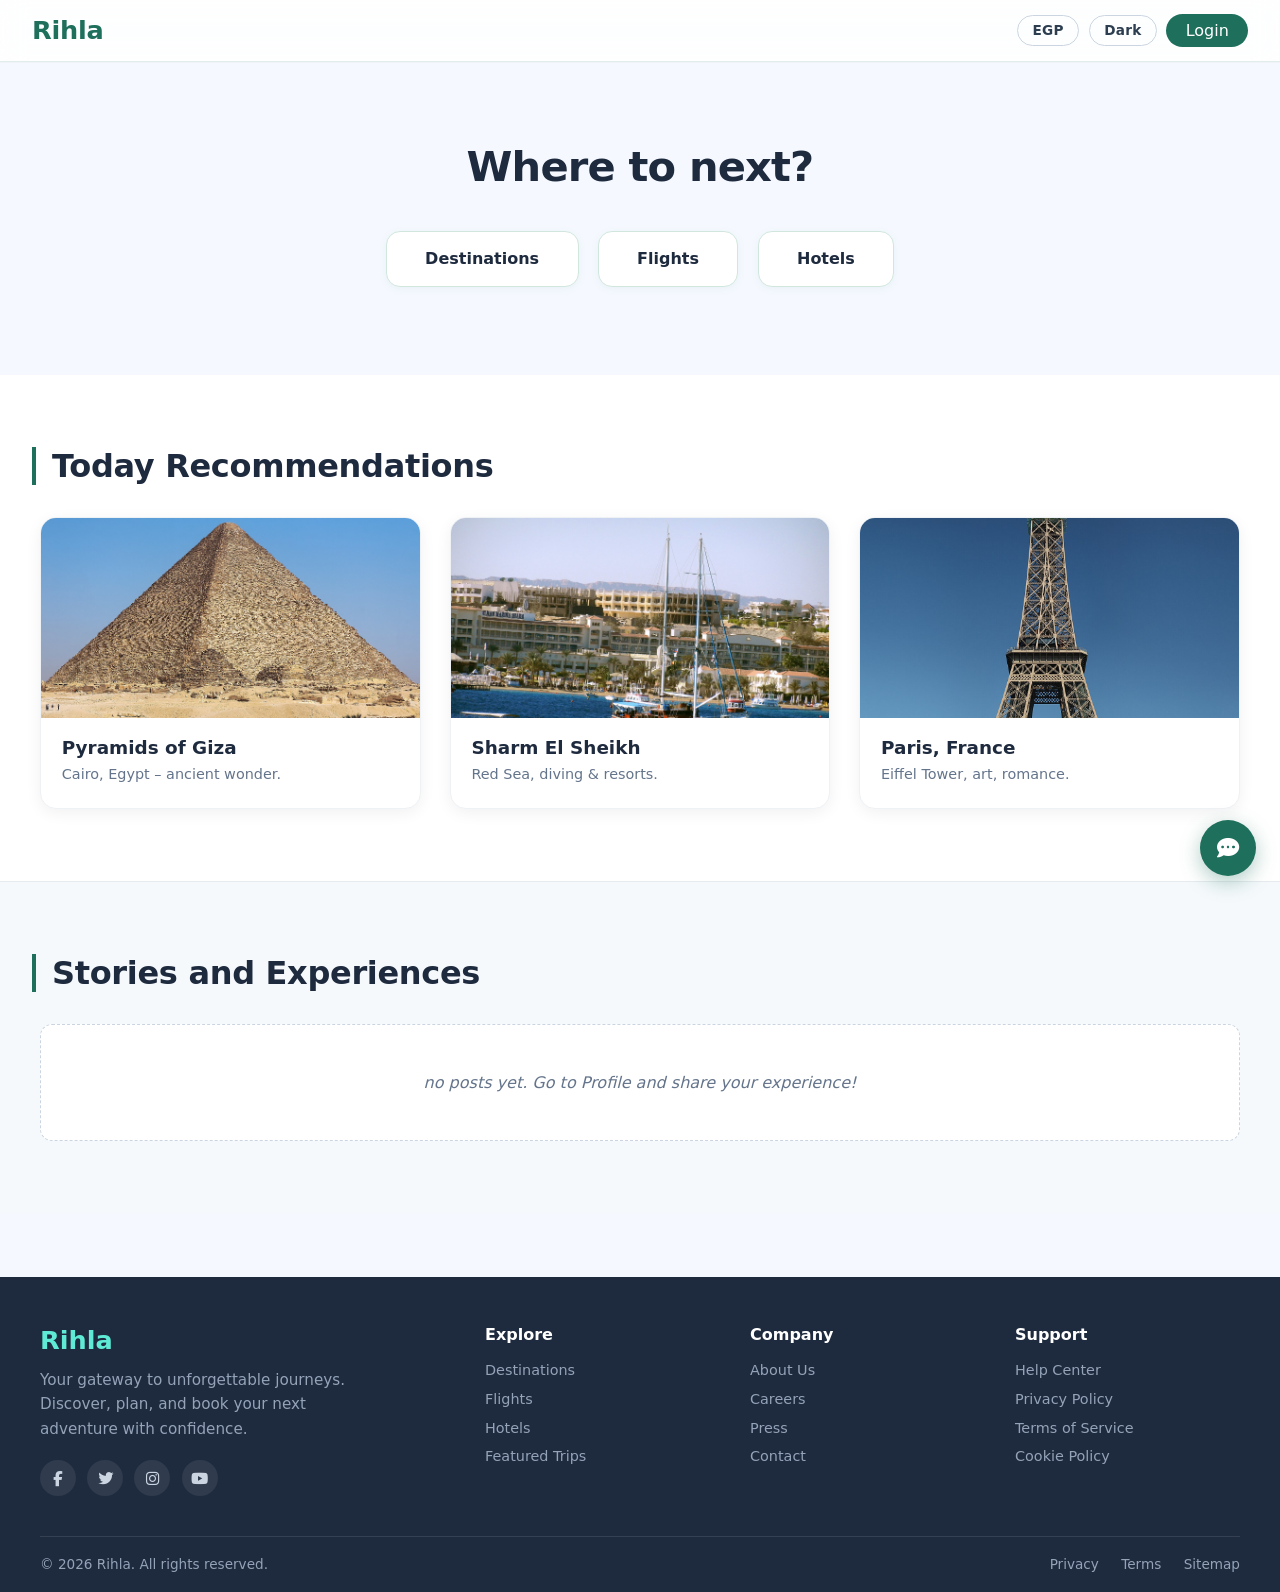
<file: index.html>
<!DOCTYPE html>
<html lang="en">
<head>
    <meta charset="UTF-8">
    <meta name="viewport" content="width=device-width, initial-scale=1.0">
    <title>Rihla - Home</title>
    <link rel="stylesheet" href="MainLayout/style.css">
    <link rel="stylesheet" href="MainLayout/homePage.css">
    <link rel="stylesheet" href="https://cdnjs.cloudflare.com/ajax/libs/font-awesome/6.4.0/css/all.min.css">
    <link rel="stylesheet" href="NewLayout/homePage.css">
</head>
<body>
<nav class="navbar">
        <a href="index.html" class="logo">Rihla</a>
        <div class="nav-links">
            <button id="currencyToggleBtn" class="currency-toggle-btn" type="button" onclick="toggleCurrency()">EGP</button>
            <button id="layoutToggleBtn" class="layout-toggle-btn" type="button" onclick="toggleLayout()">Dark</button>
            <a href="login.html" id="loginNavLink" class="login-link">Login</a>
        </div>
    </nav>

    <div class="search-section">
        <div class="hero-content">
            <div class="hero-brand dark-only">Rihla</div>
            <h2 class="search-title">Where to next?</h2>
            <div class="search-options">
                <a href="Dist_Search.html" class="search-card primary"><i class="fas fa-map-marker-alt"></i><span class="verb">Find </span>Destinations</a>
                <a href="Flight_Search.html" class="search-card"><i class="fas fa-plane"></i><span class="verb">Book </span>Flights</a>
                <a href="Hotel_Search.html" class="search-card"><i class="fas fa-hotel"></i><span class="verb">Reserve </span>Hotels</a>
            </div>
        </div>
        <div class="hero-featured dark-only">
            <img src="images/pyramids.jpg" alt="Pyramids of Giza">
            <div class="hero-featured-overlay">
                <h3>Pyramids of Giza</h3>
                <span>Ancient Wonders</span>
            </div>
        </div>
    </div>

    <!-- Recommendations (static) -->
    <div class="recommendations">
        <h2 class="section-title">Today Recommendations</h2>
        <div class="cards">
            <div class="card">
                <img class="card-img" src="images/pyramids.jpg" alt="Pyramids of Giza">
                <div class="card-content">
                    <div class="card-title">Pyramids of Giza</div>
                    <p>Cairo, Egypt – ancient wonder.</p>
                </div>
            </div>
            <div class="card">
                <img class="card-img" src="images/sharm.jpg" alt="Sharm El Sheikh">
                <div class="card-content">
                    <div class="card-title">Sharm El Sheikh</div>
                    <p>Red Sea, diving & resorts.</p>
                </div>
            </div>
            <div class="card">
                <img class="card-img" src="images/paris.jpg" alt="Paris">
                <div class="card-content">
                    <div class="card-title">Paris, France</div>
                    <p>Eiffel Tower, art, romance.</p>
                </div>
            </div>
        </div>
    </div>

    <!-- Discover from experience (posts from localStorage) -->
    <div class="discover">
        <h2 class="section-title">Stories and Experiences</h2>
        <div id="postsContainer" class="posts-grid">
            <!-- loaded by JS -->
        </div>
    </div>

    <footer class="site-footer">
        <div class="footer-main">
            <div class="footer-brand">
                <a href="index.html" class="footer-logo">Rihla</a>
                <p class="footer-tagline">Your gateway to unforgettable journeys. Discover, plan, and book your next adventure with confidence.</p>
                <div class="footer-social">
                    <a href="#" aria-label="Facebook"><i class="fab fa-facebook-f"></i></a>
                    <a href="#" aria-label="Twitter"><i class="fab fa-twitter"></i></a>
                    <a href="#" aria-label="Instagram"><i class="fab fa-instagram"></i></a>
                    <a href="#" aria-label="YouTube"><i class="fab fa-youtube"></i></a>
                </div>
            </div>
            <div class="footer-col">
                <h4>Explore</h4>
                <ul>
                    <li><a href="Dist_Search.html">Destinations</a></li>
                    <li><a href="Flight_Search.html">Flights</a></li>
                    <li><a href="Hotel_Search.html">Hotels</a></li>
                    <li><a href="index.html">Featured Trips</a></li>
                </ul>
            </div>
            <div class="footer-col">
                <h4>Company</h4>
                <ul>
                    <li><a href="about.html">About Us</a></li>
                    <li><a href="#">Careers</a></li>
                    <li><a href="#">Press</a></li>
                    <li><a href="#" onclick="toggleFeedback(); return false;">Contact</a></li>
                </ul>
            </div>
            <div class="footer-col">
                <h4>Support</h4>
                <ul>
                    <li><a href="#">Help Center</a></li>
                    <li><a href="#">Privacy Policy</a></li>
                    <li><a href="#">Terms of Service</a></li>
                    <li><a href="#">Cookie Policy</a></li>
                </ul>
            </div>
        </div>
        <div class="footer-bottom">
            <p>&copy; 2026 Rihla. All rights reserved.</p>
            <p class="footer-bottom-links">
                <a href="#">Privacy</a>
                <a href="#">Terms</a>
                <a href="#">Sitemap</a>
            </p>
        </div>
    </footer>

    <script src="js/common.js"></script>
    <script src="js/home.js"></script>
    <script>injectChat();</script>
</body>
</html>
</file>
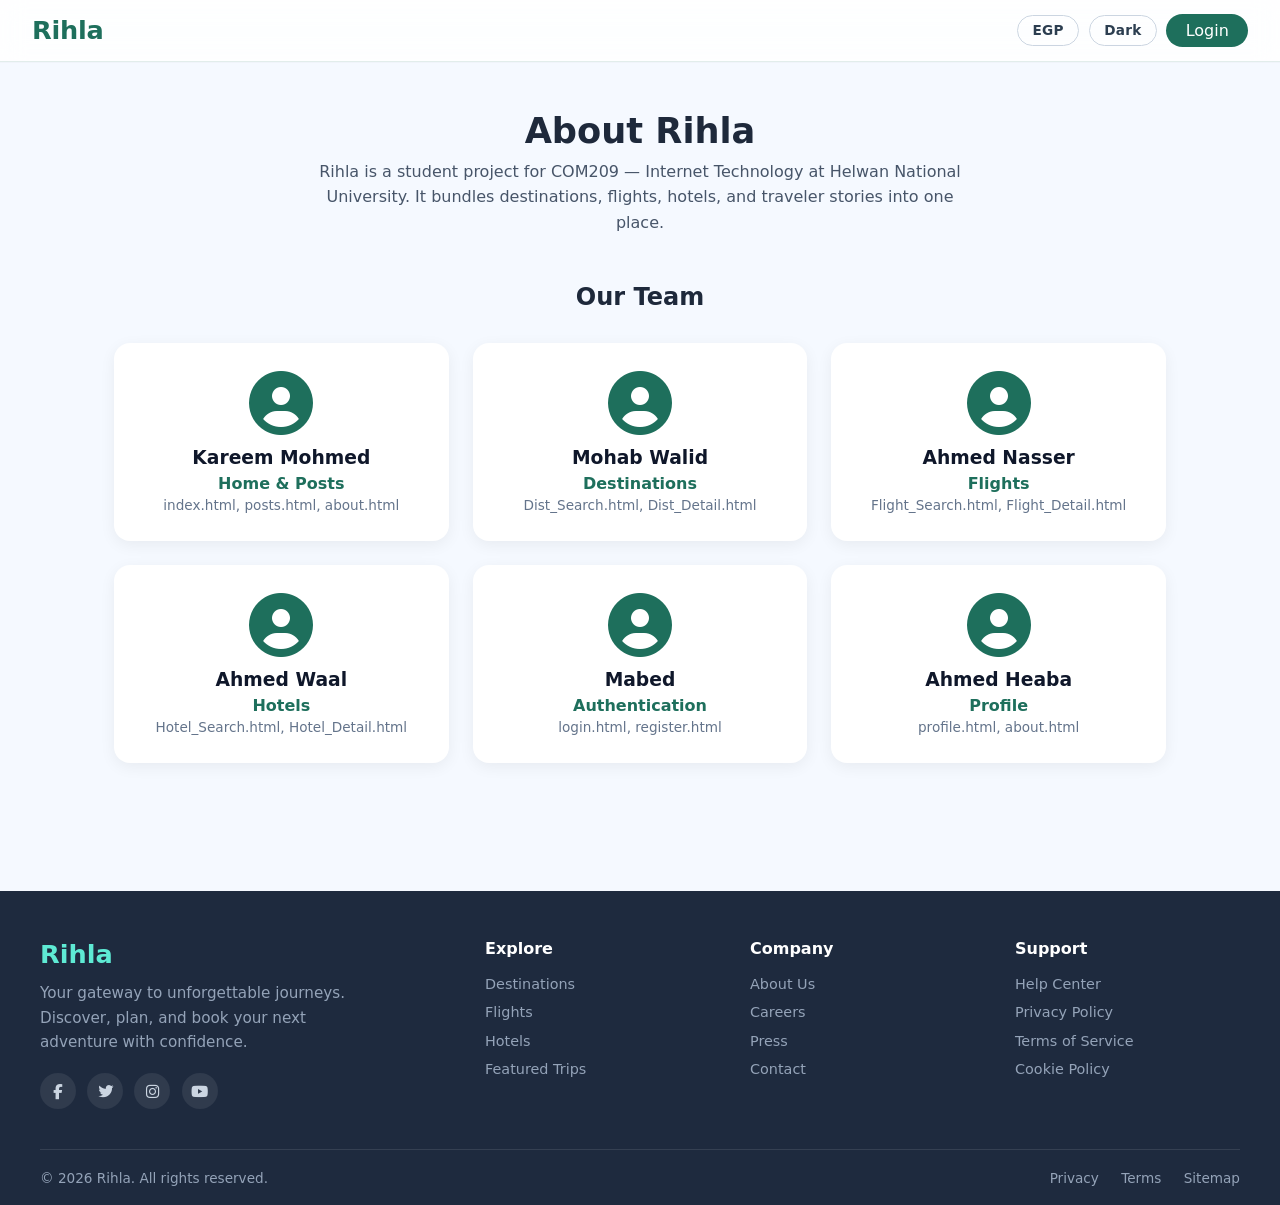
<file: about.html>
<!DOCTYPE html>
<html lang="en">
<head>
    <meta charset="UTF-8">
    <meta name="viewport" content="width=device-width, initial-scale=1.0">
    <title>About - Rihla</title>
    <link rel="stylesheet" href="MainLayout/style.css">
    <link rel="stylesheet" href="NewLayout/theme.css">
    <link rel="stylesheet" href="https://cdnjs.cloudflare.com/ajax/libs/font-awesome/6.4.0/css/all.min.css">
</head>
<body>
<nav class="navbar">
        <a href="index.html" class="logo">Rihla</a>
        <div class="nav-links">
            <button id="currencyToggleBtn" class="currency-toggle-btn" type="button" onclick="toggleCurrency()">EGP</button>
            <button id="layoutToggleBtn" class="layout-toggle-btn" type="button" onclick="toggleLayout()">Dark</button>
            <a href="login.html" id="loginNavLink" class="login-link">Login</a>
        </div>
    </nav>

    <section class="about-hero">
        <h1>About Rihla</h1>
        <p>Rihla is a student project for COM209 — Internet Technology at Helwan National University. It bundles destinations, flights, hotels, and traveler stories into one place.</p>
    </section>

    <section class="team-section">
        <h2>Our Team</h2>
        <div class="team-grid">
            <div class="team-card">
                <i class="fas fa-user-circle"></i>
                <h3>Kareem Mohmed</h3>
                <p class="team-role">Home & Posts</p>
                <p class="team-pages">index.html, posts.html, about.html</p>
            </div>
            <div class="team-card">
                <i class="fas fa-user-circle"></i>
                <h3>Mohab Walid</h3>
                <p class="team-role">Destinations</p>
                <p class="team-pages">Dist_Search.html, Dist_Detail.html</p>
            </div>
            <div class="team-card">
                <i class="fas fa-user-circle"></i>
                <h3>Ahmed Nasser</h3>
                <p class="team-role">Flights</p>
                <p class="team-pages">Flight_Search.html, Flight_Detail.html</p>
            </div>
            <div class="team-card">
                <i class="fas fa-user-circle"></i>
                <h3>Ahmed Waal</h3>
                <p class="team-role">Hotels</p>
                <p class="team-pages">Hotel_Search.html, Hotel_Detail.html</p>
            </div>
            <div class="team-card">
                <i class="fas fa-user-circle"></i>
                <h3>Mabed</h3>
                <p class="team-role">Authentication</p>
                <p class="team-pages">login.html, register.html</p>
            </div>
            <div class="team-card">
                <i class="fas fa-user-circle"></i>
                <h3>Ahmed Heaba</h3>
                <p class="team-role">Profile</p>
                <p class="team-pages">profile.html, about.html</p>
            </div>
        </div>
    </section>

    <footer class="site-footer">
        <div class="footer-main">
            <div class="footer-brand">
                <a href="index.html" class="footer-logo">Rihla</a>
                <p class="footer-tagline">Your gateway to unforgettable journeys. Discover, plan, and book your next adventure with confidence.</p>
                <div class="footer-social">
                    <a href="#" aria-label="Facebook"><i class="fab fa-facebook-f"></i></a>
                    <a href="#" aria-label="Twitter"><i class="fab fa-twitter"></i></a>
                    <a href="#" aria-label="Instagram"><i class="fab fa-instagram"></i></a>
                    <a href="#" aria-label="YouTube"><i class="fab fa-youtube"></i></a>
                </div>
            </div>
            <div class="footer-col">
                <h4>Explore</h4>
                <ul>
                    <li><a href="Dist_Search.html">Destinations</a></li>
                    <li><a href="Flight_Search.html">Flights</a></li>
                    <li><a href="Hotel_Search.html">Hotels</a></li>
                    <li><a href="index.html">Featured Trips</a></li>
                </ul>
            </div>
            <div class="footer-col">
                <h4>Company</h4>
                <ul>
                    <li><a href="about.html">About Us</a></li>
                    <li><a href="#">Careers</a></li>
                    <li><a href="#">Press</a></li>
                    <li><a href="#" onclick="toggleFeedback(); return false;">Contact</a></li>
                </ul>
            </div>
            <div class="footer-col">
                <h4>Support</h4>
                <ul>
                    <li><a href="#">Help Center</a></li>
                    <li><a href="#">Privacy Policy</a></li>
                    <li><a href="#">Terms of Service</a></li>
                    <li><a href="#">Cookie Policy</a></li>
                </ul>
            </div>
        </div>
        <div class="footer-bottom">
            <p>&copy; 2026 Rihla. All rights reserved.</p>
            <p class="footer-bottom-links">
                <a href="#">Privacy</a>
                <a href="#">Terms</a>
                <a href="#">Sitemap</a>
            </p>
        </div>
    </footer>

    <script src="js/common.js"></script>
</body>
</html>
</file>
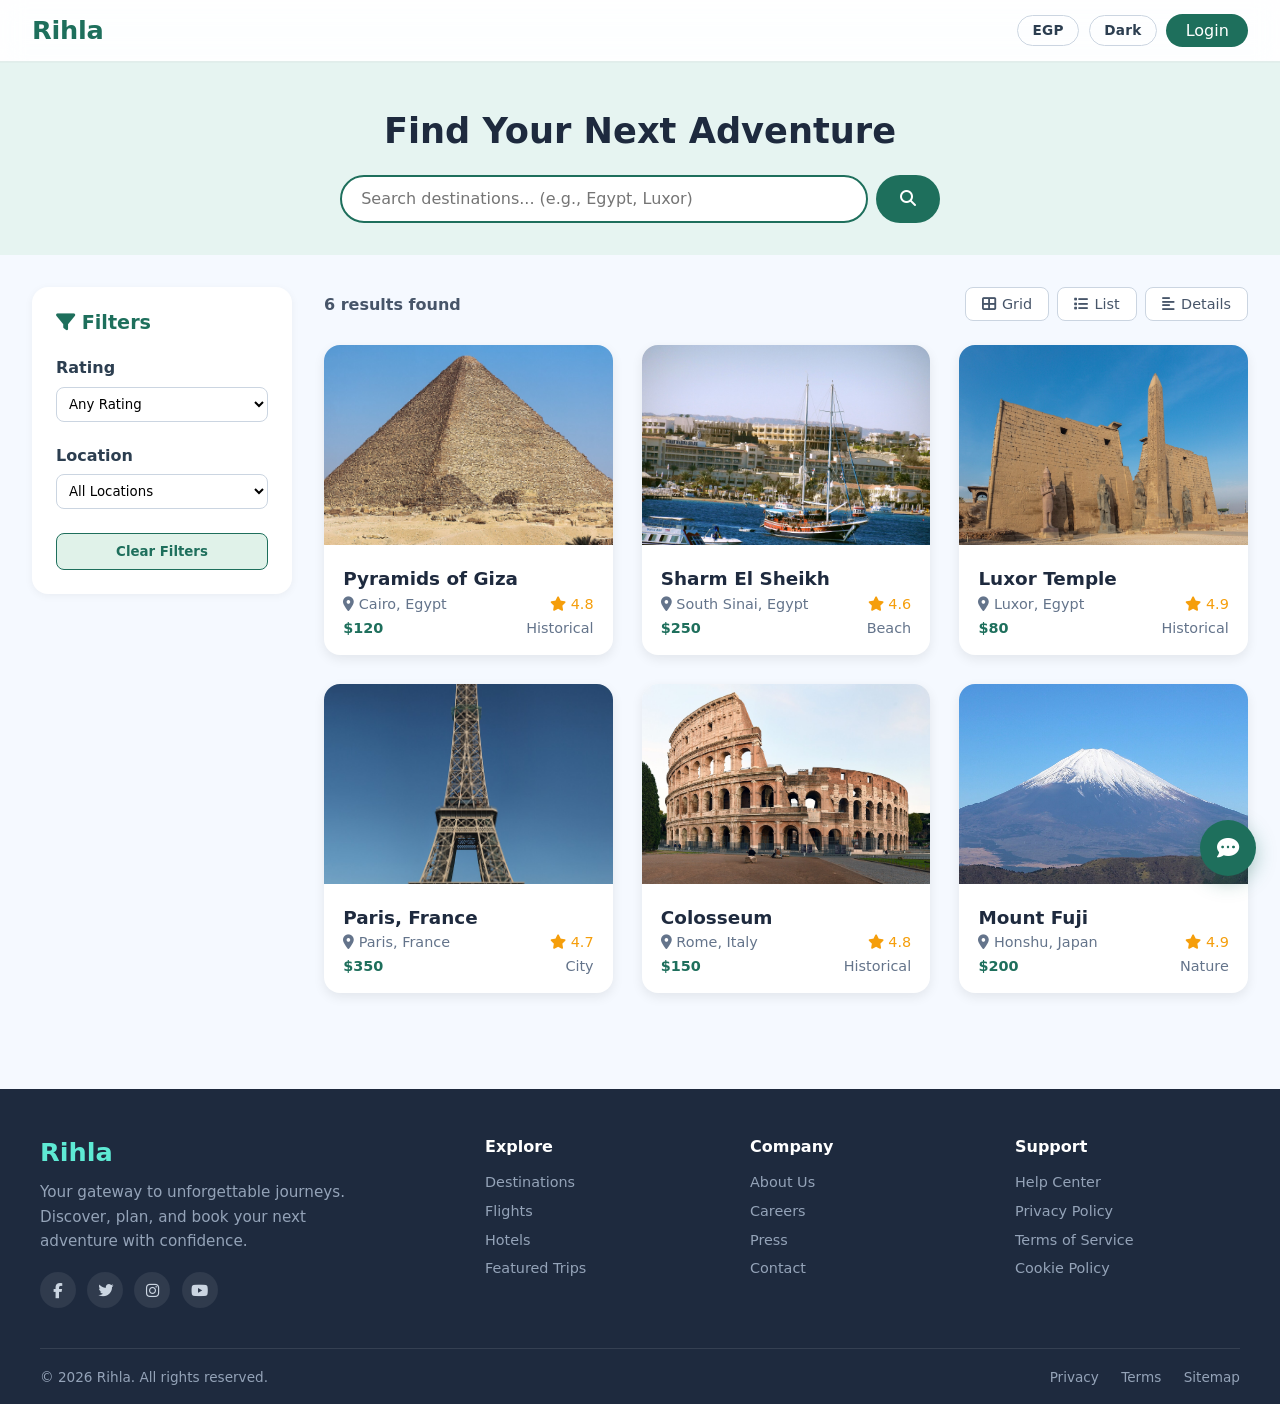
<file: Dist_Detail.html>
<!DOCTYPE html>
<html lang="en">
<head>
    <meta charset="UTF-8">
    <meta name="viewport" content="width=device-width, initial-scale=1.0">
    <title>Rihla - Destination Details</title>
    <link rel="stylesheet" href="MainLayout/style.css">
    <link rel="stylesheet" href="https://cdnjs.cloudflare.com/ajax/libs/font-awesome/6.4.0/css/all.min.css">
    <link rel="stylesheet" href="MainLayout/Dist_Detail.css">
    <link rel="stylesheet" href="NewLayout/detail.css">
</head>
<body>
    <!-- Navbar -->
    <nav class="navbar">
        <a href="index.html" class="logo">Rihla</a>
        <div class="nav-links">
            <button id="currencyToggleBtn" class="currency-toggle-btn" type="button" onclick="toggleCurrency()">EGP</button>
            <button id="layoutToggleBtn" class="layout-toggle-btn" type="button" onclick="toggleLayout()">Dark</button>
            <a href="login.html" id="loginNavLink" class="login-link">Login</a>
        </div>
    </nav>

    <!-- Detail Page Container -->
    <div class="detail-page-container">
        <a href="Dist_Search.html" class="back-btn">
            <i class="fas fa-arrow-left"></i> Back to Search
        </a>

        <div class="dest-detail-card">
            <!-- Header -->
            <div class="dest-detail-header">
                <div>
                    <div class="dest-name" id="detailDestName"></div>
                    <div class="dest-location" id="detailDestLocation"></div>
                </div>
                <div class="dest-price-display">
                    <div class="price" id="detailDestPrice">$0</div>
                    <div class="per-person">/person</div>
                </div>
            </div>

            <!-- Images -->
            <div class="dest-images-section">
                <div class="main-image-container">
                    <img id="detailMainImage" src="" alt="">
                </div>
                <div class="thumbnail-container" id="detailThumbnailContainer">
                    <!-- Thumbnails will be added here -->
                </div>
            </div>

            <!-- Video (only shown for destinations that have a promo file) -->
            <div class="dest-video-section" id="destVideoSection" style="display:none;">
                <h3 class="info-section-title"><i class="fas fa-video"></i> Destination Promo</h3>
                <video class="dest-video" id="destVideo" autoplay muted loop playsinline disablepictureinpicture>
                    <source id="destVideoSource" src="" type="video/mp4">
                    Your browser does not support the video tag.
                </video>
            </div>

            <!-- Info Section -->
            <div class="dest-info-section">
                <h3 class="info-section-title"><i class="fas fa-info-circle"></i> Destination Details</h3>
                <div class="info-grid">
                    <div class="info-box">
                        <h4>Rating</h4>
                        <p id="detailDestRating"></p>
                    </div>
                    <div class="info-box">
                        <h4>Category</h4>
                        <p id="detailDestCategory"></p>
                    </div>
                    <div class="info-box">
                        <h4>Country</h4>
                        <p id="detailDestCountry"></p>
                    </div>
                    <div class="info-box">
                        <h4>Weather</h4>
                        <p id="detailDestWeather"></p>
                    </div>
                </div>

                <!-- Description -->
                <div class="description-section">
                    <h4>About this Destination</h4>
                    <p id="detailDestDescription"></p>
                </div>

                <!-- Events -->
                <div class="events-widget">
                    <h3 class="info-section-title"><i class="fas fa-calendar-alt"></i> Events & Tours</h3>
                    <table class="events-table">
                        <thead>
                            <tr>
                                <th>#</th>
                                <th>Event</th>
                                <th>Time</th>
                            </tr>
                        </thead>
                        <tbody id="detailEventsList"></tbody>
                    </table>
                </div>

                <!-- Booking Card -->
                <div class="booking-card">
                    <h3><i class="fas fa-ticket-alt"></i> Book Your Trip</h3>

                    <div class="booking-form-row">
                        <div class="form-group">
                            <label>Date</label>
                            <input type="date" id="bookDate">
                        </div>
                        <div class="form-group">
                            <label>Time</label>
                            <input type="time" id="bookTime">
                        </div>
                    </div>

                    <div class="form-group">
                        <label class="checkbox-label">
                            <input type="checkbox" id="bookGuide" onchange="updateDestinationTotal()">
                            <span id="guideAddonLabel">Book a Tour Guide (+$50)</span>
                        </label>
                    </div>

                    <div class="booking-total">
                        <span class="total-label">Total Price:</span>
                        <span class="total-amount" id="totalPrice">$0</span>
                    </div>
                    <button class="detail-book-btn" onclick="bookDestination()">Book Now</button>
                </div>

                <!-- Comments -->
                <div class="comments-section">
                    <h3 class="info-section-title"><i class="fas fa-comments"></i> Reviews</h3>
                    <div class="comments-list" id="detailComments"></div>
                    <div class="comment-input">
                        <input type="text" id="commentText" placeholder="Write a review...">
                        <button onclick="addDestinationComment()"><i class="fas fa-paper-plane"></i></button>
                    </div>
                </div>
            </div>
        </div>
    </div>

<footer class="site-footer">
        <div class="footer-main">
            <div class="footer-brand">
                <a href="index.html" class="footer-logo">Rihla</a>
                <p class="footer-tagline">Your gateway to unforgettable journeys. Discover, plan, and book your next adventure with confidence.</p>
                <div class="footer-social">
                    <a href="#" aria-label="Facebook"><i class="fab fa-facebook-f"></i></a>
                    <a href="#" aria-label="Twitter"><i class="fab fa-twitter"></i></a>
                    <a href="#" aria-label="Instagram"><i class="fab fa-instagram"></i></a>
                    <a href="#" aria-label="YouTube"><i class="fab fa-youtube"></i></a>
                </div>
            </div>
            <div class="footer-col">
                <h4>Explore</h4>
                <ul>
                    <li><a href="Dist_Search.html">Destinations</a></li>
                    <li><a href="Flight_Search.html">Flights</a></li>
                    <li><a href="Hotel_Search.html">Hotels</a></li>
                    <li><a href="index.html">Featured Trips</a></li>
                </ul>
            </div>
            <div class="footer-col">
                <h4>Company</h4>
                <ul>
                    <li><a href="about.html">About Us</a></li>
                    <li><a href="#">Careers</a></li>
                    <li><a href="#">Press</a></li>
                    <li><a href="#" onclick="toggleFeedback(); return false;">Contact</a></li>
                </ul>
            </div>
            <div class="footer-col">
                <h4>Support</h4>
                <ul>
                    <li><a href="#">Help Center</a></li>
                    <li><a href="#">Privacy Policy</a></li>
                    <li><a href="#">Terms of Service</a></li>
                    <li><a href="#">Cookie Policy</a></li>
                </ul>
            </div>
        </div>
        <div class="footer-bottom">
            <p>&copy; 2026 Rihla. All rights reserved.</p>
            <p class="footer-bottom-links">
                <a href="#">Privacy</a>
                <a href="#">Terms</a>
                <a href="#">Sitemap</a>
            </p>
        </div>
    </footer>

    <script src="js/common.js"></script>
    <script src="js/destinations.js"></script>
    <script>injectChat();</script>
    <script>
        document.addEventListener('DOMContentLoaded', () => {
            updateNavbar();
            loadDestinationDetail();
        });
    </script>
</body>
</html>
</file>
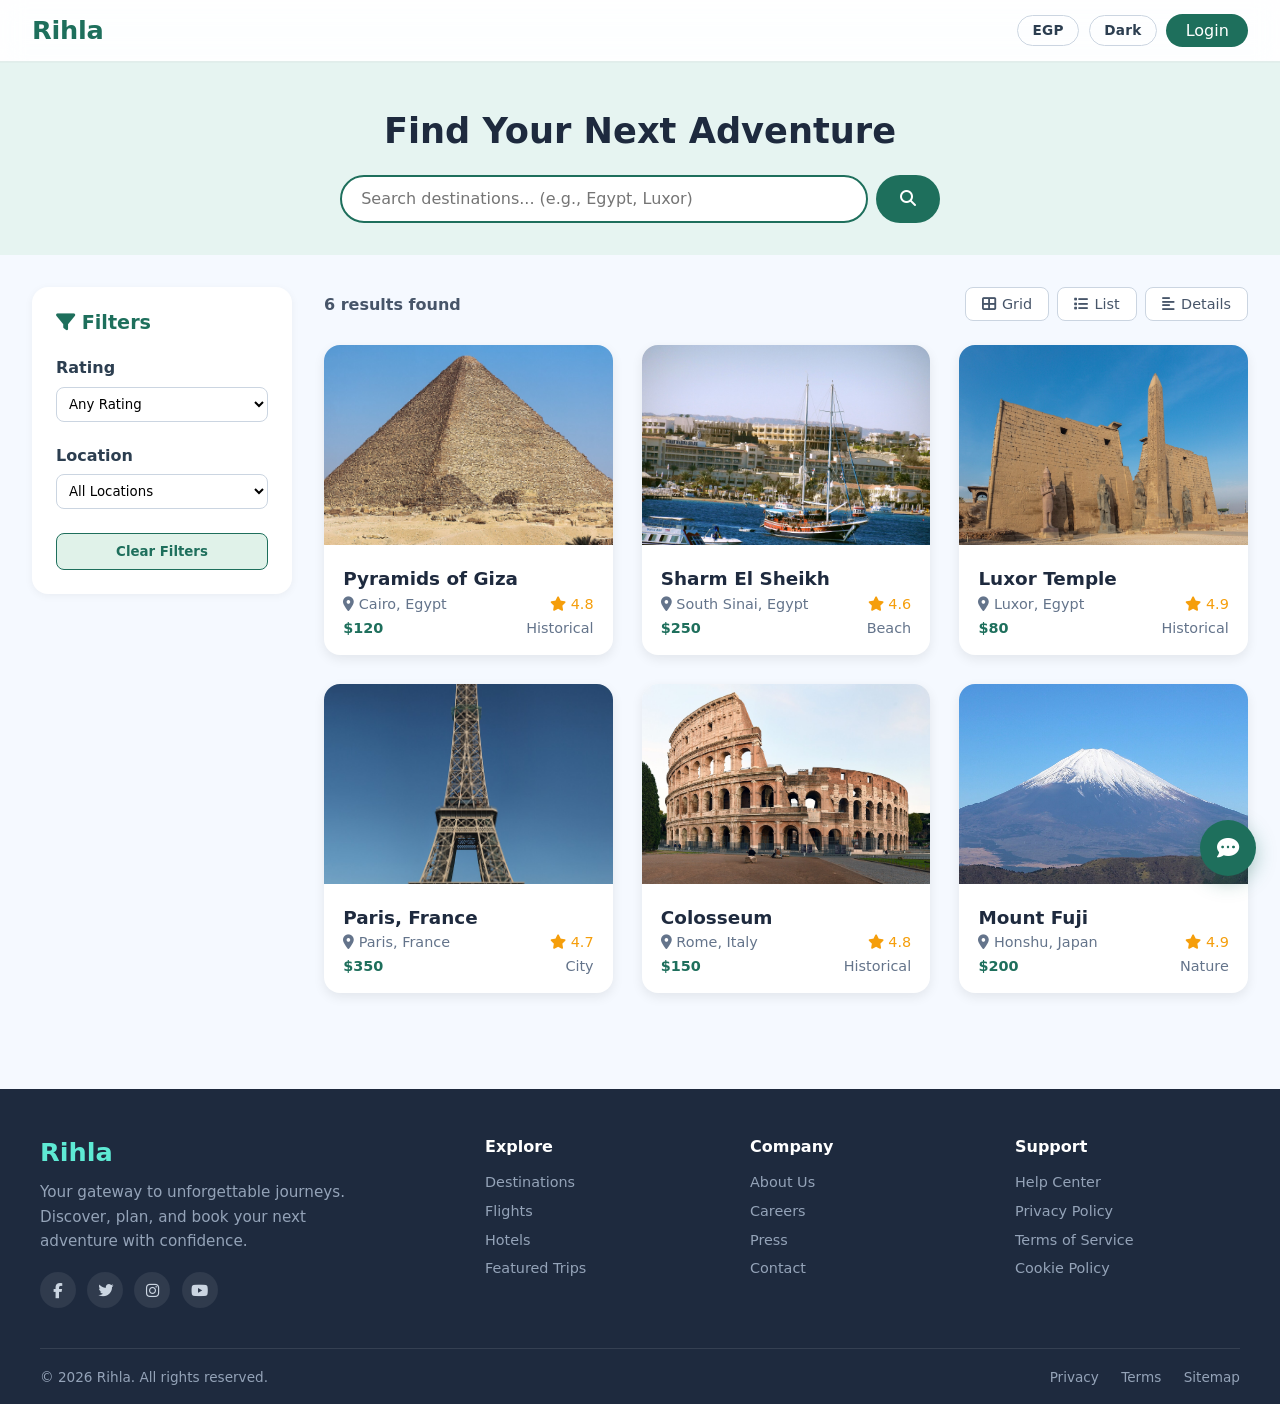
<file: Dist_Search.html>
<!DOCTYPE html>
<html lang="en">
<head>
    <meta charset="UTF-8">
    <meta name="viewport" content="width=device-width, initial-scale=1.0">
    <title>Rihla - Search Destinations</title>
    <link rel="stylesheet" href="MainLayout/style.css">
    <link rel="stylesheet" href="MainLayout/Dist_Search.css">
    <link rel="stylesheet" href="https://cdnjs.cloudflare.com/ajax/libs/font-awesome/6.4.0/css/all.min.css">
    <link rel="stylesheet" href="NewLayout/search.css">
</head>
<body>
    <!-- Navbar -->
<nav class="navbar">
        <a href="index.html" class="logo">Rihla</a>
        <div class="nav-links">
            <button id="currencyToggleBtn" class="currency-toggle-btn" type="button" onclick="toggleCurrency()">EGP</button>
            <button id="layoutToggleBtn" class="layout-toggle-btn" type="button" onclick="toggleLayout()">Dark</button>
            <a href="login.html" id="loginNavLink" class="login-link">Login</a>
        </div>
    </nav>

    <!-- Search Header -->
    <div class="search-page-header">
        <h1>Find Your Next Adventure</h1>
        <div class="search-bar-container">
            <input type="text" id="searchInput" placeholder="Search destinations... (e.g., Egypt, Luxor)" class="search-input">
            <button class="search-btn" onclick="applyFilters()"><i class="fas fa-search"></i></button>
        </div>
    </div>

    <!-- Main Content -->
    <div class="search-page-container">
        <!-- Filters Sidebar -->
        <aside class="filters-sidebar">
            <h3><i class="fas fa-filter"></i> Filters</h3>

            <div class="filter-group">
                <label>Rating</label>
                <select id="ratingFilter" class="filter-select">
                    <option value="0">Any Rating</option>
                    <option value="4">4+ Stars</option>
                    <option value="4.5">4.5+ Stars</option>
                    <option value="5">5 Stars</option>
                </select>
            </div>

            <div class="filter-group">
                <label>Location</label>
                <select id="locationFilter" class="filter-select">
                    <option value="all">All Locations</option>
                    <option value="egypt">Egypt</option>
                    <option value="france">France</option>
                    <option value="italy">Italy</option>
                    <option value="japan">Japan</option>
                </select>
            </div>
            <!-- fix the clear filter btn-->
            <button class="clear-filters-btn" onclick="clearFilters()">Clear Filters</button>
        </aside>

        <!-- Results Section -->
        <div class="results-section">
            <!-- View Toggle & Results Count -->
            <div class="results-header">
                <span id="resultsCount">6 destinations found</span>
                <div class="view-toggle">
                    <button class="view-btn" data-view="grid" onclick="switchView('grid')">
                        <i class="fas fa-th-large"></i> Grid
                    </button>
                    <button class="view-btn" data-view="list" onclick="switchView('list')">
                        <i class="fas fa-list"></i> List
                    </button>
                    <button class="view-btn" data-view="details" onclick="switchView('details')">
                        <i class="fas fa-align-left"></i> Details
                    </button>
                </div>
            </div>

            <!-- Destinations Container -->
            <div id="destinationsContainer" class="destinations-grid">
                <!-- Dynamic content -->
            </div>
        </div>
    </div>

    <footer class="site-footer">
        <div class="footer-main">
            <div class="footer-brand">
                <a href="index.html" class="footer-logo">Rihla</a>
                <p class="footer-tagline">Your gateway to unforgettable journeys. Discover, plan, and book your next adventure with confidence.</p>
                <div class="footer-social">
                    <a href="#" aria-label="Facebook"><i class="fab fa-facebook-f"></i></a>
                    <a href="#" aria-label="Twitter"><i class="fab fa-twitter"></i></a>
                    <a href="#" aria-label="Instagram"><i class="fab fa-instagram"></i></a>
                    <a href="#" aria-label="YouTube"><i class="fab fa-youtube"></i></a>
                </div>
            </div>
            <div class="footer-col">
                <h4>Explore</h4>
                <ul>
                    <li><a href="Dist_Search.html">Destinations</a></li>
                    <li><a href="Flight_Search.html">Flights</a></li>
                    <li><a href="Hotel_Search.html">Hotels</a></li>
                    <li><a href="index.html">Featured Trips</a></li>
                </ul>
            </div>
            <div class="footer-col">
                <h4>Company</h4>
                <ul>
                    <li><a href="about.html">About Us</a></li>
                    <li><a href="#">Careers</a></li>
                    <li><a href="#">Press</a></li>
                    <li><a href="#" onclick="toggleFeedback(); return false;">Contact</a></li>
                </ul>
            </div>
            <div class="footer-col">
                <h4>Support</h4>
                <ul>
                    <li><a href="#">Help Center</a></li>
                    <li><a href="#">Privacy Policy</a></li>
                    <li><a href="#">Terms of Service</a></li>
                    <li><a href="#">Cookie Policy</a></li>
                </ul>
            </div>
        </div>
        <div class="footer-bottom">
            <p>&copy; 2026 Rihla. All rights reserved.</p>
            <p class="footer-bottom-links">
                <a href="#">Privacy</a>
                <a href="#">Terms</a>
                <a href="#">Sitemap</a>
            </p>
        </div>
    </footer>

    <script src="js/common.js"></script>
    <script src="js/destinations.js"></script>
    <script>injectChat();</script>
</body>
</html>
</file>
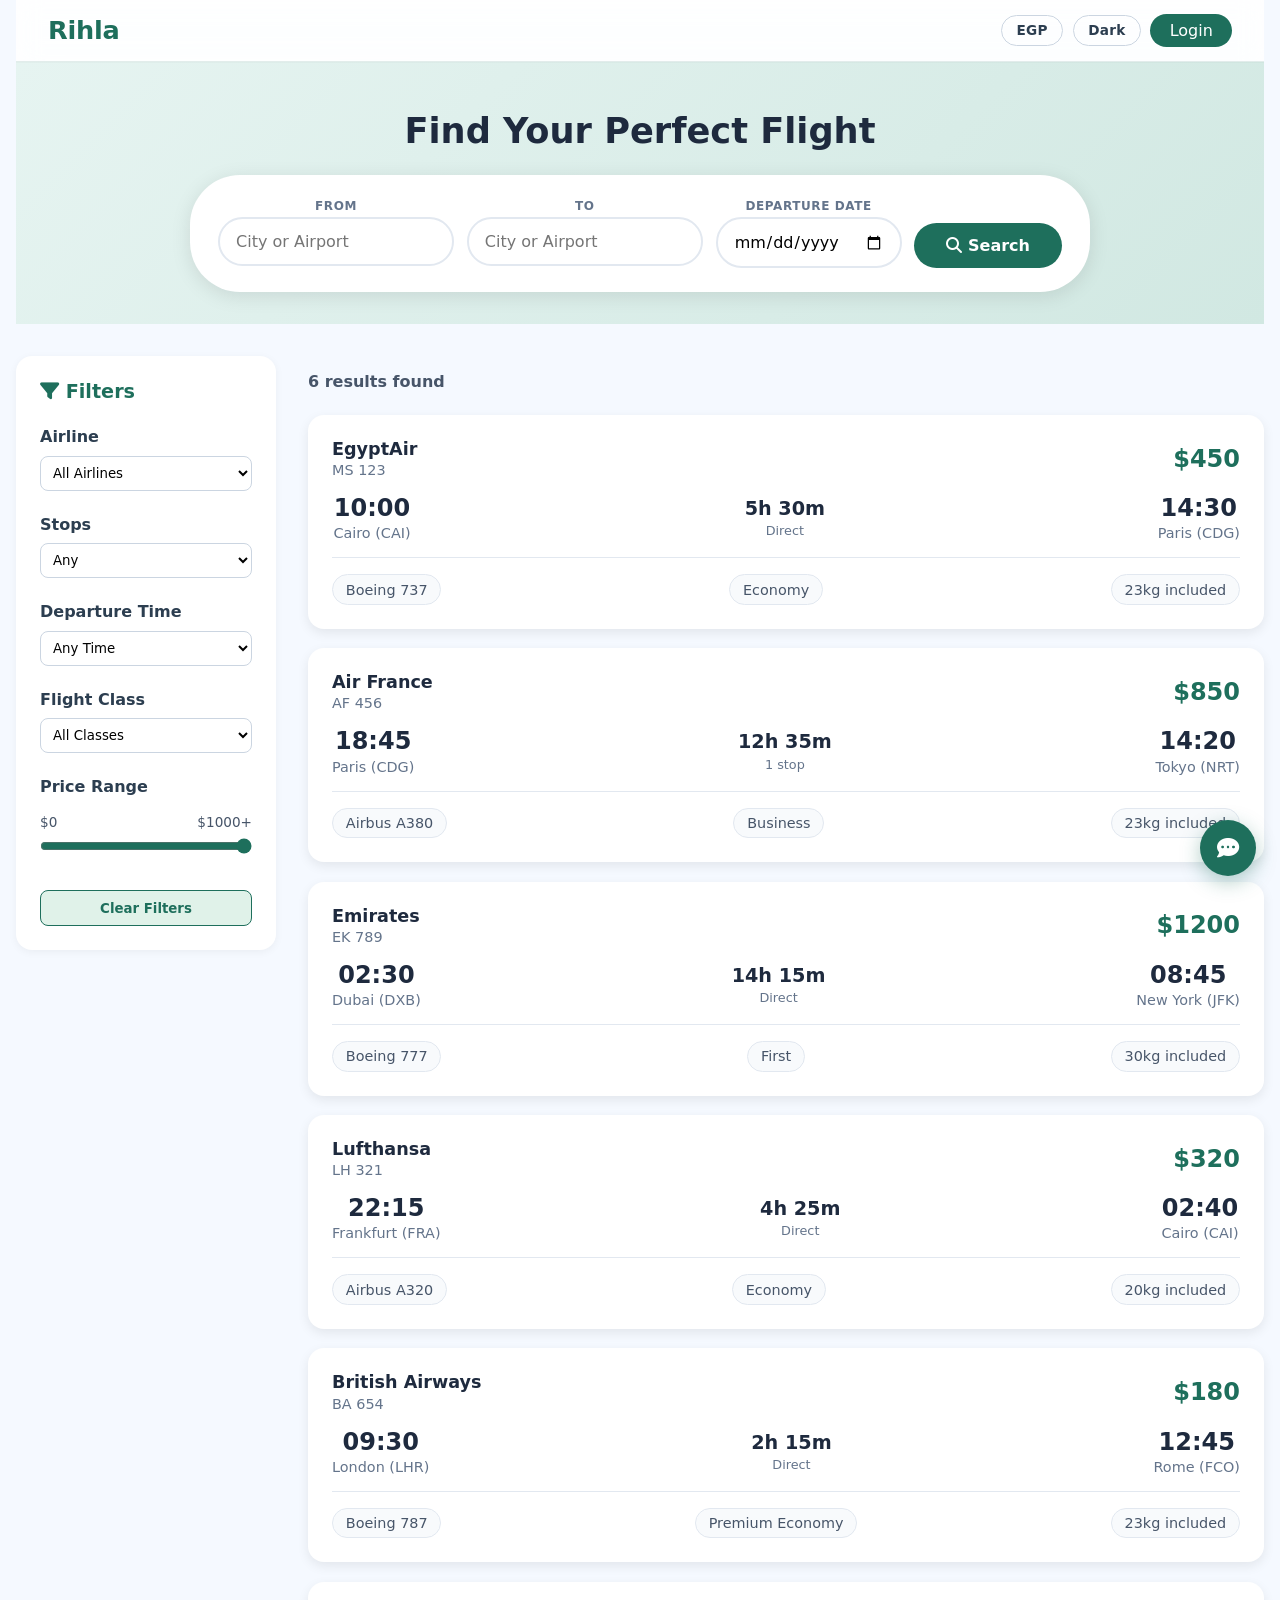
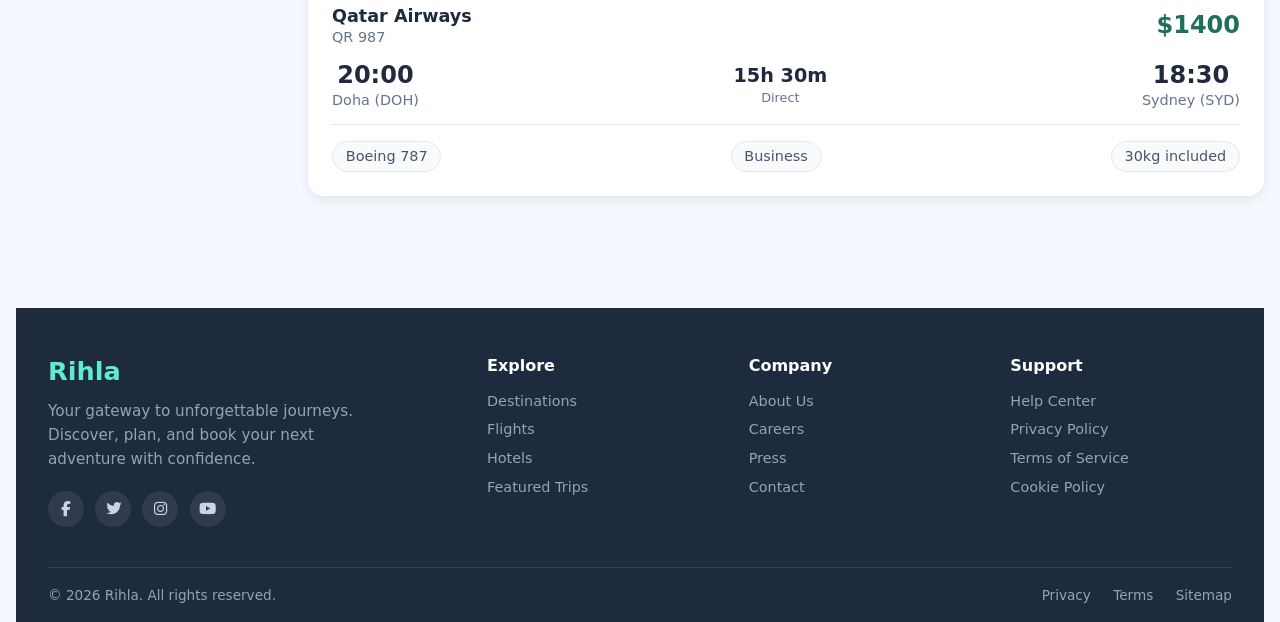
<file: Flight_Detail.html>
<!DOCTYPE html>
<html lang="en">
<head>
    <meta charset="UTF-8">
    <meta name="viewport" content="width=device-width, initial-scale=1.0">
    <title>Rihla - Flight Details</title>
    <link rel="stylesheet" href="MainLayout/style.css">
    <link rel="stylesheet" href="https://cdnjs.cloudflare.com/ajax/libs/font-awesome/6.4.0/css/all.min.css">
    <link rel="stylesheet" href="MainLayout/Flight_Detail.css">
    <link rel="stylesheet" href="NewLayout/detail.css">
</head>
<body>
    <!-- Navbar -->
<nav class="navbar">
        <a href="index.html" class="logo">Rihla</a>
        <div class="nav-links">
            <button id="currencyToggleBtn" class="currency-toggle-btn" type="button" onclick="toggleCurrency()">EGP</button>
            <button id="layoutToggleBtn" class="layout-toggle-btn" type="button" onclick="toggleLayout()">Dark</button>
            <a href="login.html" id="loginNavLink" class="login-link">Login</a>
        </div>
    </nav>

    <!-- Detail Page Container -->
    <div class="detail-page-container">
        <a href="Flight_Search.html" class="back-btn">
            <i class="fas fa-arrow-left"></i> Back to Search
        </a>

        <div class="flight-detail-card">
            <!-- Header -->
            <div class="flight-detail-header">
                <div class="airline-info">
                    <div class="airline-logo" id="detailAirlineLogo"></div>
                    <div>
                        <div class="airline-name" id="detailAirlineName"></div>
                        <div class="flight-number" id="detailFlightNumber"></div>
                    </div>
                </div>
                <div class="flight-numbers">
                    <div class="aircraft-type" id="detailAircraft"></div>
                </div>
            </div>

            <!-- Route -->
            <div class="flight-route-detail">
                <div class="route-endpoint">
                    <div class="time" id="detailDepartureTime"></div>
                    <div class="date" id="detailDepartureDate"></div>
                    <div class="airport-code" id="detailDepartureAirport"></div>
                    <div class="city-name" id="detailDepartureCity"></div>
                </div>
                <div class="route-arrow-detail">
                    <i class="fas fa-plane"></i>
                    <div style="font-size: 0.8rem; margin-top: 0.5rem;" id="detailDuration"></div>
                </div>
                <div class="route-endpoint">
                    <div class="time" id="detailArrivalTime"></div>
                    <div class="date" id="detailArrivalDate"></div>
                    <div class="airport-code" id="detailArrivalAirport"></div>
                    <div class="city-name" id="detailArrivalCity"></div>
                </div>
            </div>

            <!-- Info Section -->
            <div class="flight-info-section">
                <h3 class="info-section-title"><i class="fas fa-info-circle"></i> Flight Details</h3>
                <div class="info-grid">
                    <div class="info-box">
                        <h4>Duration</h4>
                        <p id="detailTotalDuration"></p>
                        <p class="sub-info" id="detailStops"></p>
                    </div>
                    <div class="info-box">
                        <h4>Baggage</h4>
                        <p id="detailBaggage"></p>
                        <p class="sub-info">Included</p>
                    </div>
                    <div class="info-box">
                        <h4>Aircraft</h4>
                        <p id="detailAircraftType"></p>
                        <p class="sub-info" id="detailAircraftConfig"></p>
                    </div>
                    <div class="info-box">
                        <h4>Meals</h4>
                        <p id="detailMeals"></p>
                        <p class="sub-info">Included</p>
                    </div>
                </div>

                <!-- Booking Card -->
                <div class="booking-card">
                    <h3 class="info-section-title" style="border-color: white; color: white;">
                        <i class="fas fa-ticket-alt"></i> Book This Flight
                    </h3>

                    <!-- Class Options -->
                    <p style="margin-bottom: 0.8rem;">Select Class:</p>
                    <div class="booking-options" id="classOptions"></div>

                    <!-- Passengers -->
                    <div class="passenger-section">
                        <div class="passenger-group">
                            <label>Adults (12+)</label>
                            <select id="adultCount" onchange="updateFlightTotal()">
                                <option value="1">1 Adult</option>
                                <option value="2">2 Adults</option>
                                <option value="3">3 Adults</option>
                                <option value="4">4 Adults</option>
                            </select>
                        </div>
                        <div class="passenger-group">
                            <label>Children (2-11)</label>
                            <select id="childCount" onchange="updateFlightTotal()">
                                <option value="0">0 Children</option>
                                <option value="1">1 Child</option>
                                <option value="2">2 Children</option>
                            </select>
                        </div>
                    </div>

                    <!-- Promo Code -->
                    <div class="promo-section">
                        <input type="text" id="promoCode" placeholder="Promo code (try SAVE10)">
                        <button type="button" onclick="applyPromo()">Apply</button>
                    </div>
                    <div class="promo-message" id="promoMessage"></div>

                    <!-- Total & Book Button -->
                    <div class="booking-total">
                        <span class="total-label">Total Price:</span>
                        <span class="total-amount" id="totalPrice">$0</span>
                    </div>
                    <button class="detail-book-btn" onclick="bookFlight()">Book Now</button>
                </div>
            </div>
        </div>
    </div>

<footer class="site-footer">
        <div class="footer-main">
            <div class="footer-brand">
                <a href="index.html" class="footer-logo">Rihla</a>
                <p class="footer-tagline">Your gateway to unforgettable journeys. Discover, plan, and book your next adventure with confidence.</p>
                <div class="footer-social">
                    <a href="#" aria-label="Facebook"><i class="fab fa-facebook-f"></i></a>
                    <a href="#" aria-label="Twitter"><i class="fab fa-twitter"></i></a>
                    <a href="#" aria-label="Instagram"><i class="fab fa-instagram"></i></a>
                    <a href="#" aria-label="YouTube"><i class="fab fa-youtube"></i></a>
                </div>
            </div>
            <div class="footer-col">
                <h4>Explore</h4>
                <ul>
                    <li><a href="Dist_Search.html">Destinations</a></li>
                    <li><a href="Flight_Search.html">Flights</a></li>
                    <li><a href="Hotel_Search.html">Hotels</a></li>
                    <li><a href="index.html">Featured Trips</a></li>
                </ul>
            </div>
            <div class="footer-col">
                <h4>Company</h4>
                <ul>
                    <li><a href="about.html">About Us</a></li>
                    <li><a href="#">Careers</a></li>
                    <li><a href="#">Press</a></li>
                    <li><a href="#" onclick="toggleFeedback(); return false;">Contact</a></li>
                </ul>
            </div>
            <div class="footer-col">
                <h4>Support</h4>
                <ul>
                    <li><a href="#">Help Center</a></li>
                    <li><a href="#">Privacy Policy</a></li>
                    <li><a href="#">Terms of Service</a></li>
                    <li><a href="#">Cookie Policy</a></li>
                </ul>
            </div>
        </div>
        <div class="footer-bottom">
            <p>&copy; 2026 Rihla. All rights reserved.</p>
            <p class="footer-bottom-links">
                <a href="#">Privacy</a>
                <a href="#">Terms</a>
                <a href="#">Sitemap</a>
            </p>
        </div>
    </footer>

    <script src="js/common.js"></script>
    <script src="js/flights.js"></script>
    <script>injectChat();</script>
    <script>
        // Load flight details from URL parameter
        document.addEventListener('DOMContentLoaded', () => {
            updateNavbar();
            loadFlightDetail();
        });
    </script>
</body>
</html>
</file>
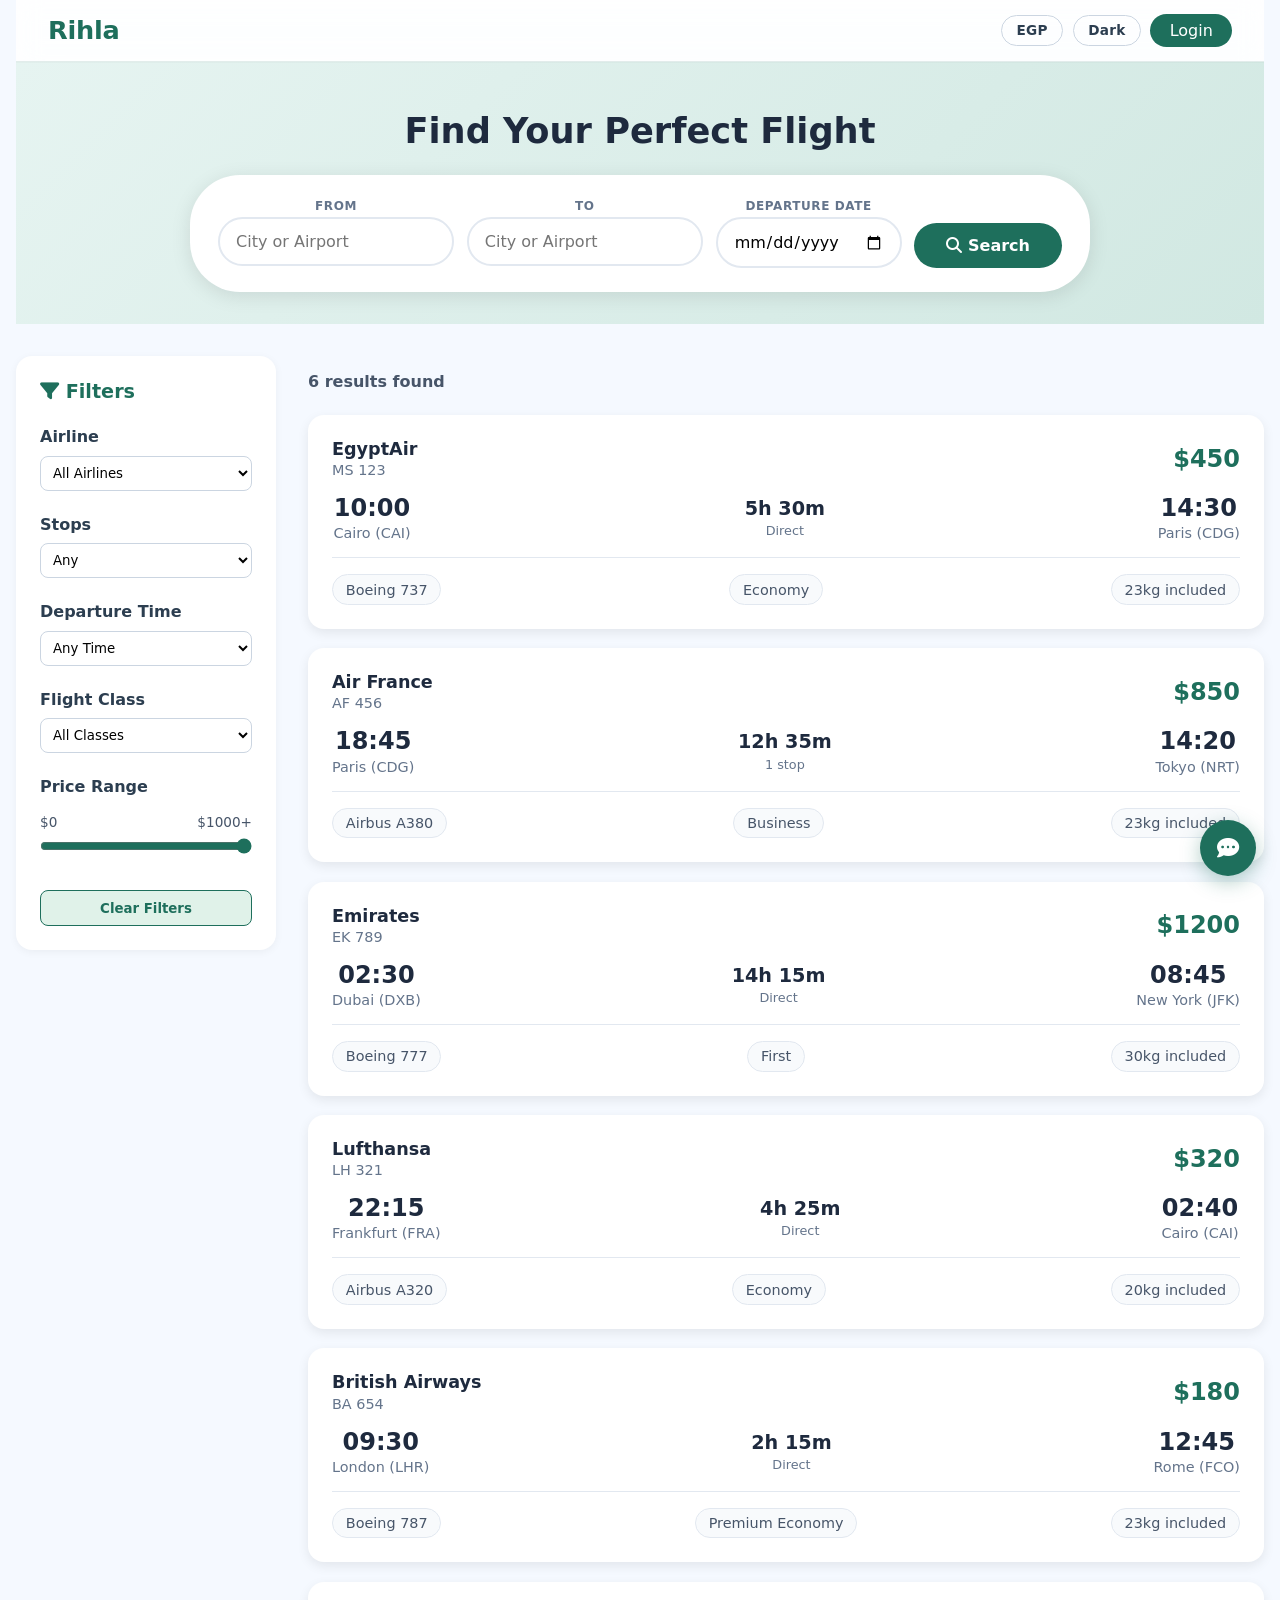
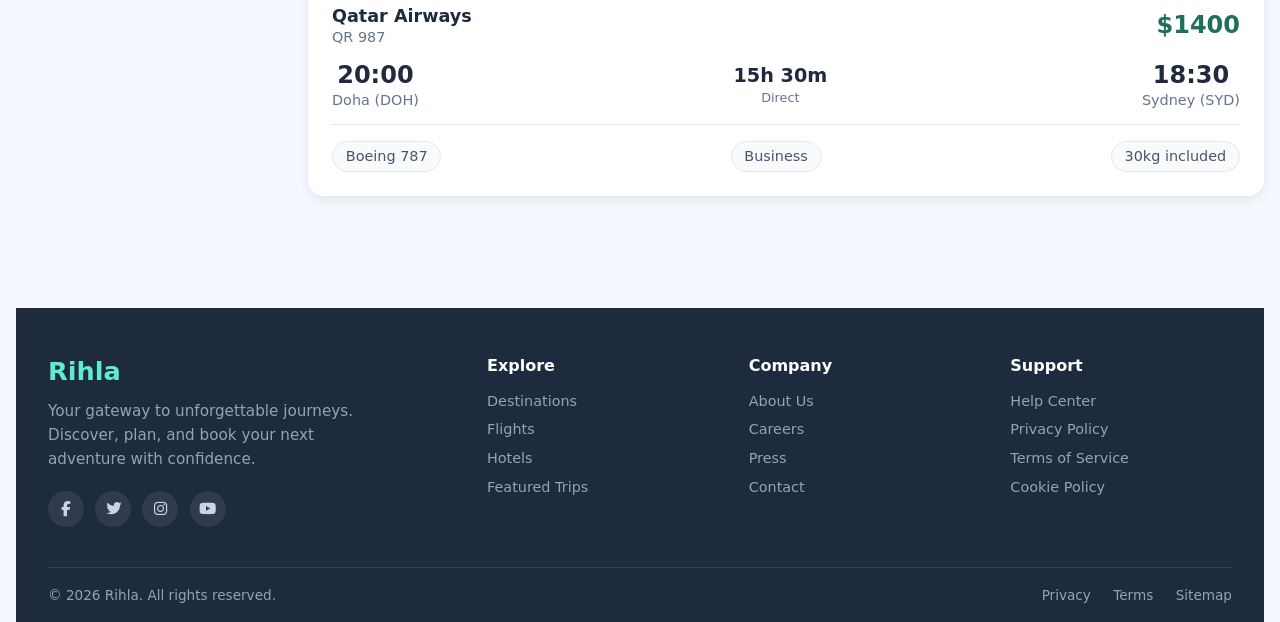
<file: Flight_Search.html>
<!DOCTYPE html>
<html lang="en">
<head>
    <meta charset="UTF-8">
    <meta name="viewport" content="width=device-width, initial-scale=1.0">
    <title>Rihla - Search Flights</title>
    <link rel="stylesheet" href="MainLayout/style.css">
    <link rel="stylesheet" href="MainLayout/Flight_Search.css">
    <link rel="stylesheet" href="https://cdnjs.cloudflare.com/ajax/libs/font-awesome/6.4.0/css/all.min.css">
    <link rel="stylesheet" href="NewLayout/search.css">
</head>
<body>
    <!-- Navbar -->
<nav class="navbar">
        <a href="index.html" class="logo">Rihla</a>
        <div class="nav-links">
            <button id="currencyToggleBtn" class="currency-toggle-btn" type="button" onclick="toggleCurrency()">EGP</button>
            <button id="layoutToggleBtn" class="layout-toggle-btn" type="button" onclick="toggleLayout()">Dark</button>
            <a href="login.html" id="loginNavLink" class="login-link">Login</a>
        </div>
    </nav>

    <!-- Search Header -->
    <div class="search-page-header">
        <h1>Find Your Perfect Flight</h1>
        <div class="flight-search-bar">
            <div class="flight-input-group">
                <label>From</label>
                <input type="text" id="fromInput" placeholder="City or Airport" oninput="searchFlights()">
            </div>
            <div class="flight-input-group">
                <label>To</label>
                <input type="text" id="toInput" placeholder="City or Airport" oninput="searchFlights()">
            </div>
            <div class="flight-input-group">
                <label>Departure Date</label>
                <input type="date" id="dateInput" onchange="searchFlights()">
            </div>
            <button class="flight-search-btn" onclick="searchFlights()">
                <i class="fas fa-search"></i> Search
            </button>
        </div>
    </div>

    <!-- Main Content -->
    <div class="search-page-container">
        <!-- Filters Sidebar -->
        <aside class="filters-sidebar">
            <h3><i class="fas fa-filter"></i> Filters</h3>

            <div class="filter-group">
                <label>Airline</label>
                <select id="airlineFilter" class="filter-select" onchange="applyFlightFilters()">
                    <option value="all">All Airlines</option>
                    <option value="EgyptAir">EgyptAir</option>
                    <option value="Emirates">Emirates</option>
                    <option value="Qatar Airways">Qatar Airways</option>
                    <option value="Lufthansa">Lufthansa</option>
                    <option value="British Airways">British Airways</option>
                    <option value="Air France">Air France</option>
                </select>
            </div>

            <div class="filter-group">
                <label>Stops</label>
                <select id="stopsFilter" class="filter-select" onchange="applyFlightFilters()">
                    <option value="all">Any</option>
                    <option value="0">Non-stop</option>
                    <option value="1">1 Stop</option>
                    <option value="2">2+ Stops</option>
                </select>
            </div>

            <div class="filter-group">
                <label>Departure Time</label>
                <select id="departureTimeFilter" class="filter-select" onchange="applyFlightFilters()">
                    <option value="all">Any Time</option>
                    <option value="morning">Morning (6AM - 12PM)</option>
                    <option value="afternoon">Afternoon (12PM - 6PM)</option>
                    <option value="evening">Evening (6PM - 12AM)</option>
                    <option value="night">Night (12AM - 6AM)</option>
                </select>
            </div>

            <div class="filter-group">
                <label>Flight Class</label>
                <select id="classFilter" class="filter-select" onchange="applyFlightFilters()">
                    <option value="all">All Classes</option>
                    <option value="economy">Economy</option>
                    <option value="business">Business</option>
                    <option value="first">First Class</option>
                </select>
            </div>

            <div class="filter-group">
                <label>Price Range</label>
                <div class="price-range-container">
                    <div class="price-range-values">
                        <span id="priceRangeMin">$0</span>
                        <span id="priceRangeValue">$1000+</span>
                    </div>
                    <input type="range" id="priceRange" min="100" max="1000" step="50" value="1000" oninput="updatePriceRange(this.value)">
                </div>
            </div>

            <button class="clear-filters-btn" onclick="clearFlightFilters()">Clear Filters</button>
        </aside>

        <!-- Results Section -->
        <div class="results-section">
            <div class="results-header">
                <span id="resultsCount">0 flights found</span>
            </div>

            <!-- Flights Container -->
            <div id="flightsContainer" class="flights-list">
                <!-- Dynamic content -->
            </div>
        </div>
    </div>

    <footer class="site-footer">
        <div class="footer-main">
            <div class="footer-brand">
                <a href="index.html" class="footer-logo">Rihla</a>
                <p class="footer-tagline">Your gateway to unforgettable journeys. Discover, plan, and book your next adventure with confidence.</p>
                <div class="footer-social">
                    <a href="#" aria-label="Facebook"><i class="fab fa-facebook-f"></i></a>
                    <a href="#" aria-label="Twitter"><i class="fab fa-twitter"></i></a>
                    <a href="#" aria-label="Instagram"><i class="fab fa-instagram"></i></a>
                    <a href="#" aria-label="YouTube"><i class="fab fa-youtube"></i></a>
                </div>
            </div>
            <div class="footer-col">
                <h4>Explore</h4>
                <ul>
                    <li><a href="Dist_Search.html">Destinations</a></li>
                    <li><a href="Flight_Search.html">Flights</a></li>
                    <li><a href="Hotel_Search.html">Hotels</a></li>
                    <li><a href="index.html">Featured Trips</a></li>
                </ul>
            </div>
            <div class="footer-col">
                <h4>Company</h4>
                <ul>
                    <li><a href="about.html">About Us</a></li>
                    <li><a href="#">Careers</a></li>
                    <li><a href="#">Press</a></li>
                    <li><a href="#" onclick="toggleFeedback(); return false;">Contact</a></li>
                </ul>
            </div>
            <div class="footer-col">
                <h4>Support</h4>
                <ul>
                    <li><a href="#">Help Center</a></li>
                    <li><a href="#">Privacy Policy</a></li>
                    <li><a href="#">Terms of Service</a></li>
                    <li><a href="#">Cookie Policy</a></li>
                </ul>
            </div>
        </div>
        <div class="footer-bottom">
            <p>&copy; 2026 Rihla. All rights reserved.</p>
            <p class="footer-bottom-links">
                <a href="#">Privacy</a>
                <a href="#">Terms</a>
                <a href="#">Sitemap</a>
            </p>
        </div>
    </footer>

    <script src="js/common.js"></script>
    <script src="js/flights.js"></script>
    <script>injectChat();</script>
    <script>
        // Initialize flight search on page load
        document.addEventListener('DOMContentLoaded', () => {
            updateNavbar();
            if (document.getElementById('flightsContainer')) {
                renderFlights();
            }
        });
    </script>
</body>
</html>
</file>
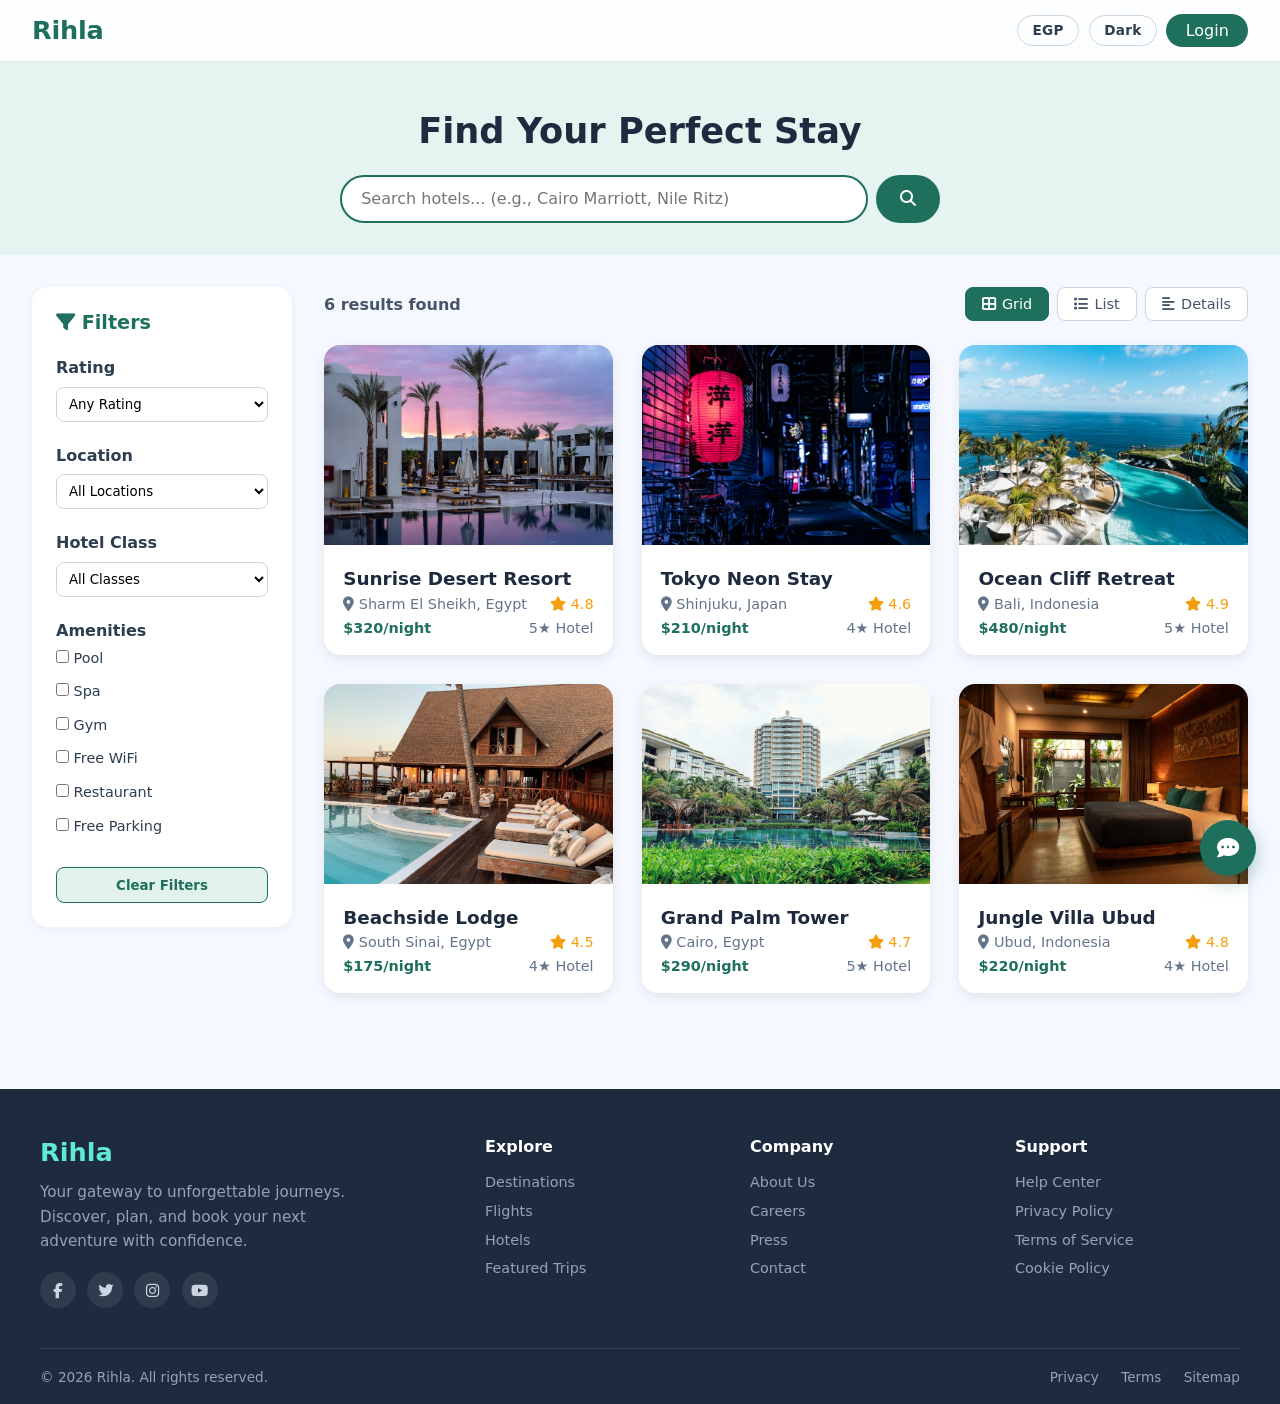
<file: Hotel_Detail.html>
<!DOCTYPE html>
<html lang="en">
<head>
    <meta charset="UTF-8">
    <meta name="viewport" content="width=device-width, initial-scale=1.0">
    <title>Rihla - Hotel Details</title>
    <link rel="stylesheet" href="MainLayout/style.css">
    <link rel="stylesheet" href="https://cdnjs.cloudflare.com/ajax/libs/font-awesome/6.4.0/css/all.min.css">
    <link rel="stylesheet" href="MainLayout/Hotel_Detail.css">
    <link rel="stylesheet" href="NewLayout/detail.css">
</head>
<body>
    <!-- Navbar -->
<nav class="navbar">
        <a href="index.html" class="logo">Rihla</a>
        <div class="nav-links">
            <button id="currencyToggleBtn" class="currency-toggle-btn" type="button" onclick="toggleCurrency()">EGP</button>
            <button id="layoutToggleBtn" class="layout-toggle-btn" type="button" onclick="toggleLayout()">Dark</button>
            <a href="login.html" id="loginNavLink" class="login-link">Login</a>
        </div>
    </nav>

    <!-- Detail Page Container -->
    <div class="detail-page-container">
        <a href="Hotel_Search.html" class="back-btn">
            <i class="fas fa-arrow-left"></i> Back to Search
        </a>

        <div class="hotel-detail-card">
            <!-- Header -->
            <div class="hotel-detail-header">
                <div>
                    <div class="hotel-name" id="detailHotelName"></div>
                    <div class="hotel-class" id="detailHotelClass"></div>
                </div>
                <div class="hotel-price-display">
                    <div class="price" id="detailHotelPrice">$0</div>
                    <div class="per-night">/night</div>
                </div>
            </div>

            <!-- Images -->
            <div class="hotel-images-section">
                <div class="main-image-container">
                    <img id="detailMainImage" src="" alt="">
                </div>
                <div class="thumbnail-container" id="detailThumbnailContainer">
                    <!-- Thumbnails will be added here -->
                </div>
            </div>

            <!-- Info Section -->
            <div class="hotel-info-section">
                <h3 class="info-section-title"><i class="fas fa-info-circle"></i> Hotel Details</h3>
                <div class="info-grid">
                    <div class="info-box">
                        <h4>Location</h4>
                        <p id="detailHotelLocation"></p>
                    </div>
                    <div class="info-box">
                        <h4>Rating</h4>
                        <p id="detailHotelRating"></p>
                    </div>
                    <div class="info-box">
                        <h4>Check-in</h4>
                        <p id="detailCheckIn"></p>
                    </div>
                    <div class="info-box">
                        <h4>Check-out</h4>
                        <p id="detailCheckOut"></p>
                    </div>
                </div>

                <!-- Description -->
                <div class="description-section">
                    <h4>About the Hotel</h4>
                    <p id="detailHotelDescription"></p>
                </div>

                <!-- Amenities -->
                <div class="amenities-widget">
                    <h3 class="info-section-title"><i class="fas fa-concierge-bell"></i> Amenities</h3>
                    <div class="amenities-list" id="detailAmenitiesList"></div>
                </div>

                <!-- Weather -->
                <div style="margin-bottom: 2rem;">
                    <h3 class="info-section-title"><i class="fas fa-cloud-sun"></i> Weather</h3>
                    <div style="background: #f8fafc; padding: 1.5rem; border-radius: 12px; border: 1px solid #e2e8f0;">
                        <div style="display: flex; gap: 2rem;" id="detailWeather"></div>
                    </div>
                </div>

                <!-- Booking Card -->
                <div class="booking-card">
                    <h3><i class="fas fa-bed"></i> Book Your Room</h3>

                    <div class="booking-form-row">
                        <div class="form-group">
                            <label>Check-in Date</label>
                            <input type="date" id="checkInDate" onchange="updateHotelTotal()">
                        </div>
                        <div class="form-group">
                            <label>Check-out Date</label>
                            <input type="date" id="checkOutDate" onchange="updateHotelTotal()">
                        </div>
                    </div>

                    <div class="booking-form-row">
                        <div class="form-group">
                            <label>Guests</label>
                            <select id="guestCount">
                                <option value="1">1 Guest</option>
                                <option value="2">2 Guests</option>
                                <option value="3">3 Guests</option>
                                <option value="4">4+ Guests</option>
                            </select>
                        </div>
                        <div class="form-group">
                            <label>Room Type</label>
                            <select id="roomType">
                                <option value="standard">Standard</option>
                                <option value="deluxe">Deluxe</option>
                                <option value="suite">Suite</option>
                            </select>
                        </div>
                    </div>

<!-- Addons -->
                    <div class="booking-addons">
                        <label class="addon-option">
                            <input type="checkbox" id="breakfast" onchange="updateHotelTotal()">
                            <span id="breakfastAddonLabel">Breakfast Included (+$20/night)</span>
                        </label>
                        <label class="addon-option">
                            <input type="checkbox" id="transfer" onchange="updateHotelTotal()">
                            <span id="transferAddonLabel">Airport Transfer (+$30)</span>
                        </label>
                    </div>

                    <div class="booking-total">
                        <span class="total-label">Total Price:</span>
                        <span class="total-amount" id="totalPrice">$0</span>
                    </div>
                    <button class="detail-book-btn" onclick="bookHotel()">Book Now</button>
                </div>

                <!-- Comments -->
                <div class="comments-section">
                    <h3 class="info-section-title"><i class="fas fa-comments"></i> Guest Reviews</h3>
                    <div class="comments-list" id="detailComments"></div>
                    <div class="comment-input">
                        <input type="text" id="commentText" placeholder="Write a review...">
                        <button onclick="addHotelComment()"><i class="fas fa-paper-plane"></i></button>
                    </div>
                </div>
            </div>
        </div>
    </div>

<footer class="site-footer">
        <div class="footer-main">
            <div class="footer-brand">
                <a href="index.html" class="footer-logo">Rihla</a>
                <p class="footer-tagline">Your gateway to unforgettable journeys. Discover, plan, and book your next adventure with confidence.</p>
                <div class="footer-social">
                    <a href="#" aria-label="Facebook"><i class="fab fa-facebook-f"></i></a>
                    <a href="#" aria-label="Twitter"><i class="fab fa-twitter"></i></a>
                    <a href="#" aria-label="Instagram"><i class="fab fa-instagram"></i></a>
                    <a href="#" aria-label="YouTube"><i class="fab fa-youtube"></i></a>
                </div>
            </div>
            <div class="footer-col">
                <h4>Explore</h4>
                <ul>
                    <li><a href="Dist_Search.html">Destinations</a></li>
                    <li><a href="Flight_Search.html">Flights</a></li>
                    <li><a href="Hotel_Search.html">Hotels</a></li>
                    <li><a href="index.html">Featured Trips</a></li>
                </ul>
            </div>
            <div class="footer-col">
                <h4>Company</h4>
                <ul>
                    <li><a href="about.html">About Us</a></li>
                    <li><a href="#">Careers</a></li>
                    <li><a href="#">Press</a></li>
                    <li><a href="#" onclick="toggleFeedback(); return false;">Contact</a></li>
                </ul>
            </div>
            <div class="footer-col">
                <h4>Support</h4>
                <ul>
                    <li><a href="#">Help Center</a></li>
                    <li><a href="#">Privacy Policy</a></li>
                    <li><a href="#">Terms of Service</a></li>
                    <li><a href="#">Cookie Policy</a></li>
                </ul>
            </div>
        </div>
        <div class="footer-bottom">
            <p>&copy; 2026 Rihla. All rights reserved.</p>
            <p class="footer-bottom-links">
                <a href="#">Privacy</a>
                <a href="#">Terms</a>
                <a href="#">Sitemap</a>
            </p>
        </div>
    </footer>

    <script src="js/common.js"></script>
    <script src="js/hotels.js"></script>
    <script>injectChat();</script>
    <script>
        document.addEventListener('DOMContentLoaded', () => {
            updateNavbar();
            loadHotelDetail();
        });
    </script>
</body>
</html>
</file>
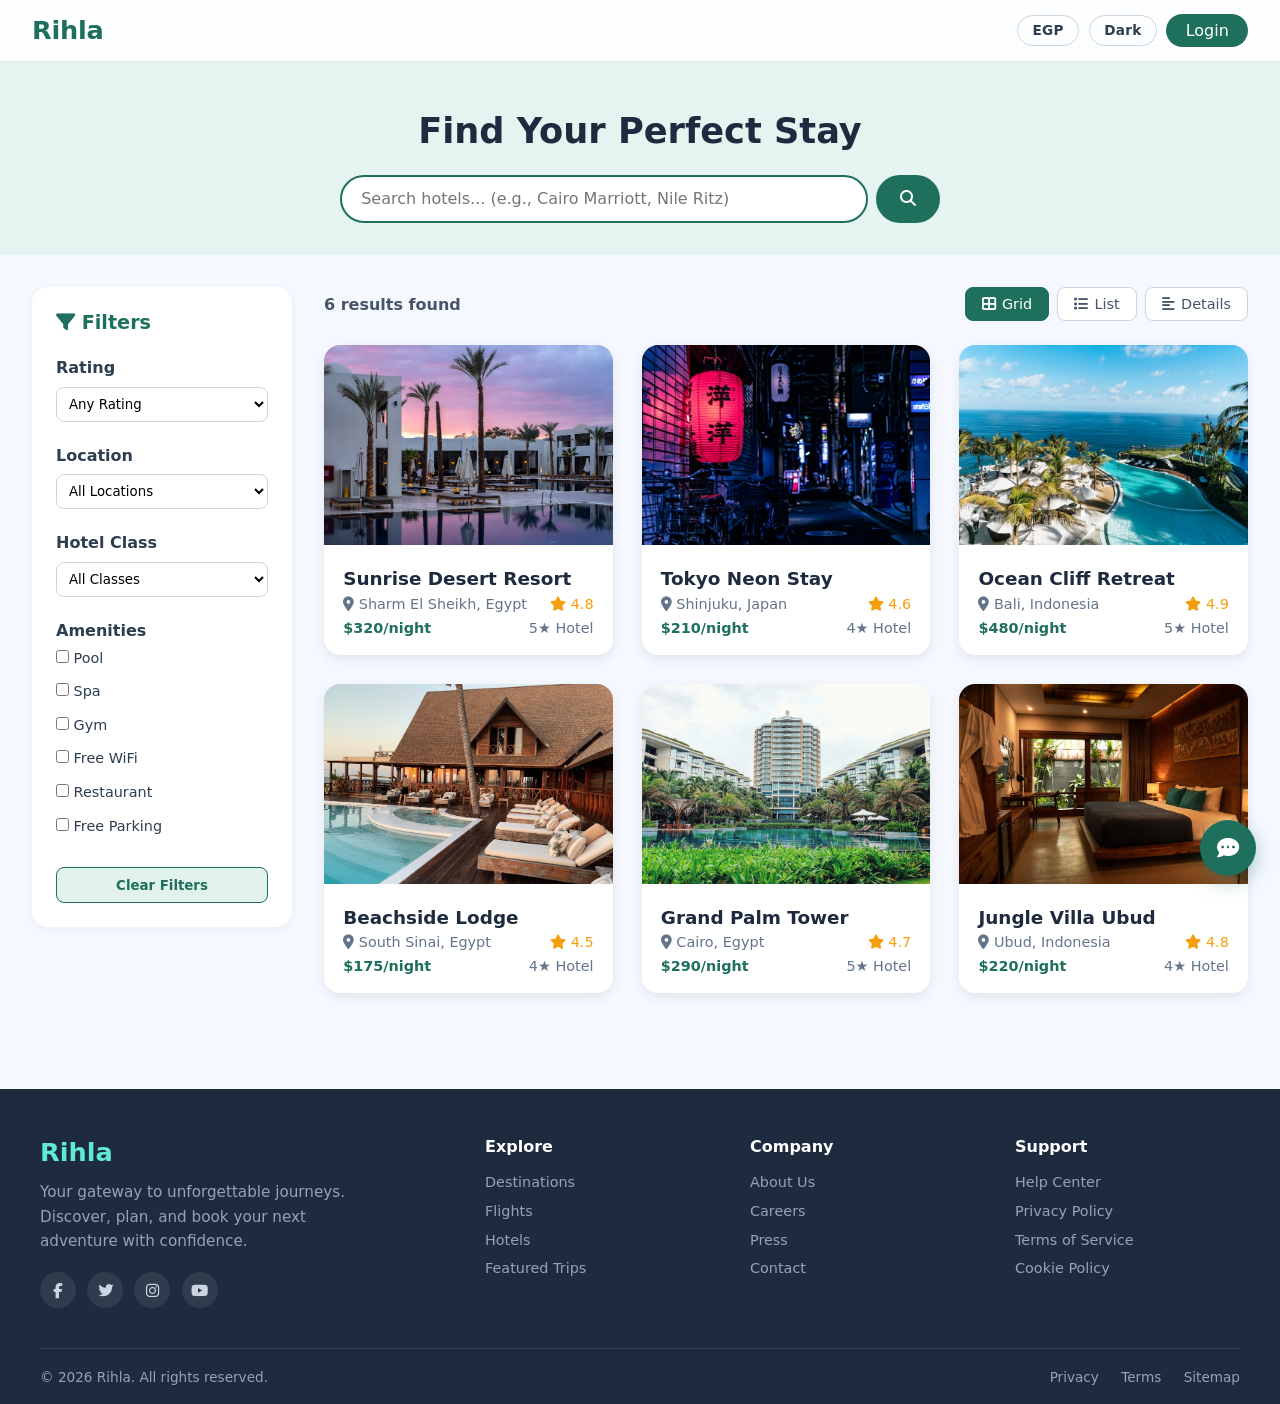
<file: Hotel_Search.html>
<!DOCTYPE html>
<html lang="en">
<head>
    <meta charset="UTF-8">
    <meta name="viewport" content="width=device-width, initial-scale=1.0">
    <title>Rihla - Search Hotels</title>
    <link rel="stylesheet" href="MainLayout/style.css">
    <link rel="stylesheet" href="MainLayout/Hotel_Search.css">
    <link rel="stylesheet" href="https://cdnjs.cloudflare.com/ajax/libs/font-awesome/6.4.0/css/all.min.css">
    <link rel="stylesheet" href="NewLayout/search.css">
</head>
<body>
    <!-- Navbar -->
<nav class="navbar">
        <a href="index.html" class="logo">Rihla</a>
        <div class="nav-links">
            <button id="currencyToggleBtn" class="currency-toggle-btn" type="button" onclick="toggleCurrency()">EGP</button>
            <button id="layoutToggleBtn" class="layout-toggle-btn" type="button" onclick="toggleLayout()">Dark</button>
            <a href="login.html" id="loginNavLink" class="login-link">Login</a>
        </div>
    </nav>

    <!-- Search Header -->
    <div class="search-page-header">
        <h1>Find Your Perfect Stay</h1>
        <div class="search-bar-container">
            <input type="text" id="searchInput" placeholder="Search hotels... (e.g., Cairo Marriott, Nile Ritz)" class="search-input">
            <button class="search-btn" onclick="applyFilters()"><i class="fas fa-search"></i></button>
        </div>
    </div>

    <!-- Main Content -->
    <div class="search-page-container">
        <!-- Filters Sidebar -->
        <aside class="filters-sidebar">
            <h3><i class="fas fa-filter"></i> Filters</h3>

            <div class="filter-group">
                <label>Rating</label>
                <select id="ratingFilter" class="filter-select">
                    <option value="0">Any Rating</option>
                    <option value="4">4+ Stars</option>
                    <option value="4.5">4.5+ Stars</option>
                    <option value="5">5 Stars</option>
                </select>
            </div>

            <div class="filter-group">
                <label>Location</label>
                <select id="locationFilter" class="filter-select">
                    <option value="all">All Locations</option>
                    <option value="egypt">Egypt</option>
                    <option value="france">France</option>
                    <option value="italy">Italy</option>
                    <option value="japan">Japan</option>
                </select>
            </div>

            <div class="filter-group">
                <label>Hotel Class</label>
                <select id="classFilter" class="filter-select">
                    <option value="all">All Classes</option>
                    <option value="5">5-Star</option>
                    <option value="4">4-Star</option>
                    <option value="3">3-Star</option>
                    <option value="budget">Budget</option>
                </select>
            </div>

            <div class="filter-group">
                <label>Amenities</label>
                <div class="amenity-checkboxes">
                    <label class="amenity-label"><input type="checkbox" value="pool"> Pool</label>
                    <label class="amenity-label"><input type="checkbox" value="spa"> Spa</label>
                    <label class="amenity-label"><input type="checkbox" value="gym"> Gym</label>
                    <label class="amenity-label"><input type="checkbox" value="wifi"> Free WiFi</label>
                    <label class="amenity-label"><input type="checkbox" value="restaurant"> Restaurant</label>
                    <label class="amenity-label"><input type="checkbox" value="parking"> Free Parking</label>
                </div>
            </div>

            <button class="clear-filters-btn" onclick="clearFilters()">Clear Filters</button>
        </aside>

        <!-- Results Section -->
        <div class="results-section">
            <!-- View Toggle & Results Count -->
            <div class="results-header">
                <span id="resultsCount">6 hotels found</span>
                <div class="view-toggle">
                    <button class="view-btn active" data-view="grid" onclick="switchView('grid')">
                        <i class="fas fa-th-large"></i> Grid
                    </button>
                    <button class="view-btn" data-view="list" onclick="switchView('list')">
                        <i class="fas fa-list"></i> List
                    </button>
                    <button class="view-btn" data-view="details" onclick="switchView('details')">
                        <i class="fas fa-align-left"></i> Details
                    </button>
                </div>
            </div>

            <!-- Hotels Container -->
            <div id="hotelsContainer" class="destinations-grid">
                <!-- Dynamic content -->
            </div>
        </div>
    </div>

    <footer class="site-footer">
        <div class="footer-main">
            <div class="footer-brand">
                <a href="index.html" class="footer-logo">Rihla</a>
                <p class="footer-tagline">Your gateway to unforgettable journeys. Discover, plan, and book your next adventure with confidence.</p>
                <div class="footer-social">
                    <a href="#" aria-label="Facebook"><i class="fab fa-facebook-f"></i></a>
                    <a href="#" aria-label="Twitter"><i class="fab fa-twitter"></i></a>
                    <a href="#" aria-label="Instagram"><i class="fab fa-instagram"></i></a>
                    <a href="#" aria-label="YouTube"><i class="fab fa-youtube"></i></a>
                </div>
            </div>
            <div class="footer-col">
                <h4>Explore</h4>
                <ul>
                    <li><a href="Dist_Search.html">Destinations</a></li>
                    <li><a href="Flight_Search.html">Flights</a></li>
                    <li><a href="Hotel_Search.html">Hotels</a></li>
                    <li><a href="index.html">Featured Trips</a></li>
                </ul>
            </div>
            <div class="footer-col">
                <h4>Company</h4>
                <ul>
                    <li><a href="about.html">About Us</a></li>
                    <li><a href="#">Careers</a></li>
                    <li><a href="#">Press</a></li>
                    <li><a href="#" onclick="toggleFeedback(); return false;">Contact</a></li>
                </ul>
            </div>
            <div class="footer-col">
                <h4>Support</h4>
                <ul>
                    <li><a href="#">Help Center</a></li>
                    <li><a href="#">Privacy Policy</a></li>
                    <li><a href="#">Terms of Service</a></li>
                    <li><a href="#">Cookie Policy</a></li>
                </ul>
            </div>
        </div>
        <div class="footer-bottom">
            <p>&copy; 2026 Rihla. All rights reserved.</p>
            <p class="footer-bottom-links">
                <a href="#">Privacy</a>
                <a href="#">Terms</a>
                <a href="#">Sitemap</a>
            </p>
        </div>
    </footer>

    <script src="js/common.js"></script>
    <script src="js/hotels.js"></script>
    <script>injectChat();</script>
</body>
</html>
</file>
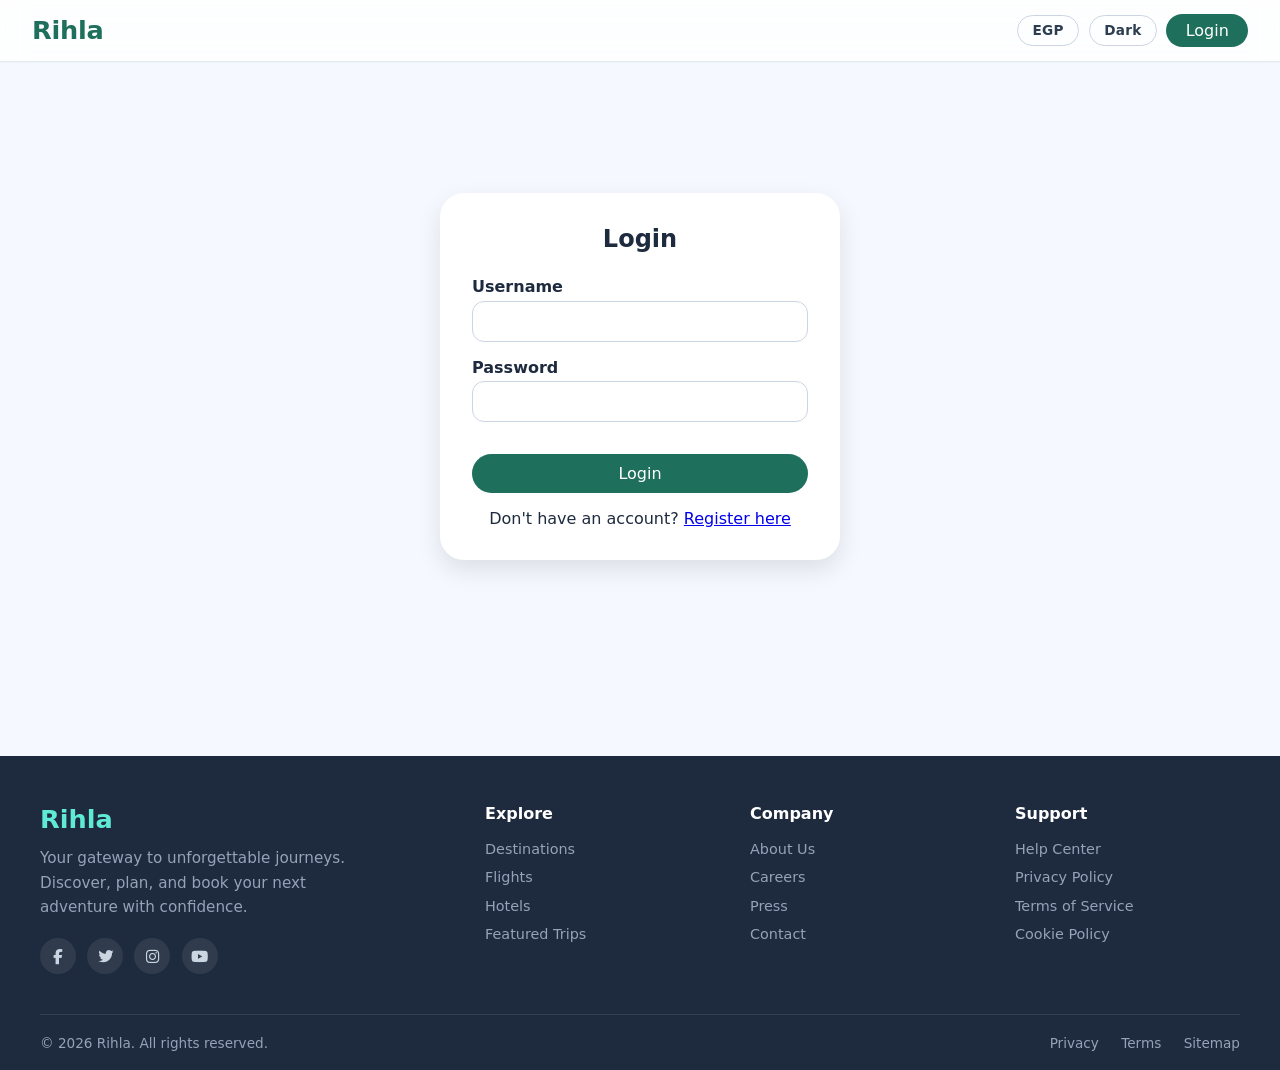
<file: login.html>
<!DOCTYPE html>
<html lang="en">
<head>
    <meta charset="UTF-8">
    <meta name="viewport" content="width=device-width, initial-scale=1.0">
    <title>Login - Rihla</title>
    <link rel="stylesheet" href="MainLayout/style.css">
    <link rel="stylesheet" href="MainLayout/login-register.css">
    <link rel="stylesheet" href="NewLayout/auth.css">
    <link rel="stylesheet" href="https://cdnjs.cloudflare.com/ajax/libs/font-awesome/6.4.0/css/all.min.css">
</head>
<body>
<nav class="navbar">
        <a href="index.html" class="logo">Rihla</a>
        <div class="nav-links">
            <button id="currencyToggleBtn" class="currency-toggle-btn" type="button" onclick="toggleCurrency()">EGP</button>
            <button id="layoutToggleBtn" class="layout-toggle-btn" type="button" onclick="toggleLayout()">Dark</button>
            <a href="login.html" id="loginNavLink" class="login-link">Login</a>
        </div>
    </nav>

    <div class="auth-container">
        <div class="auth-card">
            <h2>Login</h2>
            <form id="loginForm" novalidate>
                <div class="form-group">
                    <label>Username</label>
                    <input type="text" id="loginUsername" required>
                </div>
                <div class="form-group">
                    <label>Password</label>
                    <input type="password" id="loginPassword" required>
                </div>
                <div id="loginError" class="error-msg"></div>
                <button type="submit">Login</button>
                <p>Don't have an account? <a href="register.html">Register here</a></p>
            </form>
        </div>
    </div>

        <footer class="site-footer">
        <div class="footer-main">
            <div class="footer-brand">
                <a href="index.html" class="footer-logo">Rihla</a>
                <p class="footer-tagline">Your gateway to unforgettable journeys. Discover, plan, and book your next adventure with confidence.</p>
                <div class="footer-social">
                    <a href="#" aria-label="Facebook"><i class="fab fa-facebook-f"></i></a>
                    <a href="#" aria-label="Twitter"><i class="fab fa-twitter"></i></a>
                    <a href="#" aria-label="Instagram"><i class="fab fa-instagram"></i></a>
                    <a href="#" aria-label="YouTube"><i class="fab fa-youtube"></i></a>
                </div>
            </div>
            <div class="footer-col">
                <h4>Explore</h4>
                <ul>
                    <li><a href="Dist_Search.html">Destinations</a></li>
                    <li><a href="Flight_Search.html">Flights</a></li>
                    <li><a href="Hotel_Search.html">Hotels</a></li>
                    <li><a href="index.html">Featured Trips</a></li>
                </ul>
            </div>
            <div class="footer-col">
                <h4>Company</h4>
                <ul>
                    <li><a href="about.html">About Us</a></li>
                    <li><a href="#">Careers</a></li>
                    <li><a href="#">Press</a></li>
                    <li><a href="#" onclick="toggleFeedback(); return false;">Contact</a></li>
                </ul>
            </div>
            <div class="footer-col">
                <h4>Support</h4>
                <ul>
                    <li><a href="#">Help Center</a></li>
                    <li><a href="#">Privacy Policy</a></li>
                    <li><a href="#">Terms of Service</a></li>
                    <li><a href="#">Cookie Policy</a></li>
                </ul>
            </div>
        </div>
        <div class="footer-bottom">
            <p>&copy; 2026 Rihla. All rights reserved.</p>
            <p class="footer-bottom-links">
                <a href="#">Privacy</a>
                <a href="#">Terms</a>
                <a href="#">Sitemap</a>
            </p>
        </div>
    </footer>

    <script src="js/common.js"></script>
    <script src="js/auth.js"></script>
</body>
</html>
</file>
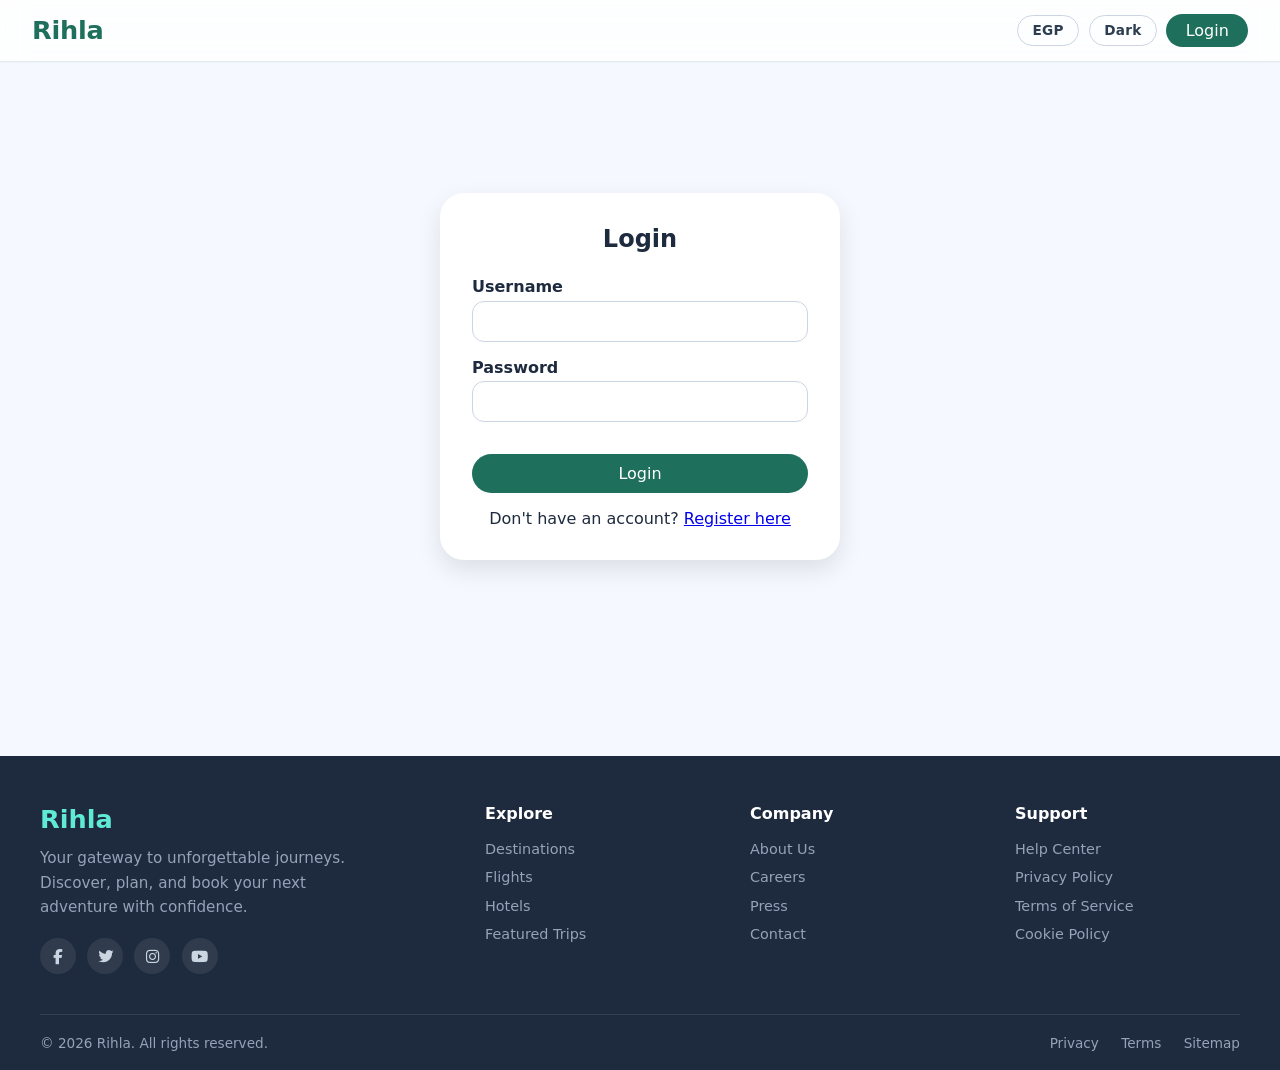
<file: posts.html>
<!DOCTYPE html>
<html lang="en">
<head>
    <meta charset="UTF-8">
    <meta name="viewport" content="width=device-width, initial-scale=1.0">
    <title>My Posts - Rihla</title>
    <link rel="stylesheet" href="MainLayout/style.css">
    <link rel="stylesheet" href="MainLayout/profile.css">
    <link rel="stylesheet" href="NewLayout/theme.css">
    <link rel="stylesheet" href="https://cdnjs.cloudflare.com/ajax/libs/font-awesome/6.4.0/css/all.min.css">
</head>
<body>
<nav class="navbar">
        <a href="index.html" class="logo">Rihla</a>
        <div class="nav-links">
            <button id="currencyToggleBtn" class="currency-toggle-btn" type="button" onclick="toggleCurrency()">EGP</button>
            <button id="layoutToggleBtn" class="layout-toggle-btn" type="button" onclick="toggleLayout()">Dark</button>
            <a href="login.html" id="loginNavLink" class="login-link">Login</a>
        </div>
    </nav>

<div class="container">
        <a href="profile.html" class="back-btn">
            <i class="fas fa-arrow-left"></i> Back to Profile
        </a>

        <div class="card">
            <h2>Share your travel experience</h2>
            <div class="form-group">
                <label>Title</label>
                <input type="text" id="postTitle" placeholder="e.g., Amazing sunset in Santorini">
            </div>
            <div class="form-group">
                <label>Content / Story</label>
                <textarea rows="3" id="postContent" placeholder="Tell us about your trip..."></textarea>
            </div>
            <button id="addPostBtn">Publish Post</button>
            <div id="formError" class="error-msg"></div>
        </div>

        <div class="card">
            <h2>My Posts</h2>
            <div id="myPostsList">
                <!-- loaded by JS -->
            </div>
        </div>
    </div>

        <footer class="site-footer">
        <div class="footer-main">
            <div class="footer-brand">
                <a href="index.html" class="footer-logo">Rihla</a>
                <p class="footer-tagline">Your gateway to unforgettable journeys. Discover, plan, and book your next adventure with confidence.</p>
                <div class="footer-social">
                    <a href="#" aria-label="Facebook"><i class="fab fa-facebook-f"></i></a>
                    <a href="#" aria-label="Twitter"><i class="fab fa-twitter"></i></a>
                    <a href="#" aria-label="Instagram"><i class="fab fa-instagram"></i></a>
                    <a href="#" aria-label="YouTube"><i class="fab fa-youtube"></i></a>
                </div>
            </div>
            <div class="footer-col">
                <h4>Explore</h4>
                <ul>
                    <li><a href="Dist_Search.html">Destinations</a></li>
                    <li><a href="Flight_Search.html">Flights</a></li>
                    <li><a href="Hotel_Search.html">Hotels</a></li>
                    <li><a href="index.html">Featured Trips</a></li>
                </ul>
            </div>
            <div class="footer-col">
                <h4>Company</h4>
                <ul>
                    <li><a href="about.html">About Us</a></li>
                    <li><a href="#">Careers</a></li>
                    <li><a href="#">Press</a></li>
                    <li><a href="#" onclick="toggleFeedback(); return false;">Contact</a></li>
                </ul>
            </div>
            <div class="footer-col">
                <h4>Support</h4>
                <ul>
                    <li><a href="#">Help Center</a></li>
                    <li><a href="#">Privacy Policy</a></li>
                    <li><a href="#">Terms of Service</a></li>
                    <li><a href="#">Cookie Policy</a></li>
                </ul>
            </div>
        </div>
        <div class="footer-bottom">
            <p>&copy; 2026 Rihla. All rights reserved.</p>
            <p class="footer-bottom-links">
                <a href="#">Privacy</a>
                <a href="#">Terms</a>
                <a href="#">Sitemap</a>
            </p>
        </div>
    </footer>

    <script src="js/common.js"></script>
    <script src="js/profile.js"></script>
</body>
</html>
</file>
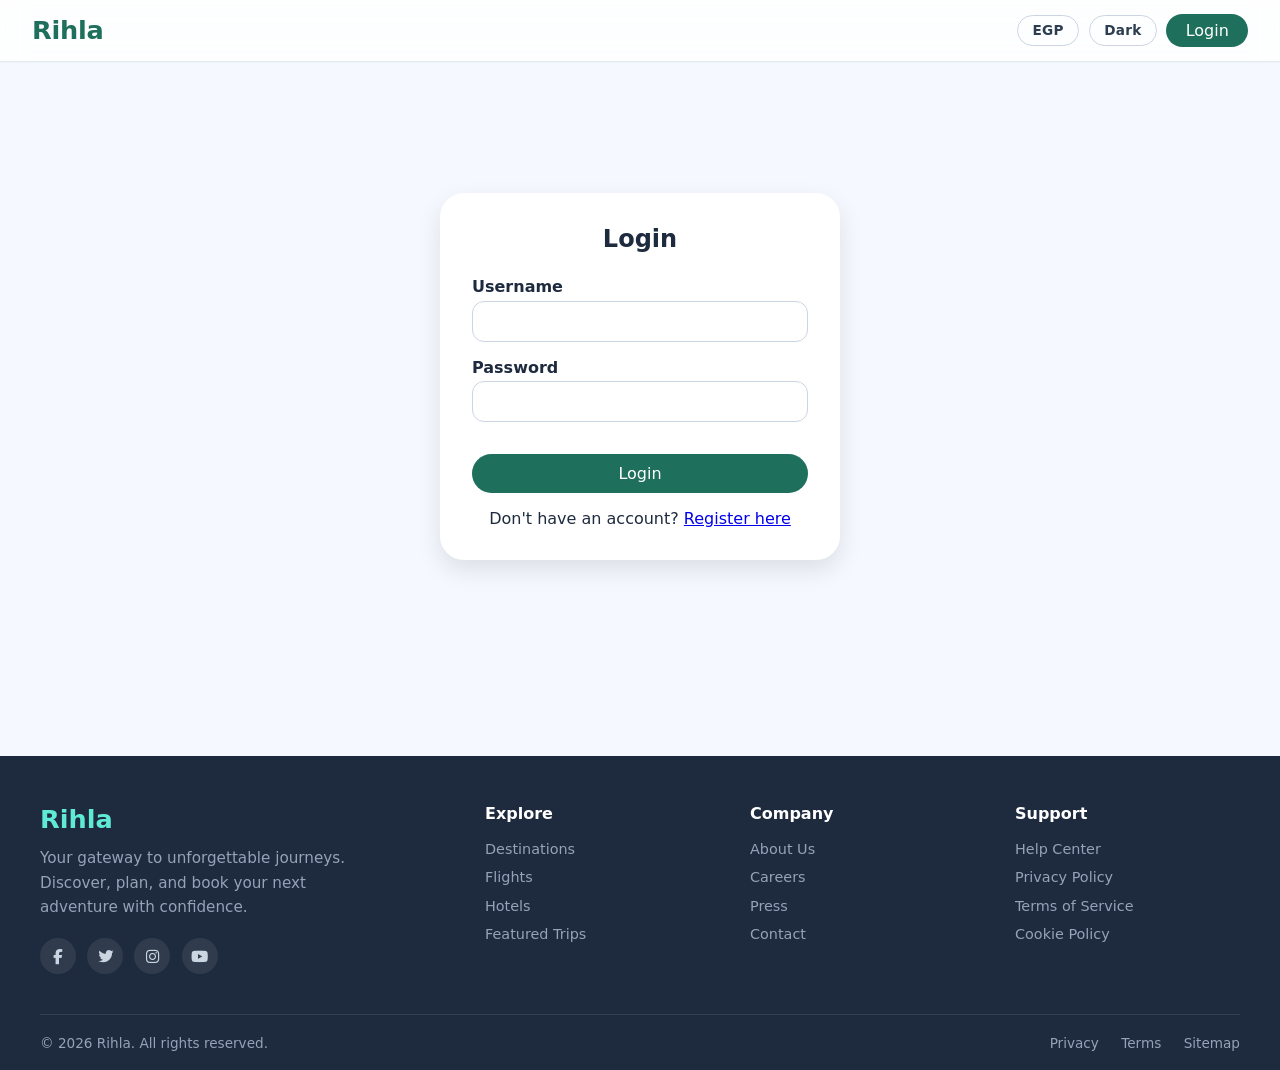
<file: profile.html>
<!DOCTYPE html>
<html lang="en">
<head>
    <meta charset="UTF-8">
    <meta name="viewport" content="width=device-width, initial-scale=1.0">
    <title>My Profile - Rihla</title>
    <link rel="stylesheet" href="MainLayout/style.css">
    <link rel="stylesheet" href="MainLayout/profile.css">
    <link rel="stylesheet" href="NewLayout/theme.css">
    <link rel="stylesheet" href="https://cdnjs.cloudflare.com/ajax/libs/font-awesome/6.4.0/css/all.min.css">
</head>
<body>
<nav class="navbar">
        <a href="index.html" class="logo">Rihla</a>
        <div class="nav-links">
            <button id="currencyToggleBtn" class="currency-toggle-btn" type="button" onclick="toggleCurrency()">EGP</button>
            <button id="layoutToggleBtn" class="layout-toggle-btn" type="button" onclick="toggleLayout()">Dark</button>
            <a href="login.html" id="profileLoginLink" class="login-link">Login</a>
        </div>
    </nav>

    <div class="container">
        <div class="profile-card">
            <div class="profile-avatar">
                <i class="fas fa-user-circle"></i>
            </div>
            <h2 id="profileUsername">Username</h2>
            <p class="profile-email" id="profileEmail">email@example.com</p>

            <div class="profile-info">
                <div class="profile-info-row">
                    <span class="profile-info-label"><i class="fas fa-pen-nib"></i> Posts published</span>
                    <span id="profilePostCount">0</span>
                </div>
            </div>

            <div class="profile-actions">
                <a href="posts.html" class="profile-action-btn primary">
                    <i class="fas fa-pen-nib"></i> My Posts
                </a>
                <button class="profile-action-btn" onclick="logout()">
                    <i class="fas fa-sign-out-alt"></i> Logout
                </button>
            </div>
        </div>
    </div>

        <footer class="site-footer">
        <div class="footer-main">
            <div class="footer-brand">
                <a href="index.html" class="footer-logo">Rihla</a>
                <p class="footer-tagline">Your gateway to unforgettable journeys. Discover, plan, and book your next adventure with confidence.</p>
                <div class="footer-social">
                    <a href="#" aria-label="Facebook"><i class="fab fa-facebook-f"></i></a>
                    <a href="#" aria-label="Twitter"><i class="fab fa-twitter"></i></a>
                    <a href="#" aria-label="Instagram"><i class="fab fa-instagram"></i></a>
                    <a href="#" aria-label="YouTube"><i class="fab fa-youtube"></i></a>
                </div>
            </div>
            <div class="footer-col">
                <h4>Explore</h4>
                <ul>
                    <li><a href="Dist_Search.html">Destinations</a></li>
                    <li><a href="Flight_Search.html">Flights</a></li>
                    <li><a href="Hotel_Search.html">Hotels</a></li>
                    <li><a href="index.html">Featured Trips</a></li>
                </ul>
            </div>
            <div class="footer-col">
                <h4>Company</h4>
                <ul>
                    <li><a href="about.html">About Us</a></li>
                    <li><a href="#">Careers</a></li>
                    <li><a href="#">Press</a></li>
                    <li><a href="#" onclick="toggleFeedback(); return false;">Contact</a></li>
                </ul>
            </div>
            <div class="footer-col">
                <h4>Support</h4>
                <ul>
                    <li><a href="#">Help Center</a></li>
                    <li><a href="#">Privacy Policy</a></li>
                    <li><a href="#">Terms of Service</a></li>
                    <li><a href="#">Cookie Policy</a></li>
                </ul>
            </div>
        </div>
        <div class="footer-bottom">
            <p>&copy; 2026 Rihla. All rights reserved.</p>
            <p class="footer-bottom-links">
                <a href="#">Privacy</a>
                <a href="#">Terms</a>
                <a href="#">Sitemap</a>
            </p>
        </div>
    </footer>

    <script src="js/common.js"></script>
    <script src="js/profile.js"></script>
</body>
</html>
</file>
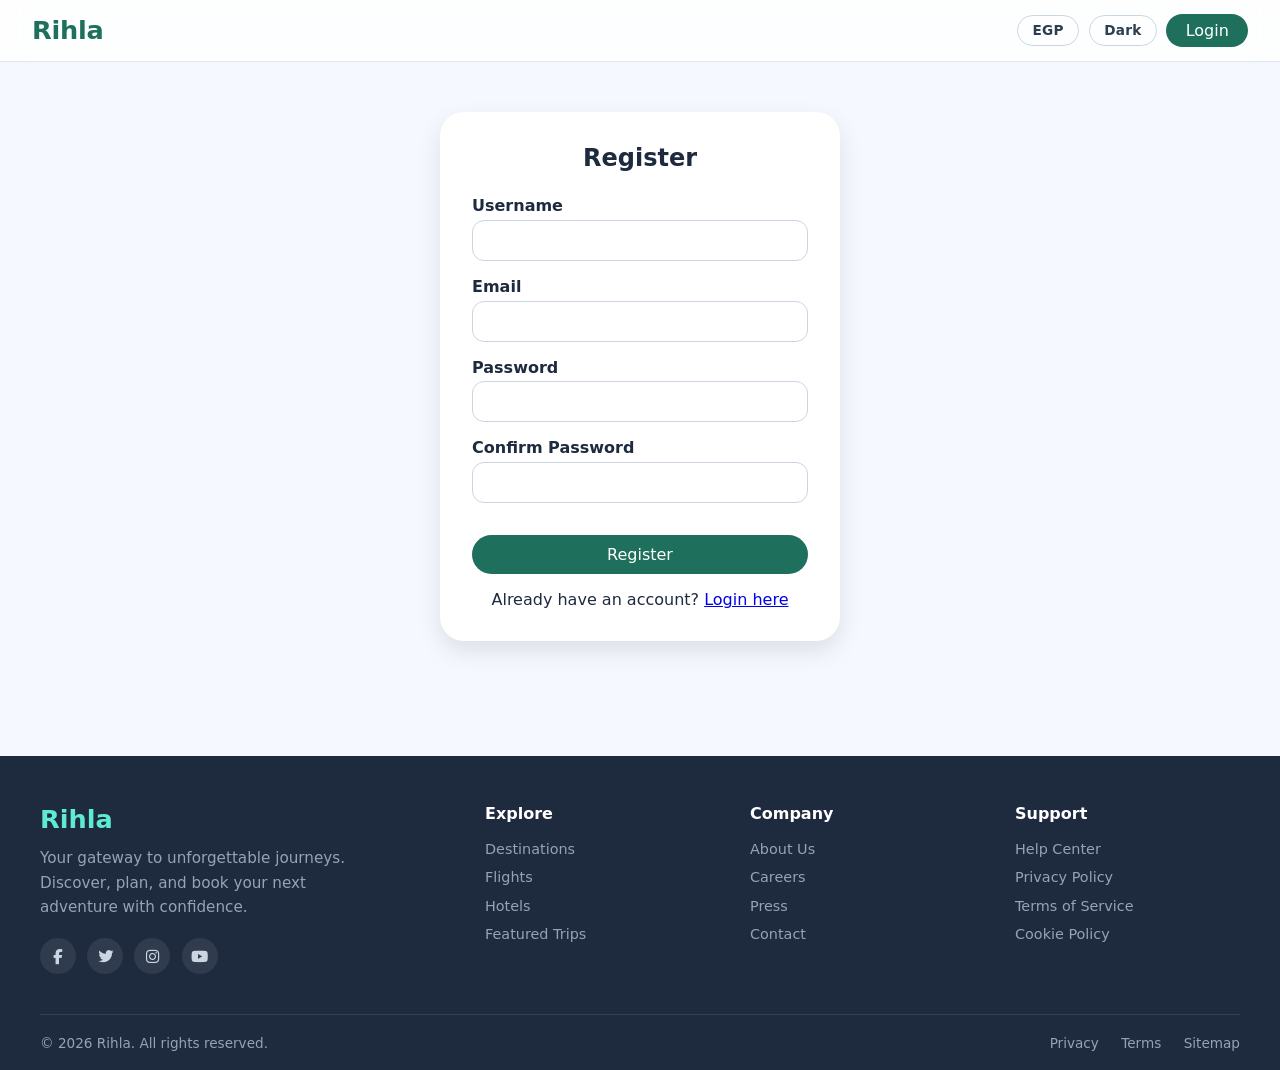
<file: register.html>
<!DOCTYPE html>
<html lang="en">
<head>
    <meta charset="UTF-8">
    <meta name="viewport" content="width=device-width, initial-scale=1.0">
    <title>Register - Rihla</title>
    <link rel="stylesheet" href="MainLayout/style.css">
    <link rel="stylesheet" href="MainLayout/login-register.css">
    <link rel="stylesheet" href="NewLayout/auth.css">
    <link rel="stylesheet" href="https://cdnjs.cloudflare.com/ajax/libs/font-awesome/6.4.0/css/all.min.css">
</head>
<body>
<nav class="navbar">
        <a href="index.html" class="logo">Rihla</a>
        <div class="nav-links">
            <button id="currencyToggleBtn" class="currency-toggle-btn" type="button" onclick="toggleCurrency()">EGP</button>
            <button id="layoutToggleBtn" class="layout-toggle-btn" type="button" onclick="toggleLayout()">Dark</button>
            <a href="login.html" id="loginNavLink" class="login-link">Login</a>
        </div>
    </nav>

    <div class="auth-container">
        <div class="auth-card">
            <h2>Register</h2>
<form id="registerForm" novalidate>
                <div class="form-group">
                    <label>Username</label>
                    <input type="text" id="regUsername">
                </div>
                <div class="form-group">
                    <label>Email</label>
                    <input type="email" id="regEmail">
                </div>
                <div class="form-group">
                    <label>Password</label>
                    <input type="password" id="regPassword">
                </div>
                <div class="form-group">
                    <label>Confirm Password</label>
                    <input type="password" id="regConfirmPassword">
                </div>
                <div id="regError" class="error-msg"></div>
                <button type="submit">Register</button>
                <p>Already have an account? <a href="login.html">Login here</a></p>
            </form>
        </div>
    </div>

        <footer class="site-footer">
        <div class="footer-main">
            <div class="footer-brand">
                <a href="index.html" class="footer-logo">Rihla</a>
                <p class="footer-tagline">Your gateway to unforgettable journeys. Discover, plan, and book your next adventure with confidence.</p>
                <div class="footer-social">
                    <a href="#" aria-label="Facebook"><i class="fab fa-facebook-f"></i></a>
                    <a href="#" aria-label="Twitter"><i class="fab fa-twitter"></i></a>
                    <a href="#" aria-label="Instagram"><i class="fab fa-instagram"></i></a>
                    <a href="#" aria-label="YouTube"><i class="fab fa-youtube"></i></a>
                </div>
            </div>
            <div class="footer-col">
                <h4>Explore</h4>
                <ul>
                    <li><a href="Dist_Search.html">Destinations</a></li>
                    <li><a href="Flight_Search.html">Flights</a></li>
                    <li><a href="Hotel_Search.html">Hotels</a></li>
                    <li><a href="index.html">Featured Trips</a></li>
                </ul>
            </div>
            <div class="footer-col">
                <h4>Company</h4>
                <ul>
                    <li><a href="about.html">About Us</a></li>
                    <li><a href="#">Careers</a></li>
                    <li><a href="#">Press</a></li>
                    <li><a href="#" onclick="toggleFeedback(); return false;">Contact</a></li>
                </ul>
            </div>
            <div class="footer-col">
                <h4>Support</h4>
                <ul>
                    <li><a href="#">Help Center</a></li>
                    <li><a href="#">Privacy Policy</a></li>
                    <li><a href="#">Terms of Service</a></li>
                    <li><a href="#">Cookie Policy</a></li>
                </ul>
            </div>
        </div>
        <div class="footer-bottom">
            <p>&copy; 2026 Rihla. All rights reserved.</p>
            <p class="footer-bottom-links">
                <a href="#">Privacy</a>
                <a href="#">Terms</a>
                <a href="#">Sitemap</a>
            </p>
        </div>
    </footer>

    <script src="js/common.js"></script>
    <script src="js/auth.js"></script>
</body>
</html>
</file>
<file: MainLayout/style.css>
/* style.css - Global Styles & Shared Components (used across pages) */

* {
    margin: 0;
    padding: 0;
    box-sizing: border-box;
    font-family: system-ui, 'Segoe UI', sans-serif;
}

body {
    background: #f5f9ff;
    color: #1e2a3e;
}
.dark-only {
    display: none;
}
/* ============================================
   NAVBAR (used everywhere)
   ============================================ */
.navbar {
    background: rgba(255, 255, 255, 0.85);
    -webkit-backdrop-filter: saturate(180%) blur(12px);
    backdrop-filter: saturate(180%) blur(12px);
    padding: 0.85rem 2rem;
    display: flex;
    justify-content: space-between;
    align-items: center;
    flex-wrap: wrap;
    gap: 1rem;
    border-bottom: 1px solid rgba(30, 111, 92, 0.12);
    box-shadow: 0 1px 0 rgba(0, 0, 0, 0.02);
    position: sticky;
    top: 0;
    z-index: 100;
}
.logo {
    font-size: 1.6rem;
    font-weight: bold;
    color: #1e6f5c;
    text-decoration: none;
    letter-spacing: -0.01em;
}

/* Right group: actions (currency / theme / login / logout) */
.nav-links {
    display: flex;
    gap: 0.6rem;
    align-items: center;
}
.nav-links a {
    text-decoration: none;
    color: #2c3e50;
    font-weight: 500;
}
.nav-links a:hover {
    color: #1e6f5c;
}
.login-link {
    background: #1e6f5c;
    color: white !important;
    padding: 0.45rem 1.2rem;
    border-radius: 999px;
    transition: background 0.2s, transform 0.2s;
}
.login-link:hover {
    background: #155a4a;
    transform: translateY(-1px);
}
.username-display {
    background: #e0f2e9;
    padding: 0.4rem 1rem;
    border-radius: 999px;
    color: #1e6f5c;
    font-weight: bold;
}
.logout-btn {
    background: #dc2626;
    color: white !important;
    padding: 0.45rem 1.2rem;
    border-radius: 999px;
    border: none;
    cursor: pointer;
    font-weight: 500;
    font-size: 0.95rem;
    text-decoration: none;
    transition: background 0.2s, transform 0.2s;
}
.logout-btn:hover {
    background: #b91c1c;
    transform: translateY(-1px);
}

/* shared pill-button look for the small toggles (theme + currency) */
.layout-toggle-btn,
.currency-toggle-btn {
    background: transparent;
    border: 1px solid #cbd5e1;
    color: #2c3e50;
    padding: 0.4rem 0.9rem;
    border-radius: 999px;
    cursor: pointer;
    font-size: 0.85rem;
    font-weight: 600;
    letter-spacing: 0.02em;
    display: inline-flex;
    align-items: center;
    gap: 0.4rem;
    min-width: 56px;
    justify-content: center;
    transition: background 0.2s, color 0.2s, border-color 0.2s, transform 0.2s;
}
.layout-toggle-btn:hover,
.currency-toggle-btn:hover {
    background: #1e6f5c;
    color: white;
    border-color: #1e6f5c;
    transform: translateY(-1px);
}

/* ============================================
   FOOTER (used on every page)
   ============================================ */
.site-footer {
    background: #1e2a3e;
    color: #cbd5e1;
    margin-top: 4rem;
    padding: 3rem 2rem 0;
    text-align: left;
}
.footer-main {
    max-width: 1200px;
    margin: 0 auto;
    display: grid;
    grid-template-columns: 1.8fr 1fr 1fr 1fr;
    gap: 2.5rem;
    padding-bottom: 2.5rem;
    border-bottom: 1px solid rgba(255, 255, 255, 0.1);
}
.footer-brand .footer-logo {
    font-size: 1.6rem;
    font-weight: bold;
    color: #5eead4;
    text-decoration: none;
    display: inline-block;
    margin-bottom: 0.8rem;
}
.footer-tagline {
    color: #94a3b8;
    font-size: 0.95rem;
    line-height: 1.6;
    margin-bottom: 1.2rem;
    max-width: 320px;
}
.footer-social {
    display: flex;
    gap: 0.7rem;
}
.footer-social a {
    width: 36px;
    height: 36px;
    border-radius: 50%;
    background: rgba(255, 255, 255, 0.08);
    color: #cbd5e1;
    display: inline-flex;
    align-items: center;
    justify-content: center;
    text-decoration: none;
    font-size: 0.95rem;
    transition: background 0.2s, color 0.2s, transform 0.2s;
}
.footer-social a:hover {
    background: #1e6f5c;
    color: white;
    transform: translateY(-2px);
}
.footer-col h4 {
    color: white;
    font-size: 1rem;
    margin-bottom: 1rem;
    font-weight: 600;
}
.footer-col ul {
    list-style: none;
    padding: 0;
    margin: 0;
}
.footer-col li {
    margin-bottom: 0.6rem;
}
.footer-col a {
    color: #94a3b8;
    text-decoration: none;
    font-size: 0.9rem;
    transition: color 0.2s;
}
.footer-col a:hover {
    color: #5eead4;
}
.footer-bottom {
    max-width: 1200px;
    margin: 0 auto;
    padding: 1.2rem 0;
    display: flex;
    justify-content: space-between;
    align-items: center;
    flex-wrap: wrap;
    gap: 1rem;
    font-size: 0.85rem;
    color: #94a3b8;
}
.footer-bottom-links {
    display: flex;
    gap: 1.4rem;
}
.footer-bottom-links a {
    color: #94a3b8;
    text-decoration: none;
}
.footer-bottom-links a:hover {
    color: #5eead4;
}
@media (max-width: 768px) {
    .footer-main {
        grid-template-columns: 1fr 1fr;
    }
    .footer-bottom {
        flex-direction: column;
        text-align: center;
    }
}
@media (max-width: 480px) {
    .footer-main {
        grid-template-columns: 1fr;
        gap: 2rem;
    }
}

/* ============================================
   CUSTOM NOTIFICATIONS
   ============================================ */
.custom-notification {
    position: fixed;
    top: 20px;
    right: 20px;
    background: white;
    padding: 1rem 1.5rem;
    border-radius: 12px;
    box-shadow: 0 4px 20px rgba(0,0,0,0.15);
    z-index: 10000;
    max-width: 350px;
    animation: slideIn 0.3s ease;
}
.custom-notification.success { border-left: 5px solid #22c55e; }
.custom-notification.error   { border-left: 5px solid #ef4444; }
.custom-notification.info    { border-left: 5px solid #3b82f6; }
.custom-notification-content {
    display: flex;
    align-items: center;
    gap: 0.75rem;
}
.custom-notification-icon { font-size: 1.25rem; }
.custom-notification.success .custom-notification-icon { color: #22c55e; }
.custom-notification.error   .custom-notification-icon { color: #ef4444; }
.custom-notification.info    .custom-notification-icon { color: #3b82f6; }
.custom-notification-message {
    flex: 1;
    color: #1e2a3e;
}
.custom-notification-close {
    background: none;
    border: none;
    color: #94a3b8;
    cursor: pointer;
    padding: 0.25rem;
    font-size: 1rem;
}
.custom-notification-close:hover { color: #1e2a3e; }

@keyframes slideIn {
    from { transform: translateX(100%); opacity: 0; }
    to   { transform: translateX(0); opacity: 1; }
}

/* ============================================
   SHARED SEARCH PAGE CHROME
   (search-page-header, search bar, container, sidebar, filters,
   results header, view toggle)
   ============================================ */
.search-page-header {
    text-align: center;
    padding: 3rem 1rem 2rem;
    background: #e6f4f1;
}
.search-page-header h1 {
    font-size: 2.2rem;
    margin-bottom: 1.5rem;
    color: #1e2a3e;
}

/* default text-based search bar (used by Dist & Hotel) */
.search-bar-container {
    display: flex;
    justify-content: center;
    gap: 0.5rem;
    max-width: 600px;
    margin: 0 auto;
}
.search-input {
    flex: 1;
    padding: 0.8rem 1.2rem;
    border: 2px solid #1e6f5c;
    border-radius: 30px;
    font-size: 1rem;
    outline: none;
}
.search-btn {
    background: #1e6f5c;
    color: white;
    border: none;
    padding: 0.8rem 1.5rem;
    border-radius: 30px;
    cursor: pointer;
    font-size: 1rem;
}
.search-btn:hover {
    background: #155a4a;
}

/* page layout - sidebar + results */
.search-page-container {
    display: flex;
    gap: 2rem;
    padding: 2rem;
    max-width: 1400px;
    margin: 0 auto;
}

/* filters sidebar */
.filters-sidebar {
    width: 260px;
    flex-shrink: 0;
    background: white;
    padding: 1.5rem;
    border-radius: 16px;
    box-shadow: 0 2px 8px rgba(0,0,0,0.05);
    height: fit-content;
}
.filters-sidebar h3 {
    margin-bottom: 1.5rem;
    color: #1e6f5c;
    font-size: 1.2rem;
}
.filter-group {
    margin-bottom: 1.5rem;
}
.filter-group label {
    display: block;
    font-weight: 600;
    margin-bottom: 0.6rem;
    color: #2c3e50;
}
.filter-select {
    width: 100%;
    padding: 0.5rem;
    border: 1px solid #cbd5e1;
    border-radius: 8px;
    background: white;
}
.clear-filters-btn {
    width: 100%;
    background: #e0f2e9;
    color: #1e6f5c;
    border: 1px solid #1e6f5c;
    padding: 0.6rem;
    border-radius: 8px;
    cursor: pointer;
    font-weight: 600;
}
.clear-filters-btn:hover {
    background: #1e6f5c;
    color: white;
}

/* results section */
.results-section {
    flex: 1;
}
.results-header {
    display: flex;
    justify-content: space-between;
    align-items: center;
    margin-bottom: 1.5rem;
    flex-wrap: wrap;
    gap: 1rem;
}
.results-header span {
    font-weight: 600;
    color: #475569;
}

/* view toggle (grid/list) */
.view-toggle {
    display: flex;
    gap: 0.5rem;
}
.view-btn {
    background: white;
    border: 1px solid #cbd5e1;
    padding: 0.5rem 1rem;
    border-radius: 8px;
    cursor: pointer;
    display: flex;
    align-items: center;
    gap: 0.4rem;
    font-size: 0.9rem;
    color: #475569;
}
.view-btn.active, .view-btn:hover {
    background: #1e6f5c;
    color: white;
    border-color: #1e6f5c;
}

/* ============================================
   SHARED CARDS - Destination/Hotel grid + list view
   ============================================ */
.destinations-grid {
    display: grid;
    grid-template-columns: repeat(auto-fill, minmax(280px, 1fr));
    gap: 1.8rem;
}
.dest-card {
    background: white;
    border-radius: 16px;
    overflow: hidden;
    box-shadow: 0 4px 12px rgba(0,0,0,0.08);
    cursor: pointer;
    transition: transform 0.2s, box-shadow 0.2s;
    position: relative;
}
.dest-card:hover {
    transform: translateY(-4px);
    box-shadow: 0 8px 25px rgba(0,0,0,0.12);
}
.dest-card-img {
    height: 200px;
    width: 100%;
    object-fit: cover;
}
.dest-card-content {
    padding: 1.2rem;
}
.dest-card-title {
    font-weight: bold;
    font-size: 1.15rem;
    margin-bottom: 0.4rem;
}
.dest-card-meta {
    display: flex;
    justify-content: space-between;
    align-items: center;
    color: #64748b;
    font-size: 0.9rem;
}
.dest-card-rating {
    color: #f59e0b;
}
.dest-card-price {
    font-weight: bold;
    color: #1e6f5c;
}

/* list view variant */
.destinations-list {
    display: flex;
    flex-direction: column;
    gap: 1rem;
}
.destinations-list .dest-card {
    display: flex;
    flex-direction: row;
    align-items: stretch;
}
.destinations-list .dest-card-img {
    width: 240px;
    height: auto;
    flex-shrink: 0;
}
.destinations-list .dest-card-content {
    flex: 1;
    display: flex;
    flex-direction: column;
    justify-content: center;
}

/* details view variant: wider image, full description, amenities visible */
.destinations-details {
    display: flex;
    flex-direction: column;
    gap: 1rem;
}
.destinations-details .dest-card {
    display: flex;
    flex-direction: row;
    align-items: stretch;
}
.destinations-details .dest-card-img {
    width: 320px;
    height: auto;
    flex-shrink: 0;
}
.destinations-details .dest-card-content {
    flex: 1;
    padding: 1.5rem;
}

/* ============================================
   SHARED FORMS - checkbox label, form group
   ============================================ */
.form-group {
    display: flex;
    flex-direction: column;
}
.checkbox-label {
    display: flex;
    align-items: center;
    gap: 0.5rem;
    font-weight: normal !important;
    cursor: pointer;
    color: #475569;
}
.checkbox-label input {
    width: auto;
    accent-color: #1e6f5c;
}

/* ============================================
   SHARED DETAIL PAGE CHROME
   (back button, container, info section, booking card,
   booking total, login overlay)
   ============================================ */
.detail-page-container {
    max-width: 1000px;
    margin: 2rem auto;
    padding: 0 1rem;
}
.back-btn {
    display: inline-flex;
    align-items: center;
    gap: 0.5rem;
    color: #1e6f5c;
    text-decoration: none;
    font-weight: 600;
    margin-bottom: 1.5rem;
    cursor: pointer;
}
.back-btn:hover {
    color: #155a4a;
}

/* info section title (with green underline) */
.info-section-title {
    font-size: 1.3rem;
    margin-bottom: 1.5rem;
    color: #1e2a3e;
    border-bottom: 2px solid #1e6f5c;
    padding-bottom: 0.5rem;
    display: inline-block;
}

/* info grid + boxes */
.info-grid {
    display: grid;
    grid-template-columns: repeat(auto-fit, minmax(200px, 1fr));
    gap: 1rem;
    margin-bottom: 2rem;
}
.info-box {
    background: #f8fafc;
    padding: 1.2rem;
    border-radius: 12px;
    border: 1px solid #e2e8f0;
}
.info-box h4 {
    font-size: 0.8rem;
    color: #64748b;
    text-transform: uppercase;
    letter-spacing: 0.05em;
    margin-bottom: 0.5rem;
}
.info-box p {
    font-size: 1.1rem;
    font-weight: 600;
    color: #1e2a3e;
}
.info-box .sub-info {
    font-size: 0.85rem;
    color: #64748b;
    font-weight: normal;
}

/* booking card (green gradient) */
.booking-card {
    background: linear-gradient(135deg, #1e6f5c 0%, #155a4a 100%);
    padding: 2rem;
    border-radius: 16px;
    margin-top: 2rem;
    color: white;
}
.booking-card h3 {
    margin-bottom: 1.5rem;
    font-size: 1.3rem;
}
.booking-form-row {
    display: grid;
    grid-template-columns: repeat(auto-fit, minmax(200px, 1fr));
    gap: 1rem;
    margin-bottom: 1.5rem;
}
.booking-card .form-group label {
    font-size: 0.9rem;
    margin-bottom: 0.5rem;
    opacity: 0.9;
}
.booking-card .form-group input,
.booking-card .form-group select {
    padding: 0.7rem;
    border-radius: 8px;
    border: none;
    font-size: 1rem;
}

/* booking total */
.booking-total {
    display: flex;
    justify-content: space-between;
    align-items: center;
    margin: 1.5rem 0;
    padding-top: 1rem;
    border-top: 1px solid rgba(255,255,255,0.2);
}
.total-label {
    font-size: 1.1rem;
}
.total-amount {
    font-size: 2rem;
    font-weight: bold;
}

/* shared "Book Now" button used by all detail pages
   (replaces .bookdest-btn / .bookhotel-btn / .bookflight-btn) */
.detail-book-btn {
    width: 100%;
    padding: 1rem;
    border-radius: 10px;
    border: none;
    background: white;
    color: #1e6f5c;
    font-size: 1.2rem;
    font-weight: bold;
    cursor: pointer;
    transition: transform 0.2s;
}
.detail-book-btn:hover {
    transform: scale(1.02);
}

/* ============================================
   SHARED COMMENTS COMPONENT
   ============================================ */
.comments-section {
    margin-top: 2rem;
}
.comments-list {
    display: flex;
    flex-direction: column;
    gap: 1rem;
    margin-bottom: 1rem;
    max-height: 300px;
    overflow-y: auto;
}
.comment {
    background: #f8fafc;
    padding: 1rem;
    border-radius: 8px;
    border-left: 3px solid #1e6f5c;
}
.comment-author {
    font-weight: 600;
    color: #1e2a3e;
    margin-bottom: 0.5rem;
}
.comment-text {
    color: #475569;
    line-height: 1.5;
}
.comment-input {
    display: flex;
    gap: 0.5rem;
}
.comment-input input {
    flex: 1;
    padding: 0.8rem;
    border: 1px solid #e2e8f0;
    border-radius: 8px;
    font-size: 1rem;
}
.comment-input button {
    background: #1e6f5c;
    color: white;
    border: none;
    padding: 0.8rem 1.2rem;
    border-radius: 8px;
    cursor: pointer;
    transition: background 0.2s;
}
.comment-input button:hover {
    background: #155a4a;
}

/* ============================================
   SHARED LOGIN OVERLAY (used on detail pages)
   ============================================ */
.login-overlay {
    display: none;
    position: fixed;
    top: 0;
    left: 0;
    right: 0;
    bottom: 0;
    background: rgba(0, 0, 0, 0.7);
    z-index: 1000;
    align-items: center;
    justify-content: center;
}
.login-overlay.active {
    display: flex;
}
.login-overlay-content {
    background: white;
    padding: 3rem 2rem;
    border-radius: 20px;
    text-align: center;
    max-width: 400px;
    box-shadow: 0 10px 40px rgba(0,0,0,0.3);
}
.login-overlay-content h2 {
    color: #1e2a3e;
    margin-bottom: 1rem;
    font-size: 1.8rem;
}
.login-overlay-content p {
    color: #64748b;
    margin-bottom: 2rem;
    font-size: 1.05rem;
}
.btn-group {
    display: flex;
    gap: 1rem;
}
.btn-group button {
    flex: 1;
    padding: 0.8rem 1.5rem;
    border-radius: 8px;
    border: none;
    font-weight: 600;
    cursor: pointer;
    transition: all 0.2s;
    font-size: 1rem;
}
.btn-login {
    background: #1e6f5c;
    color: white;
}
.btn-login:hover {
    background: #155a4a;
}
.btn-close {
    background: #e2e8f0;
    color: #475569;
}
.btn-close:hover {
    background: #cbd5e1;
}

/* ============================================
   GLOBAL RESPONSIVE
   ============================================ */
@media (max-width: 1024px) {
    .search-page-container {
        flex-direction: column;
    }
    .filters-sidebar {
        width: 100%;
    }
}
@media (max-width: 640px) {
    .navbar {
        padding: 0.7rem 1rem;
        gap: 0.6rem;
    }
    .nav-links {
        gap: 0.4rem;
    }
    .layout-toggle-btn,
    .currency-toggle-btn {
        padding: 0.35rem 0.7rem;
        min-width: 48px;
        font-size: 0.8rem;
    }
    .login-link,
    .logout-btn {
        padding: 0.4rem 0.9rem;
        font-size: 0.9rem;
    }
    .destinations-list .dest-card,
    .destinations-details .dest-card {
        flex-direction: column;
    }
    .destinations-list .dest-card-img,
    .destinations-details .dest-card-img {
        width: 100%;
        height: 200px;
    }
    .results-header {
        flex-direction: column;
        align-items: flex-start;
    }
    .booking-form-row {
        grid-template-columns: 1fr;
    }
}

/* ============================================
   LIVE CHAT POPOUT (used on every page that calls injectChat())
   ============================================ */
.chat-toggle {
    position: fixed;
    bottom: 1.5rem;
    right: 1.5rem;
    width: 56px;
    height: 56px;
    border-radius: 50%;
    background: #1e6f5c;
    color: white;
    border: none;
    cursor: pointer;
    font-size: 1.4rem;
    box-shadow: 0 6px 20px rgba(30, 111, 92, 0.35);
    transition: transform 0.2s, box-shadow 0.2s;
    z-index: 1000;
}
.chat-toggle:hover {
    transform: translateY(-3px);
    box-shadow: 0 10px 28px rgba(30, 111, 92, 0.5);
}
.chat-panel {
    display: none;
    position: fixed;
    bottom: 5.5rem;
    right: 1.5rem;
    width: 340px;
    max-width: calc(100vw - 2rem);
    height: 480px;
    max-height: calc(100vh - 8rem);
    background: white;
    border-radius: 16px;
    box-shadow: 0 12px 40px rgba(0, 0, 0, 0.18);
    flex-direction: column;
    overflow: hidden;
    z-index: 1000;
}
.chat-panel.open {
    display: flex;
}
.chat-header {
    background: #1e6f5c;
    color: white;
    padding: 0.9rem 1.2rem;
    display: flex;
    justify-content: space-between;
    align-items: center;
    font-weight: 600;
}
.chat-header span i {
    margin-right: 0.5rem;
}
.chat-close {
    background: none;
    border: none;
    color: white;
    cursor: pointer;
    font-size: 1rem;
    padding: 0.25rem;
}
.chat-messages {
    flex: 1;
    padding: 1rem 1.2rem;
    overflow-y: auto;
    background: #f5f9fb;
    display: flex;
    flex-direction: column;
    gap: 0.6rem;
}
.chat-bubble {
    max-width: 80%;
    padding: 0.6rem 0.9rem;
    border-radius: 14px;
    font-size: 0.92rem;
    line-height: 1.4;
    word-break: break-word;
}
.chat-bubble.user {
    align-self: flex-end;
    background: #1e6f5c;
    color: white;
    border-bottom-right-radius: 4px;
}
.chat-input-row {
    display: flex;
    align-items: center;
    padding: 0.6rem 0.8rem;
    gap: 0.5rem;
    border-top: 1px solid #e2e8f0;
    background: white;
}
.chat-input-row input {
    flex: 1;
    padding: 0.6rem 0.9rem;
    border: 1px solid #e2e8f0;
    border-radius: 999px;
    outline: none;
    font-size: 0.9rem;
}
.chat-input-row input:focus {
    border-color: #1e6f5c;
}
.chat-input-row button {
    background: #1e6f5c;
    color: white;
    border: none;
    width: 40px;
    height: 40px;
    border-radius: 50%;
    cursor: pointer;
    transition: background 0.2s;
}
.chat-input-row button:hover {
    background: #155a4a;
}

/* ============================================
   FEEDBACK / COMPLAINTS POPUP
   ============================================ */
.feedback-modal {
    display: none;
    position: fixed;
    inset: 0;
    background: rgba(15, 23, 42, 0.55);
    align-items: center;
    justify-content: center;
    z-index: 1001;
    padding: 1rem;
}
.feedback-modal.open {
    display: flex;
}
.feedback-card {
    background: white;
    border-radius: 16px;
    width: 100%;
    max-width: 620px;
    max-height: 90vh;
    overflow-y: auto;
    box-shadow: 0 20px 60px rgba(0, 0, 0, 0.3);
}
.feedback-header {
    background: #c2410c;
    color: white;
    padding: 1rem 1.4rem;
    display: flex;
    justify-content: space-between;
    align-items: center;
    font-weight: 600;
    border-radius: 16px 16px 0 0;
}
.feedback-header span i {
    margin-right: 0.5rem;
}
.feedback-close {
    background: none;
    border: none;
    color: white;
    cursor: pointer;
    font-size: 1rem;
}
.feedback-form {
    padding: 1.2rem 1.4rem 0.5rem;
    display: flex;
    flex-direction: column;
    gap: 0.7rem;
}
.feedback-row {
    display: flex;
    gap: 0.7rem;
}
.feedback-row input {
    flex: 1;
}
.feedback-form input,
.feedback-form select,
.feedback-form textarea {
    padding: 0.55rem 0.8rem;
    border: 1px solid #cbd5e1;
    border-radius: 8px;
    font-size: 0.95rem;
    font-family: inherit;
    width: 100%;
}
.feedback-form input:focus,
.feedback-form select:focus,
.feedback-form textarea:focus {
    outline: none;
    border-color: #c2410c;
}
.feedback-submit {
    background: #c2410c;
    color: white;
    border: none;
    padding: 0.6rem 1.2rem;
    border-radius: 999px;
    font-weight: 600;
    cursor: pointer;
    align-self: flex-end;
}
.feedback-submit:hover {
    background: #9a330a;
}
.feedback-form .feedback-submit {
    margin: 0.5rem 0 1rem;
}

/* ============================================
   ABOUT / TEAM PAGE
   ============================================ */
.about-hero {
    text-align: center;
    padding: 3rem 1.5rem 1rem;
    max-width: 720px;
    margin: 0 auto;
}
.about-hero h1 {
    font-size: 2.2rem;
    color: #1e293b;
    margin: 0 0 0.5rem;
}
.about-hero p {
    color: #475569;
    line-height: 1.6;
}
.team-section {
    max-width: 1100px;
    margin: 0 auto;
    padding: 2rem 1.5rem 4rem;
}
.team-section h2 {
    text-align: center;
    color: #1e293b;
    margin-bottom: 2rem;
}
.team-grid {
    display: grid;
    grid-template-columns: repeat(3, 1fr);
    gap: 1.5rem;
}
.team-card {
    background: #ffffff;
    border-radius: 16px;
    padding: 1.75rem 1.25rem;
    text-align: center;
    box-shadow: 0 4px 16px rgba(0, 0, 0, 0.06);
}
.team-card i {
    font-size: 4rem;
    color: #1e6f5c;
    margin-bottom: 0.75rem;
}
.team-card h3 {
    margin: 0 0 0.35rem;
    color: #0f172a;
}
.team-role {
    color: #1e6f5c;
    font-weight: 600;
    margin: 0 0 0.25rem;
}
.team-pages {
    color: #64748b;
    font-size: 0.85rem;
    margin: 0;
}
@media (max-width: 800px) {
    .team-grid { grid-template-columns: repeat(2, 1fr); }
}
@media (max-width: 500px) {
    .team-grid { grid-template-columns: 1fr; }
}

/* Audio on about page + video on destination detail */
.about-audio {
    margin-top: 1.5rem;
    width: 100%;
    max-width: 420px;
}
.dest-video-section {
    padding: 0 2rem;
    margin-bottom: 2rem;
}
.dest-video {
    width: 100%;
    max-height: 420px;
    border-radius: 12px;
    background: #000;
}
</file>
<file: MainLayout/homePage.css>
/* homePage.css - Styles for index.html (Home Page) */

/* search section */
.search-section {
    text-align: center;
    padding: 5rem 1.5rem 5.5rem;
    /* background: linear-gradient(135deg, #e6f4f1 0%, #d1e7dd 100%); */
}
.search-title {
    font-size: 2.6rem;
    font-weight: 700;
    letter-spacing: -0.02em;
    color: #1e2a3e;
    margin-bottom: 2.5rem;
}
.search-options {
    display: flex;
    justify-content: center;
    gap: 1.2rem;
    flex-wrap: wrap;
}
.search-card {
    background: white;
    padding: 1.1rem 2.4rem;
    border-radius: 14px;
    cursor: pointer;
    border: 1px solid #d1e7dd;
    box-shadow: 0 2px 8px rgba(30, 111, 92, 0.06);
    transition: transform 0.2s, box-shadow 0.2s, border-color 0.2s, color 0.2s;
    font-weight: 600;
    font-size: 1rem;
    color: #1e2a3e;
    text-decoration: none;
    display: inline-block;
}
.search-card:hover {
    border-color: #1e6f5c;
    color: #1e6f5c;
    transform: translateY(-3px);
    box-shadow: 0 8px 20px rgba(30, 111, 92, 0.12);
}
/* light theme: nouns only, no icons */
.search-card i,
.search-card .verb {
    display: none;
}

/* recommendations */
.recommendations {
    padding: 4.5rem 2rem;
    background: white;
}
.section-title {
    font-size: 2rem;
    font-weight: 700;
    letter-spacing: -0.01em;
    margin-bottom: 2rem;
    border-left: 4px solid #1e6f5c;
    padding-left: 1rem;
    color: #1e2a3e;
}
.cards {
    display: grid;
    grid-template-columns: repeat(auto-fit, minmax(260px, 1fr));
    gap: 1.8rem;
    max-width: 1200px;
    margin: 0 auto;
}
.card {
    background: white;
    border-radius: 16px;
    overflow: hidden;
    box-shadow: 0 4px 16px rgba(15, 23, 42, 0.06);
    border: 1px solid #eef2f5;
    transition: transform 0.25s, box-shadow 0.25s;
    cursor: pointer;
}
.card:hover {
    transform: translateY(-5px);
    box-shadow: 0 14px 32px rgba(15, 23, 42, 0.12);
}
.card-img {
    height: 200px;
    width: 100%;
    object-fit: cover;
    display: block;
    transition: transform 0.4s;
}
.card:hover .card-img {
    transform: scale(1.04);
}
.card-content {
    padding: 1.2rem 1.3rem 1.4rem;
}
.card-title {
    font-weight: 700;
    font-size: 1.15rem;
    margin-bottom: 0.4rem;
    color: #1e2a3e;
}
.card-content p {
    color: #64748b;
    font-size: 0.9rem;
    line-height: 1.5;
}

/* discover posts */
.discover {
    padding: 4.5rem 2rem;
    background: #f5f9fb;
    border-top: 1px solid #e6ebef;
}
.posts-grid {
    display: grid;
    grid-template-columns: repeat(auto-fill, minmax(280px, 1fr));
    gap: 1.6rem;
    max-width: 1200px;
    margin: 0 auto;
}
.post {
    background: white;
    border-radius: 14px;
    overflow: hidden;
    box-shadow: 0 4px 14px rgba(15, 23, 42, 0.05);
    border: 1px solid #e6ebef;
    transition: transform 0.2s, box-shadow 0.2s;
}
.post:hover {
    transform: translateY(-3px);
    box-shadow: 0 12px 28px rgba(15, 23, 42, 0.1);
}
.post-info {
    padding: 1.2rem 1.4rem 1.4rem;
}
.post-title {
    font-weight: 700;
    font-size: 1.1rem;
    margin-bottom: 0.4rem;
    color: #1e2a3e;
}
.post-info p {
    color: #64748b;
    font-size: 0.9rem;
    line-height: 1.5;
    margin-bottom: 0.6rem;
}
.post-info small {
    color: #94a3b8;
    font-size: 0.8rem;
}
.empty-posts {
    text-align: center;
    padding: 3rem 2rem;
    color: #64748b;
    font-style: italic;
    background: white;
    border-radius: 12px;
    border: 1px dashed #cbd5e1;
    grid-column: 1 / -1;
}

/* responsive */
@media (max-width: 640px) {
    .search-section {
        padding: 3.5rem 1rem 4rem;
    }
    .search-title {
        font-size: 2rem;
    }
    .search-card {
        padding: 1rem 2rem;
    }
    .recommendations,
    .discover {
        padding: 3rem 1.2rem;
    }
    .section-title {
        font-size: 1.6rem;
    }
}
</file>
<file: NewLayout/homePage.css>
/* NewLayout/homePage.css
   Major homepage overrides — only applied when .layout-new is active.
   Imports the global theme so the dark base is always there. */

@import url('theme.css');

/* ============================================
   HERO / SEARCH SECTION
   Two-column layout: text + buttons on left, featured card on right
   ============================================ */
.layout-new .search-section {
    background: #2c3441;
    padding: 5rem 4rem 6rem;
    display: grid;
    grid-template-columns: 1.1fr 1fr;
    gap: 3rem;
    align-items: center;
    text-align: left;
}

.layout-new .hero-content {
    max-width: 600px;
}

/* big brand wordmark — the dominant visual element on the dark home */
.layout-new .hero-brand {
    display: block;
    font-size: 6rem;
    line-height: 1;
    font-weight: 900;
    letter-spacing: -0.04em;
    margin-bottom: 1rem;
    background: linear-gradient(135deg, #ffffff 0%, #94a3b8 60%, #64748b 100%);
    -webkit-background-clip: text;
    background-clip: text;
    -webkit-text-fill-color: transparent;
}

/* "Discover Your Next Adventure" becomes a smaller tagline under the brand */
.layout-new .search-title {
    font-size: 1.4rem;
    line-height: 1.3;
    color: #94a3b8;
    font-weight: 500;
    margin-bottom: 1.8rem;
    background: none;
    -webkit-text-fill-color: initial;
}

/* subtitle is redundant with brand+tagline — hide in dark mode */
.layout-new .search-subtitle {
    display: none;
}

.layout-new .search-options {
    display: flex;
    flex-wrap: wrap;
    justify-content: flex-start;
    gap: 1rem;
}

/* dark theme reveals the icon + verb that light mode hides */
.layout-new .search-card i,
.layout-new .search-card .verb {
    display: inline;
}

/* default outline pill style for "Book Flights" / "Reserve Hotels" */
.layout-new .search-card {
    background: rgba(255, 255, 255, 0.06);
    border: 1px solid rgba(255, 255, 255, 0.18);
    color: #e2e8f0;
    padding: 0.9rem 1.8rem;
    border-radius: 999px;
    box-shadow: none;
    font-size: 0.98rem;
    display: inline-flex;
    align-items: center;
    gap: 0.6rem;
    transition: background 0.2s, border-color 0.2s, transform 0.2s;
}
.layout-new .search-card i {
    font-size: 0.95rem;
    opacity: 0.9;
}
.layout-new .search-card:hover {
    background: rgba(255, 255, 255, 0.12);
    border-color: rgba(255, 255, 255, 0.35);
    color: #f8fafc;
    transform: translateY(-1px);
    box-shadow: none;
}

/* primary filled pill for "Find Destinations" */
.layout-new .search-card.primary {
    background: #ffffff;
    color: #1e2a3e;
    border-color: #ffffff;
}
.layout-new .search-card.primary i {
    color: #1e6f5c;
    opacity: 1;
}
.layout-new .search-card.primary:hover {
    background: #f1f5f9;
    color: #1e2a3e;
    border-color: #f1f5f9;
}

/* right column: featured destination card */
.layout-new .hero-featured {
    display: block;
    position: relative;
    border-radius: 18px;
    overflow: hidden;
    box-shadow: 0 20px 60px rgba(0, 0, 0, 0.45);
    aspect-ratio: 1 / 1;
    max-width: 420px;
    justify-self: center;
    width: 100%;
}
.layout-new .hero-featured img {
    width: 100%;
    height: 100%;
    object-fit: cover;
    display: block;
}
.layout-new .hero-featured-overlay {
    position: absolute;
    left: 0;
    right: 0;
    bottom: 0;
    padding: 1.4rem 1.4rem 1.2rem;
    background: linear-gradient(to top, rgba(15, 23, 42, 0.92) 0%, rgba(15, 23, 42, 0.6) 50%, transparent 100%);
    color: #f8fafc;
}
.layout-new .hero-featured-overlay h3 {
    font-size: 1.5rem;
    font-weight: 700;
    margin-bottom: 0.2rem;
}
.layout-new .hero-featured-overlay span {
    font-size: 0.95rem;
    color: #cbd5e1;
}

/* ============================================
   RECOMMENDATIONS — hidden in dark theme (per user request)
   The asymmetric grid rules below are kept in case dark mode brings
   it back later, but the section itself is collapsed.
   ============================================ */
.layout-new .recommendations {
    display: none;
}
.layout-new .recommendations.__keep {
    background: #0f172a;
    padding: 4rem 2rem;
}
.layout-new .section-title {
    color: #f1f5f9;
    border-left: 5px solid #14b8a6;
    font-size: 2rem;
    margin-bottom: 2rem;
}
.layout-new .recommendations .cards {
    display: grid;
    grid-template-columns: 2fr 1fr 1fr;
    grid-auto-rows: 220px;
    gap: 1.2rem;
}
.layout-new .recommendations .card {
    background: #1e293b;
    border-radius: 18px;
    padding: 0;
    margin-bottom: 0;
    overflow: hidden;
    position: relative;
    box-shadow: 0 6px 20px rgba(0, 0, 0, 0.5);
    transition: transform 0.25s, box-shadow 0.25s;
    cursor: pointer;
}
.layout-new .recommendations .card:hover {
    transform: translateY(-5px);
    box-shadow: 0 14px 40px rgba(20, 184, 166, 0.25);
}
.layout-new .recommendations .card:first-child {
    grid-column: span 1;
    grid-row: span 2;
}
.layout-new .recommendations .card-img {
    height: 100%;
    width: 100%;
    object-fit: cover;
    transition: transform 0.4s;
}
.layout-new .recommendations .card:hover .card-img {
    transform: scale(1.06);
}
.layout-new .recommendations .card-content {
    position: absolute;
    left: 0;
    right: 0;
    bottom: 0;
    padding: 1.5rem 1.2rem 1.2rem;
    background: linear-gradient(to top, rgba(15, 23, 42, 0.95) 0%, rgba(15, 23, 42, 0.5) 60%, transparent 100%);
    color: #f1f5f9;
}
.layout-new .recommendations .card-title {
    color: #f1f5f9;
    font-size: 1.3rem;
    margin-bottom: 0.3rem;
}
.layout-new .recommendations .card-content p {
    color: #cbd5e1;
    font-size: 0.9rem;
}

/* ============================================
   DISCOVER FROM EXPERIENCES
   Wider posts with accent left bar
   ============================================ */
.layout-new .discover {
    background: #020617;
    padding: 4rem 2rem;
}
.layout-new .discover .section-title {
    color: #f1f5f9;
    border-left-color: #5eead4;
}
.layout-new .posts-grid {
    grid-template-columns: repeat(auto-fill, minmax(320px, 1fr));
    gap: 1.5rem;
}
.layout-new .post {
    background: #1e293b;
    border: 1px solid #334155;
    border-left: 4px solid #14b8a6;
    border-radius: 14px;
    box-shadow: 0 6px 20px rgba(0, 0, 0, 0.5);
    transition: transform 0.2s, border-left-color 0.2s, box-shadow 0.2s;
}
.layout-new .post:hover {
    transform: translateY(-3px);
    border-left-color: #5eead4;
    box-shadow: 0 12px 32px rgba(20, 184, 166, 0.2);
}
.layout-new .post-info {
    padding: 1.2rem 1.4rem;
}
.layout-new .post-title {
    color: #f1f5f9;
    font-size: 1.15rem;
}
.layout-new .post-info p {
    color: #94a3b8;
    margin-top: 0.4rem;
    font-size: 0.95rem;
    line-height: 1.5;
}
.layout-new .empty-posts {
    color: #5eead4;
    background: #1e293b;
    border-radius: 12px;
    padding: 3rem 2rem;
    border: 1px dashed #334155;
    grid-column: 1 / -1;
}

/* ============================================
   RESPONSIVE
   ============================================ */
@media (max-width: 900px) {
    .layout-new .search-section {
        grid-template-columns: 1fr;
        padding: 3.5rem 2rem 4rem;
        text-align: center;
    }
    .layout-new .hero-content {
        max-width: 100%;
    }
    .layout-new .search-subtitle {
        margin-left: auto;
        margin-right: auto;
    }
    .layout-new .search-options {
        justify-content: center;
    }
    .layout-new .hero-featured {
        max-width: 360px;
        aspect-ratio: 4 / 3;
    }
    .layout-new .recommendations .cards {
        grid-template-columns: 1fr 1fr;
        grid-auto-rows: 200px;
    }
    .layout-new .recommendations .card:first-child {
        grid-column: span 2;
    }
}
@media (max-width: 600px) {
    .layout-new .hero-brand {
        font-size: 4rem;
    }
    .layout-new .search-title {
        font-size: 1.2rem;
    }
}
</file>
<file: NewLayout/theme.css>
/* NewLayout/theme.css
   Global dark theme overrides. Loaded on every page when the new layout is
   active. These rules come AFTER the MainLayout link tags so they override.
   We never edit MainLayout/* — every rule is scoped under .layout-new which
   is added to <html> by the pre-paint inline script and to <body> by JS. */

/* ============================================
   GLOBAL SURFACES
   ============================================ */
html.layout-new,
.layout-new body {
    background: #0f172a;
    color: #e2e8f0;
}

/* ============================================
   NAVBAR (dark)
   Mirrors the modern bar from MainLayout/style.css with dark surfaces.
   ============================================ */
.layout-new .navbar {
    background: rgba(17, 24, 39, 0.78);
    -webkit-backdrop-filter: saturate(180%) blur(14px);
    backdrop-filter: saturate(180%) blur(14px);
    box-shadow: 0 2px 12px rgba(0, 0, 0, 0.6);
    border-bottom: 1px solid #1f2937;
}
.layout-new .logo {
    color: #5eead4;
}
.layout-new .nav-links a {
    color: #e2e8f0;
}
.layout-new .nav-links a:hover {
    color: #5eead4;
}
.layout-new .login-link {
    background: #14b8a6;
    color: #0f172a !important;
}
.layout-new .login-link:hover {
    background: #5eead4;
}
.layout-new .username-display {
    background: #134e4a;
    color: #5eead4;
}
.layout-new .logout-btn {
    background: #b91c1c;
}
.layout-new .logout-btn:hover {
    background: #7f1d1d;
}

/* dark variant for the small pill toggles (theme + currency) */
.layout-new .layout-toggle-btn,
.layout-new .currency-toggle-btn {
    border-color: #5eead4;
    color: #5eead4;
}
.layout-new .layout-toggle-btn:hover,
.layout-new .currency-toggle-btn:hover {
    background: #14b8a6;
    color: #0f172a;
    border-color: #14b8a6;
}

/* ============================================
   SHARED CARDS / SURFACES
   ============================================ */
.layout-new .dest-card,
.layout-new .post,
.layout-new .card,
.layout-new .auth-card,
.layout-new .filters-sidebar,
.layout-new .modal-content,
.layout-new .dest-detail-card,
.layout-new .hotel-detail-card,
.layout-new .flight-detail-card,
.layout-new .profile-card {
    background: #1e293b;
    color: #e2e8f0;
    box-shadow: 0 4px 18px rgba(0, 0, 0, 0.5);
}
.layout-new .profile-card h2 {
    color: #f1f5f9;
}
.layout-new .profile-email {
    color: #94a3b8;
}
.layout-new .profile-info {
    background: #0f172a;
    border-color: #334155;
}
.layout-new .profile-info-row {
    color: #e2e8f0;
}
.layout-new .profile-info-label {
    color: #94a3b8;
}
.layout-new .profile-info-label i,
.layout-new .profile-avatar {
    color: #5eead4;
}
.layout-new .profile-action-btn {
    background: #0f172a;
    border-color: #334155;
    color: #e2e8f0;
}
.layout-new .profile-action-btn:hover {
    background: #1e293b;
}
.layout-new .profile-action-btn.primary {
    background: #5eead4;
    border-color: #5eead4;
    color: #0f172a;
}
.layout-new .profile-action-btn.primary:hover {
    background: #2dd4bf;
}
.layout-new .back-btn {
    color: #5eead4;
}
.layout-new .dest-card-title,
.layout-new .post-title,
.layout-new .card h2,
.layout-new .auth-card h2 {
    color: #f1f5f9;
}
.layout-new .dest-card-meta {
    color: #94a3b8;
}
.layout-new .dest-card-price {
    color: #5eead4;
}

/* ============================================
   SEARCH PAGE HEADER (banner above results)
   ============================================ */
.layout-new .search-page-header {
    background: linear-gradient(135deg, #134e4a 0%, #0f172a 100%);
}
.layout-new .search-page-header h1 {
    color: #f1f5f9;
}
.layout-new .search-input {
    background: #1e293b;
    color: #e2e8f0;
    border-color: #14b8a6;
}
.layout-new .search-input::placeholder {
    color: #64748b;
}
.layout-new .search-btn {
    background: #14b8a6;
    color: #0f172a;
}
.layout-new .search-btn:hover {
    background: #5eead4;
}

/* ============================================
   FILTERS SIDEBAR
   ============================================ */
.layout-new .filters-sidebar h3 {
    color: #5eead4;
}
.layout-new .filter-group label {
    color: #cbd5e1;
}
.layout-new .filter-select {
    background: #0f172a;
    color: #e2e8f0;
    border-color: #334155;
}
.layout-new .clear-filters-btn {
    background: #134e4a;
    color: #5eead4;
    border-color: #14b8a6;
}
.layout-new .clear-filters-btn:hover {
    background: #14b8a6;
    color: #0f172a;
}
.layout-new .checkbox-label {
    color: #cbd5e1;
}

/* ============================================
   RESULTS / VIEW TOGGLE
   ============================================ */
.layout-new .results-header span {
    color: #cbd5e1;
}
.layout-new .view-btn {
    background: #1e293b;
    color: #cbd5e1;
    border-color: #334155;
}
.layout-new .view-btn.active,
.layout-new .view-btn:hover {
    background: #14b8a6;
    color: #0f172a;
    border-color: #14b8a6;
}

/* ============================================
   DETAIL PAGE CHROME
   ============================================ */
.layout-new .back-btn {
    color: #5eead4;
}
.layout-new .back-btn:hover {
    color: #99f6e4;
}
.layout-new .info-section-title {
    color: #f1f5f9;
    border-bottom-color: #14b8a6;
}
.layout-new .info-box {
    background: #0f172a;
    border-color: #334155;
}
.layout-new .info-box h4 {
    color: #94a3b8;
}
.layout-new .info-box p {
    color: #e2e8f0;
}
.layout-new .info-box .sub-info {
    color: #94a3b8;
}

/* booking card stays distinct (gradient) but tweaked */
.layout-new .booking-card {
    background: linear-gradient(135deg, #134e4a 0%, #0f172a 100%);
}
.layout-new .detail-book-btn {
    background: #5eead4;
    color: #0f172a;
}

/* ============================================
   COMMENTS
   ============================================ */
.layout-new .comment {
    background: #0f172a;
    border-left-color: #14b8a6;
}
.layout-new .comment-author {
    color: #5eead4;
}
.layout-new .comment-text {
    color: #cbd5e1;
}
.layout-new .comment-input input {
    background: #0f172a;
    color: #e2e8f0;
    border-color: #334155;
}
.layout-new .comment-input button {
    background: #14b8a6;
    color: #0f172a;
}
.layout-new .comment-input button:hover {
    background: #5eead4;
}

/* ============================================
   FORMS (auth + profile)
   ============================================ */
.layout-new input,
.layout-new textarea,
.layout-new select {
    background: #0f172a;
    color: #e2e8f0;
    border-color: #334155;
}
.layout-new .auth-card label,
.layout-new label {
    color: #cbd5e1;
}
.layout-new .auth-card button,
.layout-new button[id="addPostBtn"] {
    background: #14b8a6;
    color: #0f172a;
}
.layout-new .auth-card button:hover {
    background: #5eead4;
}
.layout-new .auth-card p,
.layout-new .auth-card p a {
    color: #94a3b8;
}
.layout-new .auth-card p a {
    color: #5eead4;
}

/* profile post items */
.layout-new .post-item {
    background: #1e293b;
    color: #e2e8f0;
}
.layout-new .delete-btn {
    background: #b91c1c;
    color: white;
}

/* footer */
.layout-new footer {
    background: #020617;
    color: #94a3b8;
}

/* notifications */
.layout-new .custom-notification {
    background: #1e293b;
    color: #e2e8f0;
    box-shadow: 0 4px 24px rgba(0, 0, 0, 0.7);
}
.layout-new .custom-notification-message {
    color: #e2e8f0;
}

/* login overlay (detail-page modal) */
.layout-new .login-overlay-content {
    background: #1e293b;
    color: #e2e8f0;
}
.layout-new .login-overlay-content h2 {
    color: #f1f5f9;
}
.layout-new .login-overlay-content p {
    color: #94a3b8;
}
.layout-new .btn-login {
    background: #14b8a6;
    color: #0f172a;
}
.layout-new .btn-login:hover {
    background: #5eead4;
}
.layout-new .btn-close {
    background: #334155;
    color: #e2e8f0;
}
.layout-new .btn-close:hover {
    background: #475569;
}

/* live chat popout (dark) */
.layout-new .chat-toggle {
    background: #14b8a6;
    color: #0f172a;
    box-shadow: 0 6px 20px rgba(20, 184, 166, 0.4);
}
.layout-new .chat-toggle:hover {
    box-shadow: 0 10px 28px rgba(20, 184, 166, 0.6);
}
.layout-new .chat-panel {
    background: #1e293b;
    box-shadow: 0 12px 40px rgba(0, 0, 0, 0.6);
}
.layout-new .chat-header {
    background: #14b8a6;
    color: #0f172a;
}
.layout-new .chat-close {
    color: #0f172a;
}
.layout-new .chat-messages {
    background: #0f172a;
}
.layout-new .chat-bubble.user {
    background: #14b8a6;
    color: #0f172a;
}
.layout-new .chat-input-row {
    background: #1e293b;
    border-top-color: #334155;
}
.layout-new .chat-input-row input {
    background: #0f172a;
    border-color: #334155;
    color: #e2e8f0;
}
.layout-new .chat-input-row input::placeholder {
    color: #64748b;
}
.layout-new .chat-input-row input:focus {
    border-color: #5eead4;
}
.layout-new .chat-input-row button {
    background: #14b8a6;
    color: #0f172a;
}
.layout-new .chat-input-row button:hover {
    background: #5eead4;
}

/* Feedback popup — dark variants */
.layout-new .feedback-card {
    background: #1e293b;
    color: #e2e8f0;
}
.layout-new .feedback-form input,
.layout-new .feedback-form select,
.layout-new .feedback-form textarea {
    background: #0f172a;
    border-color: #334155;
    color: #e2e8f0;
}
.layout-new .feedback-form input::placeholder,
.layout-new .feedback-form textarea::placeholder {
    color: #64748b;
}

/* About / team page — dark variants */
.layout-new .about-hero h1,
.layout-new .team-section h2 {
    color: #f1f5f9;
}
.layout-new .about-hero p {
    color: #cbd5e1;
}
.layout-new .team-card {
    background: #1e293b;
    box-shadow: 0 4px 18px rgba(0, 0, 0, 0.5);
}
.layout-new .team-card i {
    color: #5eead4;
}
.layout-new .team-card h3 {
    color: #f1f5f9;
}
.layout-new .team-role {
    color: #5eead4;
}
.layout-new .team-pages {
    color: #94a3b8;
}
</file>
<file: MainLayout/Dist_Detail.css>
/* Dist_Detail.css - Destination Detail page-specific styles
   (shared chrome lives in style.css) */

/* dist uses a wider layout than hotel/flight */
.detail-page-container {
    max-width: 1200px;
    margin: 0 auto;
    padding: 2rem;
    padding-top: 1rem;
}
.back-btn {
    transition: color 0.3s;
}
.back-btn:hover {
    color: #289671;
}

/* card wrapper */
.dest-detail-card {
    background: white;
    border-radius: 16px;
    box-shadow: 0 4px 20px rgba(0, 0, 0, 0.08);
    overflow: hidden;
}

/* header (green gradient banner) */
.dest-detail-header {
    display: flex;
    justify-content: space-between;
    align-items: center;
    padding: 2rem;
    background: linear-gradient(135deg, #1e6f5c 0%, #289671 100%);
    color: white;
}
.dest-name {
    font-size: 2rem;
    font-weight: 700;
    margin-bottom: 0.5rem;
}
.dest-location {
    font-size: 1rem;
    opacity: 0.9;
}
.dest-price-display {
    text-align: right;
}
.dest-price-display .price {
    font-size: 2.5rem;
    font-weight: 700;
}
.dest-price-display .per-person {
    font-size: 0.9rem;
    opacity: 0.8;
}

/* images section */
.dest-images-section {
    padding: 2rem;
    border-bottom: 1px solid #e2e8f0;
}
.main-image-container {
    width: 100%;
    height: 400px;
    border-radius: 12px;
    overflow: hidden;
    margin-bottom: 1rem;
}
.main-image-container img {
    width: 100%;
    height: 100%;
    object-fit: cover;
}
.thumbnail-container {
    display: flex;
    gap: 0.75rem;
    justify-content: center;
}
.thumbnail-container .thumbnail {
    width: 80px;
    height: 60px;
    border-radius: 8px;
    overflow: hidden;
    cursor: pointer;
    border: 2px solid transparent;
    transition: border-color 0.3s, transform 0.3s;
}
.thumbnail-container .thumbnail:hover {
    border-color: #1e6f5c;
    transform: scale(1.05);
}
.thumbnail-container .thumbnail img {
    width: 100%;
    height: 100%;
    object-fit: cover;
}

/* info section */
.dest-info-section {
    padding: 2rem;
}

/* dist override: section title with icon, no inline-block */
.dest-info-section .info-section-title,
.dest-video-section .info-section-title {
    color: #1e6f5c;
    margin-bottom: 1.5rem;
    padding-bottom: 0.75rem;
    border-bottom: 2px solid #1e6f5c;
    display: flex;
    align-items: center;
    gap: 0.5rem;
}

.info-grid {
    grid-template-columns: repeat(auto-fit, minmax(200px, 1fr));
    gap: 1.5rem;
}
.info-box {
    padding: 1.5rem;
}
.info-box h4 {
    font-size: 0.85rem;
    letter-spacing: 0.5px;
}

/* description */
.dest-info-section .description-section {
    margin-bottom: 2rem;
}
.dest-info-section .description-section h4 {
    color: #1e6f5c;
    margin-bottom: 1rem;
}
.dest-info-section .description-section p {
    color: #475569;
    line-height: 1.8;
}

/* events table */
.events-widget {
    margin-bottom: 2rem;
}
.events-table {
    width: 100%;
    border-collapse: collapse;
    background: #ffffff;
    border-radius: 12px;
    overflow: hidden;
    border: 1px solid #e2e8f0;
}
.events-table thead {
    background: #f8fafc;
}
.events-table th {
    text-align: left;
    padding: 0.85rem 1rem;
    font-size: 0.85rem;
    text-transform: uppercase;
    color: #64748b;
    letter-spacing: 0.03em;
    border-bottom: 1px solid #e2e8f0;
}
.events-table td {
    padding: 0.85rem 1rem;
    border-bottom: 1px solid #f1f5f9;
    color: #1e293b;
    vertical-align: middle;
}
.events-table tbody tr:last-child td {
    border-bottom: none;
}
.events-table tbody tr:hover {
    background: #f8fafc;
}
.events-table td i {
    margin-right: 0.4rem;
    color: #1e6f5c;
}

/* dist booking card uses a different gradient end-color */
.booking-card {
    background: linear-gradient(135deg, #1e6f5c 0%, #289671 100%);
    margin-bottom: 2rem;
}
.booking-form-row {
    display: flex;
    gap: 1rem;
    margin-bottom: 1rem;
}
.booking-form-row .form-group {
    flex: 1;
}
.booking-card .form-group {
    margin-bottom: 1rem;
}
.booking-card label {
    display: block;
    margin-bottom: 0.5rem;
    font-size: 0.9rem;
    opacity: 0.9;
}
.booking-card input[type="date"],
.booking-card input[type="time"] {
    width: 100%;
    padding: 0.75rem;
    border: none;
    border-radius: 8px;
    font-size: 1rem;
    background: white;
    color: #1e293b;
}
.booking-card .checkbox-label {
    display: flex !important;
    align-items: center;
    gap: 0.5rem;
    cursor: pointer;
    color: white;
}
.booking-card .checkbox-label input[type="checkbox"] {
    width: 20px;
    height: 20px;
    cursor: pointer;
}

/* dist's booking-total has a colored background instead of border-top */
.booking-card .booking-total {
    margin: 1.5rem 0;
    padding: 1rem;
    padding-top: 1rem;
    background: rgba(255, 255, 255, 0.15);
    border-radius: 12px;
    border-top: none;
}

/* dist comments use detail-page-container's wider layout */
.comments-list {
    max-height: 300px;
}
.comments-list .comment {
    padding: 1rem;
    background: #f8fafc;
    border-radius: 12px;
    border: 1px solid #e2e8f0;
    border-left: none;
}
.comment-author {
    color: #1e6f5c;
    display: flex;
    align-items: center;
    gap: 0.5rem;
}
.comment-input input {
    padding: 0.75rem 1rem;
}
.comment-input button {
    padding: 0.75rem 1.5rem;
    transition: background 0.3s;
}
.comment-input button:hover {
    background: #289671;
}

/* responsive */
@media (max-width: 768px) {
    .detail-page-container {
        padding: 1rem;
    }
    .dest-detail-header {
        flex-direction: column;
        text-align: center;
        gap: 1rem;
    }
    .dest-price-display {
        text-align: center;
    }
    .main-image-container {
        height: 250px;
    }
    .booking-form-row {
        flex-direction: column;
    }
    .info-grid {
        grid-template-columns: repeat(2, 1fr);
    }
}
</file>
<file: NewLayout/detail.css>
/* NewLayout/detail.css
   Detail-page overrides: dark surfaces & accent tweaks.
   Used by Dist_Detail.html, Hotel_Detail.html, Flight_Detail.html. */

@import url('theme.css');

/* ============================================
   DETAIL CARD WRAPPERS
   ============================================ */
.layout-new .dest-detail-card,
.layout-new .hotel-detail-card,
.layout-new .flight-detail-card {
    border-radius: 22px;
    border: 1px solid #334155;
}

/* ============================================
   HEADERS — keep distinct gradient/colors but darker
   ============================================ */
.layout-new .dest-detail-header {
    background: linear-gradient(135deg, #0f766e 0%, #134e4a 100%);
}
.layout-new .hotel-detail-header {
    background: #020617;
    border-bottom: 1px solid #1e293b;
}
.layout-new .flight-detail-header {
    background: #020617;
}

/* ============================================
   IMAGE SECTIONS
   ============================================ */
.layout-new .dest-images-section,
.layout-new .hotel-images-section {
    background: #0f172a;
    border-bottom: 1px solid #1e293b;
}

/* ============================================
   INFO / DESCRIPTION SECTIONS
   ============================================ */
.layout-new .dest-info-section,
.layout-new .hotel-info-section,
.layout-new .flight-info-section {
    background: #1e293b;
}
.layout-new .description-section h4 {
    color: #5eead4;
}
.layout-new .description-section p {
    color: #cbd5e1;
}
.layout-new .hotel-info-section .description-section {
    background: #0f172a;
    border-color: #334155;
}

/* events table */
.layout-new .events-table {
    background: #0f172a;
    border-color: #334155;
}
.layout-new .events-table thead {
    background: #1e293b;
}
.layout-new .events-table th {
    color: #94a3b8;
    border-bottom-color: #334155;
}
.layout-new .events-table td {
    color: #e2e8f0;
    border-bottom-color: #1e293b;
}
.layout-new .events-table tbody tr:hover {
    background: #1e293b;
}
.layout-new .events-table td i {
    color: #5eead4;
}

/* amenities */
.layout-new .amenity-tag {
    background: #134e4a;
    color: #5eead4;
}

/* booking card on detail pages */
.layout-new .booking-card {
    background: linear-gradient(135deg, #0f766e 0%, #134e4a 100%);
}
.layout-new .booking-card .booking-total {
    background: rgba(15, 23, 42, 0.4);
    border-radius: 12px;
    padding: 1rem;
    border-top: none;
}
.layout-new .booking-card input[type="date"],
.layout-new .booking-card input[type="time"],
.layout-new .booking-card input[type="text"],
.layout-new .booking-card select {
    background: #0f172a;
    color: #e2e8f0;
    border: 1px solid #334155;
}

/* flight route panel */
.layout-new .flight-route-detail {
    background: #0f172a;
    border-bottom: 1px solid #1e293b;
}
.layout-new .flight-route-detail .time,
.layout-new .flight-route-detail .airport-code {
    color: #f1f5f9;
}
.layout-new .flight-route-detail .city-name,
.layout-new .flight-route-detail .date {
    color: #94a3b8;
}
.layout-new .route-arrow-detail {
    color: #5eead4;
}

/* class option pills (flight) */
.layout-new .booking-options .class-option {
    background: #0f172a;
    border-color: #334155;
    color: #e2e8f0;
}
.layout-new .booking-options .class-option.selected {
    background: #14b8a6;
    color: #0f172a;
    border-color: #14b8a6;
}
</file>
<file: MainLayout/Dist_Search.css>
/* Dist_Search.css - Destination Search page-specific styles
   (shared chrome lives in style.css) */

/* ============================================
   DETAIL MODAL (only used inside Dist_Search.html)
   ============================================ */
.detail-modal {
    display: none;
    position: fixed;
    top: 0;
    left: 0;
    width: 100%;
    height: 100%;
    background: rgba(0,0,0,0.6);
    z-index: 1000;
    overflow-y: auto;
    padding: 2rem;
}
.detail-modal.active {
    display: block;
}
.modal-content {
    background: white;
    max-width: 1100px;
    margin: 0 auto;
    border-radius: 20px;
    overflow: hidden;
    position: relative;
}
.close-modal {
    position: absolute;
    top: 1rem;
    right: 1rem;
    background: white;
    color: #1e2a3e;
    border: none;
    width: 40px;
    height: 40px;
    border-radius: 50%;
    cursor: pointer;
    font-size: 1.2rem;
    z-index: 10;
    box-shadow: 0 2px 8px rgba(0,0,0,0.1);
    padding: 0;
}
.close-modal:hover {
    background: #f1f5f9;
    color: #1e2a3e;
}
.modal-body {
    display: flex;
    flex-direction: row;
}
.modal-media {
    width: 45%;
    padding: 2rem;
    background: #f8fafc;
}
.main-image {
    width: 100%;
    height: 300px;
    object-fit: cover;
    border-radius: 12px;
    margin-bottom: 1rem;
}
.thumbnail-row {
    display: flex;
    gap: 0.5rem;
    margin-bottom: 1.5rem;
}
.thumbnail-row img {
    width: 70px;
    height: 70px;
    object-fit: cover;
    border-radius: 8px;
    cursor: pointer;
    border: 2px solid transparent;
}
.thumbnail-row img.active {
    border-color: #1e6f5c;
}
.video-placeholder {
    height: 180px;
    background: #1e2a3e;
    border-radius: 12px;
    display: flex;
    flex-direction: column;
    align-items: center;
    justify-content: center;
    color: white;
    gap: 0.5rem;
}
.video-placeholder i {
    font-size: 3rem;
    opacity: 0.8;
}
.modal-info {
    flex: 1;
    padding: 2rem;
    overflow-y: auto;
    max-height: 90vh;
}
.modal-info h2 {
    font-size: 1.8rem;
    margin-bottom: 0.5rem;
}
.modal-meta {
    display: flex;
    gap: 1rem;
    margin-bottom: 1.5rem;
    flex-wrap: wrap;
}
.modal-meta span {
    display: flex;
    align-items: center;
    gap: 0.3rem;
}
.rating {
    color: #f59e0b;
}
.price-tag {
    background: #e0f2e9;
    color: #1e6f5c;
    padding: 0.3rem 0.8rem;
    border-radius: 20px;
    font-weight: bold;
}

/* modal section headings (description, events, map, booking, comments) */
.modal-info .description-section,
.modal-info .events-section,
.modal-info .map-placeholder,
.modal-info .booking-section,
.modal-info .comments-section {
    margin-bottom: 1.8rem;
}
.modal-info .description-section h4,
.modal-info .events-section h4,
.modal-info .map-placeholder h4,
.modal-info .booking-section h4,
.modal-info .comments-section h4 {
    font-size: 1.1rem;
    margin-bottom: 0.8rem;
    color: #1e2a3e;
}
.modal-info .description-section p {
    color: #475569;
    line-height: 1.7;
}

/* weather widget (modal-only) */
.weather-widget {
    background: #f0f9ff;
    border: 1px solid #bae6fd;
    border-radius: 12px;
    padding: 1rem;
    margin-bottom: 1.5rem;
}
.weather-widget h4 {
    font-size: 0.95rem;
    margin-bottom: 0.5rem;
    color: #0369a1;
}
.weather-info {
    display: flex;
    align-items: center;
    gap: 1rem;
}
.weather-info .temp {
    font-size: 1.8rem;
    font-weight: bold;
    color: #0369a1;
}
.weather-info .condition {
    color: #475569;
}

/* events table (modal-only) */
.events-table {
    width: 100%;
    border-collapse: collapse;
    font-size: 0.9rem;
}
.events-table td, .events-table th {
    padding: 0.5rem 0.75rem;
    border: 1px solid #e2e8f0;
    color: #475569;
}
.events-table th {
    background: #f8fafc;
    font-weight: 600;
    color: #1e2a3e;
}

/* static map (modal-only) */
.static-map {
    height: 160px;
    background: #e6f4f1;
    border-radius: 12px;
    display: flex;
    flex-direction: column;
    align-items: center;
    justify-content: center;
    color: #1e6f5c;
    gap: 0.5rem;
}
.static-map i {
    font-size: 2.5rem;
}

/* modal booking form */
.booking-section form {
    display: flex;
    flex-direction: column;
    gap: 0.8rem;
}
.form-row {
    display: flex;
    gap: 1rem;
}
.form-row .form-group {
    flex: 1;
}
.booking-section label {
    font-size: 0.9rem;
    margin-bottom: 0.3rem;
}
.booking-section input {
    padding: 0.6rem;
    border: 1px solid #cbd5e1;
    border-radius: 8px;
}
.book-btn {
    background: #1e6f5c;
    color: white;
    border: none;
    padding: 0.8rem;
    border-radius: 8px;
    font-weight: 600;
    cursor: pointer;
    margin-top: 0.5rem;
}
.book-btn:hover {
    background: #155a4a;
}

/* modal comments override - flatter style than detail-page comments */
.modal-info .comments-list {
    max-height: 200px;
    gap: 0.8rem;
    margin-bottom: 1rem;
}
.modal-info .comment {
    background: #f8fafc;
    padding: 0.8rem 1rem;
    border-radius: 10px;
    border-left: none;
}
.modal-info .comment-author {
    font-size: 0.85rem;
    color: #1e6f5c;
    margin-bottom: 0.2rem;
}
.modal-info .comment-text {
    font-size: 0.9rem;
}

/* responsive overrides for modal */
@media (max-width: 1024px) {
    .modal-body {
        flex-direction: column;
    }
    .modal-media {
        width: 100%;
    }
}
@media (max-width: 640px) {
    .form-row {
        flex-direction: column;
        gap: 0.5rem;
    }
}
</file>
<file: NewLayout/search.css>
/* NewLayout/search.css
   Search page overrides: dark surfaces + filters sidebar moved to the RIGHT side.
   Used by Dist_Search.html, Hotel_Search.html, Flight_Search.html. */

@import url('theme.css');

/* ============================================
   FLIP THE SIDEBAR TO THE RIGHT
   The MainLayout uses .search-page-container as a flex row with
   .filters-sidebar first and .results-section second. Reversing the
   row direction visually swaps them while keeping the existing HTML.
   ============================================ */
.layout-new .search-page-container {
    flex-direction: row-reverse;
}

/* slight visual differentiation: rounder filters card with accent border */
.layout-new .filters-sidebar {
    border-radius: 20px;
    border: 1px solid #334155;
    border-left: 3px solid #14b8a6;
    padding: 1.6rem;
}

/* destination/hotel grid cards: rounder + slight glow on hover */
.layout-new .dest-card {
    border-radius: 20px;
    border: 1px solid #334155;
    transition: transform 0.2s, box-shadow 0.2s, border-color 0.2s;
}
.layout-new .dest-card:hover {
    border-color: #14b8a6;
    box-shadow: 0 12px 30px rgba(20, 184, 166, 0.25);
}
.layout-new .dest-card-img {
    filter: brightness(0.92);
}

/* Flight search-specific bits (keep styles working in dark mode) */
.layout-new .flight-search-bar {
    background: #1e293b;
    border-radius: 16px;
}
.layout-new .flight-input-group label {
    color: #cbd5e1;
}
.layout-new .flight-input-group input {
    background: #0f172a;
    color: #e2e8f0;
    border-color: #334155;
}
.layout-new .flight-search-btn {
    background: #14b8a6;
    color: #0f172a;
}
.layout-new .flight-search-btn:hover {
    background: #5eead4;
}

/* Flight result card overrides */
.layout-new .flight-card {
    background: #1e293b;
    border-color: #334155;
    color: #e2e8f0;
}
.layout-new .flight-card:hover {
    border-color: #14b8a6;
}

/* Hotel amenities checkbox labels */
.layout-new .amenity-label {
    color: #cbd5e1;
}

/* Price-range slider value text */
.layout-new .price-range-values span {
    color: #cbd5e1;
}

/* responsive: when stacking happens, restore natural order
   (results above filters on mobile is fine) */
@media (max-width: 1024px) {
    .layout-new .search-page-container {
        flex-direction: column;
    }
}
</file>
<file: MainLayout/Flight_Detail.css>
/* Flight_Detail.css - Flight Detail page-specific styles
   (shared chrome lives in style.css) */

/* card wrapper */
.flight-detail-card {
    background: white;
    border-radius: 20px;
    overflow: hidden;
    box-shadow: 0 4px 20px rgba(0,0,0,0.1);
}

/* header (dark navy banner with airline info) */
.flight-detail-header {
    display: flex;
    justify-content: space-between;
    align-items: center;
    padding: 1.5rem 2rem;
    background: #1e2a3e;
    color: white;
}
.flight-detail-header .airline-info {
    display: flex;
    align-items: center;
    gap: 1rem;
}
.flight-detail-header .airline-logo {
    width: 50px;
    height: 50px;
    background: #1e6f5c;
    border-radius: 10px;
    display: flex;
    align-items: center;
    justify-content: center;
    font-weight: bold;
    font-size: 1.3rem;
}
.flight-detail-header .flight-numbers {
    text-align: right;
}
.flight-detail-header .flight-number {
    font-size: 0.9rem;
    opacity: 0.8;
}
.flight-detail-header .aircraft-type {
    font-size: 0.85rem;
    opacity: 0.7;
}

/* flight route (departure/arrow/arrival) */
.flight-route-detail {
    display: flex;
    justify-content: space-between;
    align-items: center;
    padding: 2.5rem 2rem;
    background: linear-gradient(135deg, #f8fafc 0%, #e6f4f1 100%);
}
.route-endpoint {
    text-align: center;
    flex: 1;
}
.route-endpoint .time {
    font-size: 2.5rem;
    font-weight: bold;
    color: #1e2a3e;
}
.route-endpoint .date {
    font-size: 1rem;
    color: #64748b;
    margin-top: 0.3rem;
}
.route-endpoint .airport-code {
    font-size: 1.8rem;
    font-weight: bold;
    color: #1e6f5c;
    margin-top: 0.5rem;
}
.route-endpoint .city-name {
    font-size: 1rem;
    color: #475569;
}
.route-arrow-detail {
    flex: 0.5;
    text-align: center;
    color: #1e6f5c;
    font-size: 2rem;
}

.flight-info-section {
    padding: 2rem;
}

/* flight info uses a slightly tighter grid */
.info-grid {
    grid-template-columns: repeat(auto-fit, minmax(180px, 1fr));
}

/* class options (flight-only booking widget) */
.booking-options {
    display: flex;
    gap: 1rem;
    flex-wrap: wrap;
    margin-bottom: 1.5rem;
}
.class-option {
    flex: 1;
    min-width: 150px;
    background: rgba(255,255,255,0.1);
    border: 2px solid rgba(255,255,255,0.2);
    border-radius: 12px;
    padding: 1rem;
    cursor: pointer;
    transition: all 0.2s;
    text-align: center;
}
.class-option:hover {
    background: rgba(255,255,255,0.2);
}
.class-option.selected {
    background: white;
    color: #1e6f5c;
    border-color: white;
}
.class-option .class-name {
    font-size: 1.1rem;
    font-weight: bold;
}
.class-option .class-price {
    font-size: 1.5rem;
    font-weight: bold;
    margin-top: 0.3rem;
}
.class-option .class-details {
    font-size: 0.8rem;
    opacity: 0.8;
}

/* passenger pickers */
.passenger-section {
    display: flex;
    gap: 1rem;
    margin-bottom: 1.5rem;
    flex-wrap: wrap;
}
.passenger-group {
    flex: 1;
    min-width: 150px;
}
.passenger-group label {
    display: block;
    font-size: 0.9rem;
    margin-bottom: 0.5rem;
    opacity: 0.9;
}
.passenger-group select {
    width: 100%;
    padding: 0.6rem;
    border-radius: 8px;
    border: none;
    font-size: 1rem;
}

/* promo code */
.promo-section {
    display: flex;
    gap: 0.5rem;
    margin-bottom: 0.5rem;
}
.promo-section input {
    flex: 1;
    padding: 0.6rem;
    border-radius: 8px;
    border: none;
    font-size: 0.9rem;
}
.promo-section button {
    padding: 0.6rem 1rem;
    border-radius: 8px;
    border: none;
    background: white;
    color: #333;
    font-weight: 600;
    cursor: pointer;
}
.promo-message {
    font-size: 0.85rem;
    min-height: 1.2rem;
    margin-bottom: 0.8rem;
}

/* responsive */
@media (max-width: 768px) {
    .flight-detail-header {
        flex-direction: column;
        text-align: center;
    }
    .booking-options {
        flex-direction: column;
    }
    .passenger-section {
        flex-direction: column;
    }
    .route-endpoint .time {
        font-size: 2rem;
    }
}
</file>
<file: MainLayout/Flight_Search.css>
/* Flight_Search.css - Flight Search page-specific styles
   (shared sidebar/filters/results-header live in style.css) */

body {
    padding: 0 1rem;
}

/* override shared header background to use a gradient */
.search-page-header {
    background: linear-gradient(135deg, #e6f4f1 0%, #d1e8e2 100%);
}

/* ============================================
   FLIGHT SEARCH BAR (replaces .search-bar-container)
   ============================================ */
.flight-search-bar {
    display: flex;
    justify-content: center;
    gap: 0.8rem;
    max-width: 900px;
    margin: 0 auto;
    flex-wrap: wrap;
    background: white;
    padding: 1.5rem;
    border-radius: 50px;
    box-shadow: 0 4px 20px rgba(0,0,0,0.1);
}
.flight-input-group {
    display: flex;
    flex-direction: column;
    position: relative;
    min-width: 180px;
}
.flight-input-group label {
    font-size: 0.75rem;
    font-weight: 600;
    color: #64748b;
    margin-bottom: 0.3rem;
    text-transform: uppercase;
    letter-spacing: 0.05em;
}
.flight-input-group input,
.flight-input-group select {
    padding: 0.8rem 1rem;
    border: 2px solid #e2e8f0;
    border-radius: 30px;
    font-size: 1rem;
    outline: none;
    transition: border-color 0.2s;
}
.flight-input-group input:focus,
.flight-input-group select:focus {
    border-color: #1e6f5c;
}
.flight-search-btn {
    background: #1e6f5c;
    color: white;
    border: none;
    padding: 0.8rem 2rem;
    border-radius: 30px;
    cursor: pointer;
    font-size: 1rem;
    font-weight: 600;
    align-self: flex-end;
    transition: background 0.2s;
}
.flight-search-btn:hover {
    background: #155a4a;
}

/* page layout override - no horizontal padding */
.search-page-container {
    padding: 2rem 0;
}
.results-section {
    padding: 1rem 0;
}

/* ============================================
   PRICE RANGE SLIDER (filter)
   ============================================ */
.price-range-container {
    padding: 0.5rem 0;
}
.price-range-values {
    display: flex;
    justify-content: space-between;
    font-size: 0.85rem;
    color: #475569;
    margin-bottom: 0.5rem;
}
input[type="range"] {
    width: 100%;
    accent-color: #1e6f5c;
}

/* ============================================
   FLIGHT CARDS - List view only
   ============================================ */
.flights-list {
    display: flex;
    flex-direction: column;
    gap: 1.2rem;
    padding: 0;
}
.flight-card {
    background: white;
    border-radius: 16px;
    overflow: hidden;
    box-shadow: 0 4px 12px rgba(0,0,0,0.08);
    cursor: pointer;
    transition: transform 0.2s, box-shadow 0.2s;
    padding: 1.5rem;
}
.flight-card:hover {
    transform: translateY(-2px);
    box-shadow: 0 8px 25px rgba(0,0,0,0.12);
}

.flight-header {
    display: flex;
    justify-content: space-between;
    align-items: center;
    margin-bottom: 1rem;
}
.airline-info {
    display: flex;
    flex-direction: column;
    gap: 0.2rem;
}
.airline-name {
    font-weight: 600;
    color: #1e2a3e;
    font-size: 1.1rem;
}
.flight-number {
    font-size: 0.9rem;
    color: #64748b;
}
.flight-price {
    font-size: 1.5rem;
    font-weight: bold;
    color: #1e6f5c;
}

.flight-route {
    display: flex;
    justify-content: space-between;
    align-items: center;
    margin-bottom: 1rem;
}
.departure, .arrival {
    text-align: center;
    min-width: 80px;
}
.departure .time, .arrival .time {
    font-size: 1.5rem;
    font-weight: bold;
    color: #1e2a3e;
}
.departure .city, .arrival .city {
    font-size: 0.9rem;
    color: #64748b;
    margin-top: 0.2rem;
}
.flight-duration {
    text-align: center;
    padding: 0 1rem;
}
.flight-duration .duration {
    font-size: 1.2rem;
    font-weight: 600;
    color: #1e2a3e;
}
.flight-duration .stops {
    font-size: 0.8rem;
    color: #64748b;
    margin-top: 0.2rem;
}

.flight-details {
    display: flex;
    justify-content: space-between;
    align-items: center;
    padding-top: 1rem;
    border-top: 1px solid #e2e8f0;
    font-size: 0.9rem;
    color: #475569;
}
.flight-details span {
    background: #f8fafc;
    padding: 0.4rem 0.8rem;
    border-radius: 20px;
    border: 1px solid #e2e8f0;
}

/* expandable inline details */
.flight-details-toggle {
    width: 100%;
    background: #f0fdf4;
    padding: 0.8rem 1.5rem;
    border-top: 1px solid #bbf7d0;
    cursor: pointer;
    display: flex;
    justify-content: center;
    align-items: center;
    gap: 0.5rem;
    color: #15803d;
    font-weight: 600;
    font-size: 0.9rem;
}
.flight-details-toggle:hover {
    background: #dcfce7;
}
.flight-details-inline {
    display: none;
    padding: 1.5rem;
    background: #f8fafc;
    border-top: 1px solid #e2e8f0;
}
.flight-details-inline.active {
    display: block;
}
.details-grid {
    display: grid;
    grid-template-columns: repeat(auto-fit, minmax(200px, 1fr));
    gap: 1.5rem;
    margin-bottom: 1.5rem;
}
.detail-item {
    background: white;
    padding: 1rem;
    border-radius: 10px;
    border: 1px solid #e2e8f0;
}
.detail-item h4 {
    font-size: 0.85rem;
    color: #64748b;
    margin-bottom: 0.5rem;
    text-transform: uppercase;
    letter-spacing: 0.03em;
}
.detail-item p {
    font-size: 1rem;
    font-weight: 600;
    color: #1e2a3e;
}
.detail-item .sub-text {
    font-size: 0.8rem;
    color: #64748b;
    font-weight: normal;
}

/* available departure times */
.available-times {
    background: white;
    padding: 1rem;
    border-radius: 10px;
    border: 1px solid #e2e8f0;
    margin-bottom: 1.5rem;
}
.available-times h4 {
    font-size: 0.9rem;
    color: #1e2a3e;
    margin-bottom: 0.8rem;
}
.times-list {
    display: flex;
    flex-wrap: wrap;
    gap: 0.5rem;
}
.time-chip {
    padding: 0.4rem 0.8rem;
    border-radius: 20px;
    font-size: 0.85rem;
    cursor: pointer;
    transition: all 0.2s;
}
.time-chip.available {
    background: #e0f2e9;
    color: #1e6f5c;
    border: 1px solid #1e6f5c;
}
.time-chip.available:hover {
    background: #1e6f5c;
    color: white;
}
.time-chip.full {
    background: #f1f5f9;
    color: #94a3b8;
    border: 1px solid #e2e8f0;
    cursor: not-allowed;
}

/* inline booking row */
.flight-booking-section {
    display: flex;
    justify-content: space-between;
    align-items: center;
    background: white;
    padding: 1rem 1.5rem;
    border-radius: 10px;
    border: 2px solid #1e6f5c;
    margin-top: 1rem;
}
.booking-info {
    display: flex;
    flex-direction: column;
}
.booking-price {
    font-size: 1.5rem;
    font-weight: bold;
    color: #1e6f5c;
}
.booking-class {
    font-size: 0.85rem;
    color: #64748b;
}
.flight-book-btn {
    background: #1e6f5c;
    color: white;
    border: none;
    padding: 0.8rem 2rem;
    border-radius: 8px;
    cursor: pointer;
    font-weight: 600;
    font-size: 1rem;
    transition: background 0.2s;
}
.flight-book-btn:hover {
    background: #155a4a;
}

/* empty state */
.empty-results {
    text-align: center;
    padding: 4rem 2rem;
    background: white;
    border-radius: 16px;
    box-shadow: 0 2px 8px rgba(0,0,0,0.05);
}
.empty-results i {
    font-size: 4rem;
    color: #cbd5e1;
    margin-bottom: 1rem;
}
.empty-results p {
    font-size: 1.1rem;
    color: #64748b;
}

/* responsive */
@media (max-width: 1024px) {
    .search-page-container {
        padding: 1rem 0;
    }
    .filters-sidebar {
        margin-bottom: 2rem;
    }
    .flight-search-bar {
        flex-direction: column;
        border-radius: 16px;
        padding: 1rem;
    }
    .flight-input-group {
        width: 100%;
    }
    .flight-route {
        flex-direction: column;
        gap: 1rem;
    }
    .flight-duration {
        order: -1;
        padding: 0;
    }
}
@media (max-width: 640px) {
    body {
        padding: 0 0.5rem;
    }
    .search-page-header {
        padding: 2rem 1rem 1rem;
    }
    .search-page-header h1 {
        font-size: 1.8rem;
    }
    .flight-card {
        padding: 1rem;
    }
    .flight-header {
        flex-direction: column;
        align-items: flex-start;
        gap: 0.5rem;
    }
    .flight-price {
        align-self: flex-end;
    }
    .flight-route {
        gap: 1rem;
    }
    .departure, .arrival {
        min-width: auto;
    }
    .flight-details {
        flex-direction: column;
        gap: 0.5rem;
        align-items: flex-start;
    }
    .flight-details span {
        width: 100%;
        text-align: center;
    }
}
</file>
<file: MainLayout/Hotel_Detail.css>
/* Hotel_Detail.css - Hotel Detail page-specific styles
   (shared chrome lives in style.css) */

/* card wrapper */
.hotel-detail-card {
    background: white;
    border-radius: 20px;
    overflow: hidden;
    box-shadow: 0 4px 20px rgba(0,0,0,0.1);
}

/* header (dark navy banner) */
.hotel-detail-header {
    display: flex;
    justify-content: space-between;
    align-items: center;
    padding: 2rem;
    background: #1e2a3e;
    color: white;
}
.hotel-detail-header .hotel-name {
    font-size: 2rem;
    font-weight: bold;
}
.hotel-detail-header .hotel-class {
    font-size: 1.1rem;
    opacity: 0.9;
}
.hotel-price-display {
    text-align: right;
}
.hotel-price-display .price {
    font-size: 2rem;
    font-weight: bold;
}
.hotel-price-display .per-night {
    font-size: 0.9rem;
    opacity: 0.8;
}

/* images section: 2-column layout (main image + thumbnails) */
.hotel-images-section {
    display: grid;
    grid-template-columns: 2fr 1fr;
    gap: 1rem;
    padding: 2rem;
    background: #f8fafc;
}
.main-image-container {
    border-radius: 12px;
    overflow: hidden;
}
.main-image-container img {
    width: 100%;
    height: 400px;
    object-fit: cover;
}
.thumbnail-container {
    display: flex;
    flex-direction: column;
    gap: 0.8rem;
}
.thumbnail {
    width: 100%;
    height: 115px;
    border-radius: 8px;
    cursor: pointer;
    overflow: hidden;
    border: 2px solid transparent;
    transition: all 0.2s;
}
.thumbnail img {
    width: 100%;
    height: 100%;
    object-fit: cover;
}
.thumbnail:hover {
    border-color: #1e6f5c;
}

/* info section */
.hotel-info-section {
    padding: 2rem;
}

/* hotel description-section uses card style instead of plain text */
.hotel-info-section .description-section {
    background: #f8fafc;
    padding: 1.5rem;
    border-radius: 12px;
    border: 1px solid #e2e8f0;
    margin-bottom: 2rem;
}
.hotel-info-section .description-section h4 {
    margin-bottom: 1rem;
    color: #1e2a3e;
}
.hotel-info-section .description-section p {
    line-height: 1.6;
    color: #475569;
}

/* amenities */
.amenities-widget {
    margin-bottom: 2rem;
}
.amenities-list {
    display: grid;
    grid-template-columns: repeat(auto-fit, minmax(150px, 1fr));
    gap: 0.8rem;
    margin-top: 1rem;
}
.amenity-tag {
    background: #e0f2e9;
    color: #1e6f5c;
    padding: 0.5rem 1rem;
    border-radius: 20px;
    font-size: 0.9rem;
    display: flex;
    align-items: center;
    gap: 0.5rem;
}

/* booking addons (hotel-only) */
.booking-addons {
    margin-bottom: 1.5rem;
    display: flex;
    flex-direction: column;
    gap: 0.75rem;
}
.addon-option {
    display: flex;
    align-items: center;
    gap: 0.5rem;
    cursor: pointer;
    padding: 0.5rem;
    border: 1px solid rgba(255, 255, 255, 0.3);
    border-radius: 8px;
    transition: background 0.2s, border-color 0.2s;
    color: white;
}
.addon-option:hover {
    background: rgba(255, 255, 255, 0.1);
    border-color: rgba(255, 255, 255, 0.5);
}
.addon-option input[type="checkbox"] {
    width: 18px;
    height: 18px;
    cursor: pointer;
}

/* responsive */
@media (max-width: 768px) {
    .hotel-images-section {
        grid-template-columns: 1fr;
    }
    .hotel-detail-header {
        flex-direction: column;
        text-align: center;
    }
}
</file>
<file: MainLayout/Hotel_Search.css>
/* Hotel_Search.css - Hotel Search page-specific styles
   (shared chrome lives in style.css) */

/* ============================================
   AMENITY CHECKBOXES (filter sidebar - hotel only)
   ============================================ */
.amenity-checkboxes {
    display: flex;
    flex-direction: column;
    gap: 0.5rem;
}
.amenity-label {
    display: flex;
    align-items: center;
    gap: 0.5rem;
    font-weight: normal !important;
    color: #475569;
    font-size: 0.9rem;
    cursor: pointer;
}
.amenity-label input {
    accent-color: #1e6f5c;
    width: auto;
}

/* ============================================
   HOTEL CARD ADDITIONS (badge + amenity pills)
   ============================================ */
.hotel-class-badge {
    position: absolute;
    top: 0.8rem;
    left: 0.8rem;
    background: rgba(30, 42, 62, 0.85);
    color: #f59e0b;
    padding: 0.25rem 0.6rem;
    border-radius: 20px;
    font-size: 0.8rem;
    font-weight: 700;
    letter-spacing: 0.02em;
}
.card-amenities {
    display: flex;
    flex-wrap: wrap;
    gap: 0.35rem;
    margin-top: 0.7rem;
}
.amenity-pill {
    background: #e0f2e9;
    color: #1e6f5c;
    font-size: 0.75rem;
    padding: 0.2rem 0.55rem;
    border-radius: 20px;
    font-weight: 500;
}
</file>
<file: MainLayout/login-register.css>
/* login-register.css - Shared styles for login.html & register.html
   (was previously two identical files: login.css + register.css) */

/* auth page layout */
.auth-container {
    display: flex;
    justify-content: center;
    align-items: center;
    min-height: 70vh;
    padding: 2rem;
}
.auth-card {
    background: white;
    border-radius: 24px;
    padding: 2rem;
    width: 100%;
    max-width: 400px;
    box-shadow: 0 10px 25px rgba(0,0,0,0.1);
}
.auth-card h2 {
    margin-bottom: 1.5rem;
    text-align: center;
}

/* auth form controls (scoped to auth-card so they don't leak globally) */
.auth-card .form-group {
    margin-bottom: 1rem;
}
.auth-card label {
    font-weight: bold;
    display: block;
    margin-bottom: 0.3rem;
}
.auth-card input,
.auth-card textarea {
    width: 100%;
    padding: 10px;
    border: 1px solid #cbd5e1;
    border-radius: 12px;
    font-size: 1rem;
}
.auth-card button {
    background: #1e6f5c;
    color: white;
    border: none;
    padding: 10px 20px;
    border-radius: 40px;
    cursor: pointer;
    font-size: 1rem;
    width: 100%;
    margin-top: 1rem;
}
.auth-card button:hover {
    background: #155a4a;
}
.auth-card p {
    margin-top: 1rem;
    text-align: center;
}

.error-msg {
    color: #b91c1c;
    font-size: 0.8rem;
    margin-top: 5px;
}
</file>
<file: NewLayout/auth.css>
/* NewLayout/auth.css
   Auth (login + register) overrides. */

@import url('theme.css');

/* center container gets a subtle accent background glow */
.layout-new .auth-container {
    background:
        radial-gradient(600px 300px at 50% 0%, rgba(20, 184, 166, 0.15) 0%, transparent 70%),
        transparent;
}

.layout-new .auth-card {
    border-radius: 20px;
    border: 1px solid #334155;
    border-top: 3px solid #14b8a6;
    padding: 2.5rem 2rem;
}
.layout-new .auth-card h2 {
    color: #5eead4;
}
.layout-new .auth-card input,
.layout-new .auth-card textarea {
    background: #0f172a;
    color: #e2e8f0;
    border-color: #334155;
}
.layout-new .auth-card input:focus,
.layout-new .auth-card textarea:focus {
    outline: none;
    border-color: #14b8a6;
}
.layout-new .error-msg {
    color: #fca5a5;
}
</file>
<file: MainLayout/profile.css>
/* profile.css - Styles for profile.html */

.container {
    max-width: 1000px;
    margin: 2rem auto;
    padding: 2rem;
}

/* profile form */
.form-group {
    margin-bottom: 1rem;
}

label {
    font-weight: bold;
    display: block;
    margin-bottom: 0.3rem;
}

input, textarea {
    width: 100%;
    padding: 10px;
    border: 1px solid #cbd5e1;
    border-radius: 12px;
    font-size: 1rem;
}

button {
    background: #1e6f5c;
    color: white;
    border: none;
    padding: 10px 20px;
    border-radius: 40px;
    cursor: pointer;
    font-size: 1rem;
}

button:hover {
    background: #155a4a;
}

.post-item {
    background-color: #ffffff;
    border-radius: 8px;
    padding: 1rem 1rem;
    display: flex;
    justify-content: space-between;
    align-items: center;
    flex-wrap: wrap;
}

.post-details {
    overflow: auto;
    flex: 1;
}

.delete-btn {
    background: #c2410c;
    padding: 6px 14px;
    font-size: 0.8rem;
}

.error-msg {
    color: #b91c1c;
    font-size: 0.8rem;
    margin-top: 5px;
}

/* Real profile page (profile.html) */
.profile-card {
    background: #ffffff;
    border-radius: 16px;
    padding: 2.5rem 2rem;
    text-align: center;
    box-shadow: 0 4px 16px rgba(0, 0, 0, 0.06);
    max-width: 520px;
    margin: 0 auto;
}

.profile-avatar {
    font-size: 5rem;
    color: #1e6f5c;
    margin-bottom: 1rem;
    line-height: 1;
}

.profile-card h2 {
    margin: 0 0 0.25rem;
    color: #0f172a;
}

.profile-email {
    color: #64748b;
    margin: 0 0 1.5rem;
}

.profile-info {
    background: #f8fafc;
    border: 1px solid #e2e8f0;
    border-radius: 12px;
    padding: 1rem 1.25rem;
    text-align: left;
    margin-bottom: 1.5rem;
}

.profile-info-row {
    display: flex;
    justify-content: space-between;
    align-items: center;
    padding: 0.5rem 0;
    color: #334155;
}

.profile-info-label {
    color: #64748b;
    font-size: 0.95rem;
}

.profile-info-label i {
    margin-right: 0.5rem;
    color: #1e6f5c;
}

.profile-actions {
    display: flex;
    gap: 0.75rem;
    justify-content: center;
    flex-wrap: wrap;
}

.profile-action-btn {
    display: inline-flex;
    align-items: center;
    gap: 0.5rem;
    padding: 10px 22px;
    border-radius: 40px;
    border: 1px solid #cbd5e1;
    background: #ffffff;
    color: #1e293b;
    cursor: pointer;
    font-size: 1rem;
    text-decoration: none;
    transition: background 0.15s, color 0.15s;
}

.profile-action-btn:hover {
    background: #f1f5f9;
}

.profile-action-btn.primary {
    background: #1e6f5c;
    color: #ffffff;
    border-color: #1e6f5c;
}

.profile-action-btn.primary:hover {
    background: #155a4a;
}

/* Back link on posts.html */
.back-btn {
    display: inline-flex;
    align-items: center;
    gap: 0.5rem;
    color: #1e6f5c;
    text-decoration: none;
    font-weight: 600;
    margin-bottom: 1rem;
}

.back-btn:hover {
    text-decoration: underline;
}
</file>
